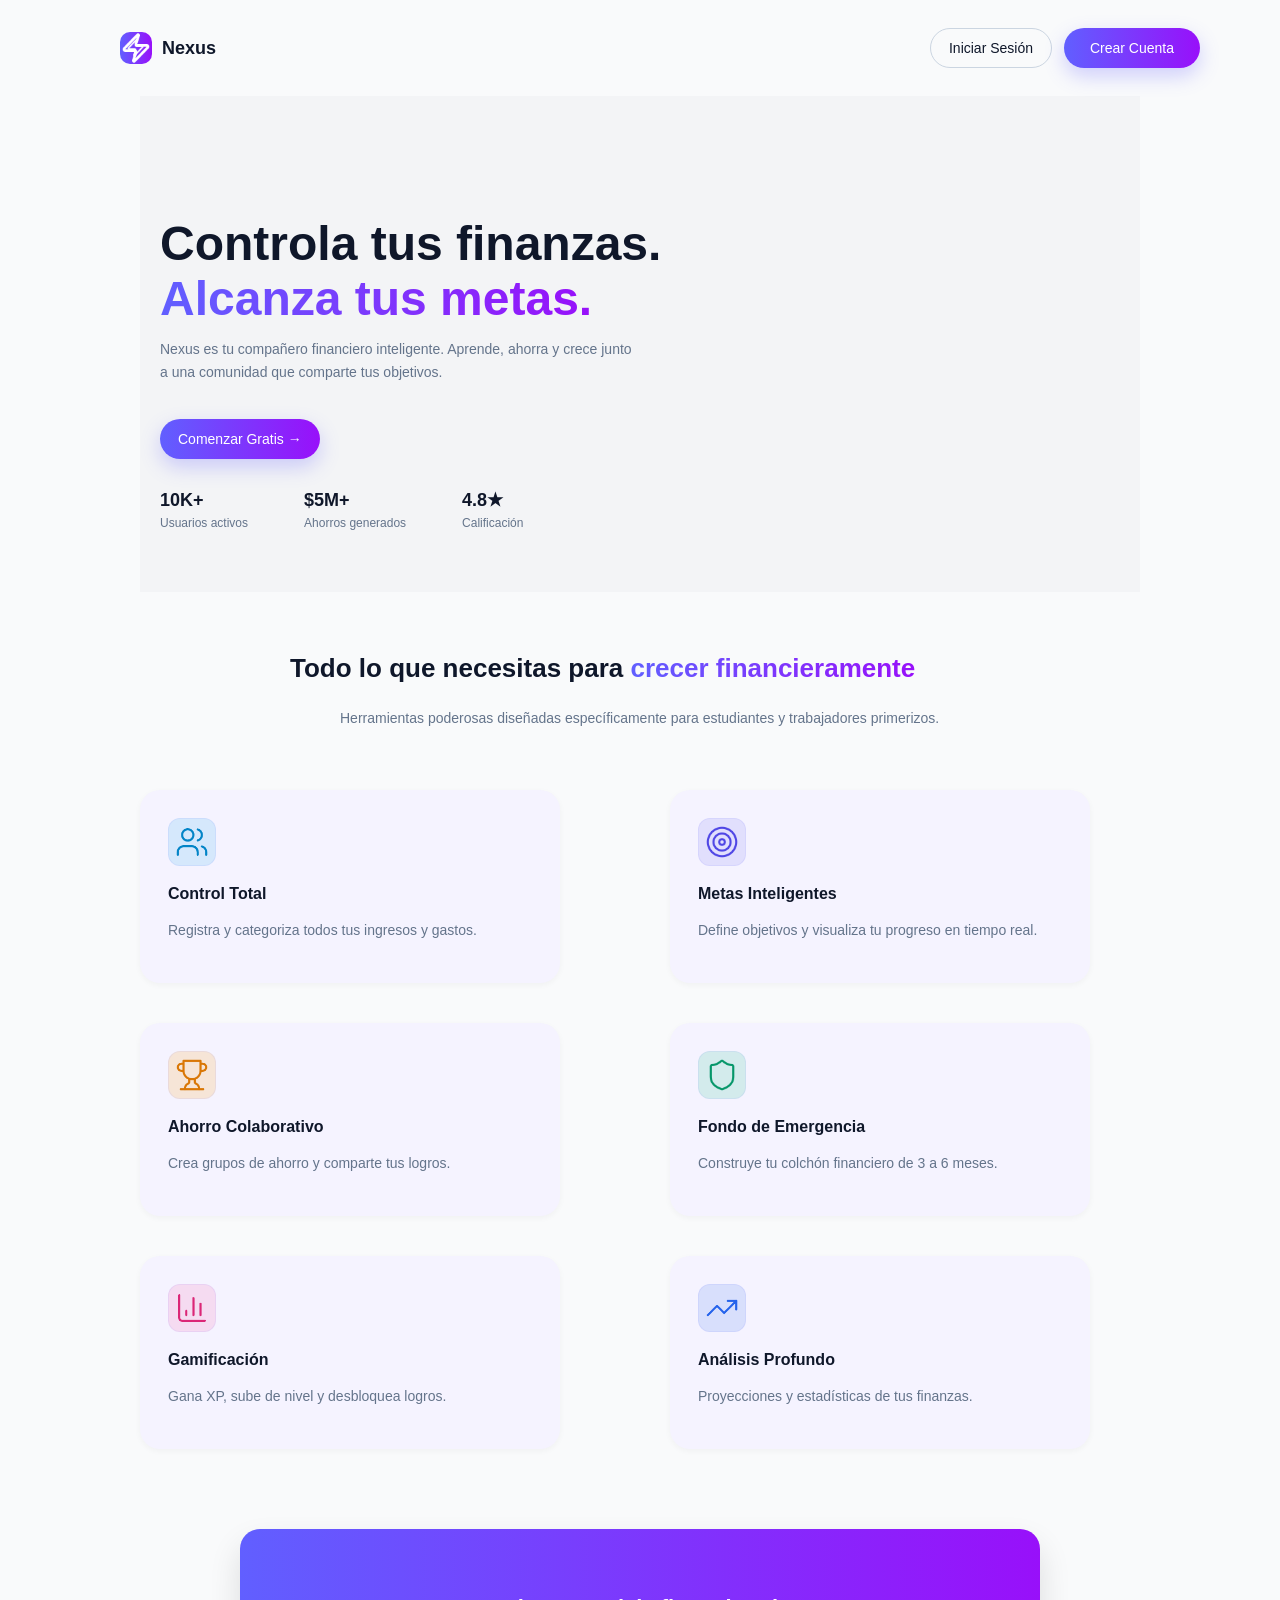
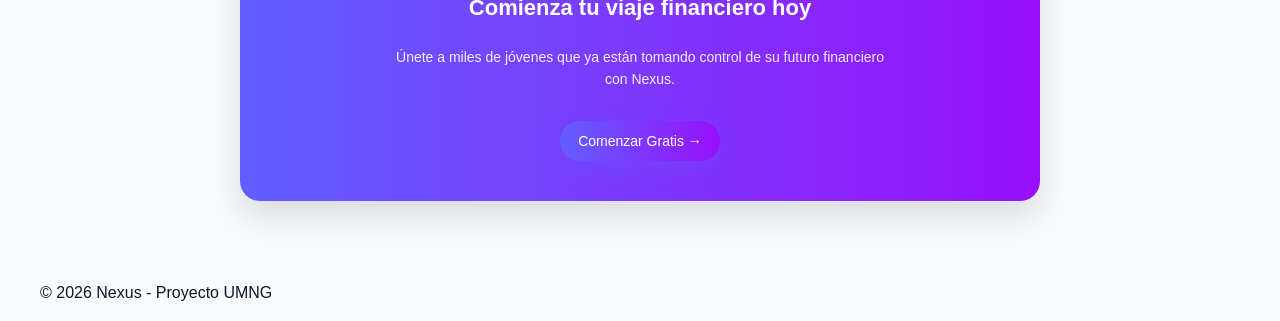
<file: index.html>
<!-- Declaración del tipo de documento: Indica que este es un archivo HTML5 -->
<!DOCTYPE html>

<!-- Etiqueta html con idioma español: Identifica que el contenido está en español -->
<html lang="es">

<head>
    <!-- Especifica el conjunto de caracteres (UTF-8) para soportar mayuscula, minúsculas, acentos, etc. -->
    <meta charset="UTF-8">
    
    <!-- Viewport: Hace que el sitio se adapte correctamente a celulares, tablets y escritorio -->
    <meta name="viewport" content="width=device-width, initial-scale=1.0">
    
    <!-- Descripción: Texto que aparece en los buscadores (Google, Bing, etc.) -->
    <meta name="description" content="Nexus - Controla tus finanzas y alcanza tus metas con herramientas inteligentes para estudiantes y trabajadores primerizos.">
    
    <!-- Palabras clave: Términos importantes para los buscadores (SEO) -->
    <meta name="keywords" content="finanzas, ahorro, metas financieras, control financiero, estudiantes, trabajadores">
    
    <!-- Autor: Crédito de quién hizo el sitio -->
    <meta name="author" content="Proyecto UMNG">
    
    <!-- Título de la página: Aparece en la pestaña del navegador -->
    <title>NEXUS - Controla tus finanzas y alcanza tus metas</title>
    
    <!-- Favicon: El icono pequeño que aparece en la pestaña del navegador -->
    <link rel="icon" href="assets/icons/favicon.ico" type="image/x-icon">

    <!-- SECCIÓN DE ESTILOS CSS -->
    
    <!-- Estilos para el layout general (estructura, grid, flexbox) -->
    <link rel="stylesheet" href="css/layout.css">
    
    <!-- Estilos para componentes reutilizables (botones, tarjetas, formularios) -->
    <link rel="stylesheet" href="css/components.css">

    <!-- Estilos específicos para login y registro de usuarios -->
    <link rel="stylesheet" href="css/auth.css">

    <!-- Ajustes responsive generales -->
    <link rel="stylesheet" href="css/responsive.css">
</head>

<body class="home-page">
    <!-- Link de accesibilidad: Permite a usuarios con discapacidades saltar al contenido principal (invisible) -->
    <a href="#main-content" class="skip-link">Saltar al contenido principal</a>

    <!-- Contenedor principal de la aplicación -->
    <div class="app">
        <!-- ENCABEZADO (HEADER) -->
        <header>
            <!-- Logo y nombre de la aplicación -->
            <figure class="logo">
                <!-- Imagen del logo con dimensiones definidas para evitar problemas de carga -->
                <img src="assets/icons/Logo.png" alt="Logo de Nexus - Plataforma financiera inteligente" width="32" height="32" class="logo-img">
                <!-- Descripción del logo (accesibilidad) -->
                <figcaption class="logo-name">Nexus</figcaption>
            </figure>

            <!-- BARRA DE NAVEGACIÓN -->
            <nav class="nav" role="navigation" aria-label="Navegación principal">
                <!-- Lista de enlaces de navegación -->
                <ul class="nav-list">
                    <!-- Botón para iniciar sesión (usuarios registrados) -->
                    <li><button type="button" id="btn-login" class="btn btn-outline">Iniciar Sesión</button></li>
                    
                    <!-- Botón para crear una nueva cuenta (usuarios nuevos) -->
                    <li><button type="button" id="btn-register" class="btn btn-primary">Crear Cuenta</button></li>
                </ul>
            </nav>
        </header>

        <!-- CONTENIDO PRINCIPAL -->
        <main class="main-content" id="main-content">
            <!-- SECCIÓN HÉROE: Primera sección con mensaje principal y llamada a acción -->
            <section class="hero-section text-center">
                <!-- Título principal: El mensaje más importante de la página -->
                <h1 class="hero-main-title">
                    Controla tus finanzas.<br>
                    <!-- Parte destacada del título con estilo especial (gradiente de color) -->
                    <span class="text-gradient">Alcanza tus metas.</span>
                </h1>

                <!-- Subtítulo: Descripción breve de qué es Nexus y para quién es -->
                <p class="hero-subtitle">
                    Nexus es tu compañero financiero inteligente. Aprende, ahorra y crece junto a una comunidad
                    que comparte tus objetivos.
                </p>

                <!-- BOTONES DE ACCIÓN: Incentivan al usuario a registrarse
                     CAMBIO: Se agregaron IDs únicos para manejar eventos con JavaScript.
                     - btn-start-free: Abre modal de registro -->
                <div class="hero-buttons">
                    <!-- Botón lleno (primario): Llama a acción principal -->
                    <button id="btn-start-free" class="btn btn-primary btn-cta">Comenzar Gratis &rarr;</button>
                </div>

                <!-- BARRA DE ESTADÍSTICAS: Muestra números impresionantes para generar confianza -->
                <div class="hero-stats-bar" role="region" aria-label="Estadísticas de Nexus">
                    <!-- Estadística 1: Cantidad de usuarios -->
                    <div class="hero-stat">
                        <span class="stat-number" aria-label="Más de 10 mil usuarios activos">10K+</span>
                        <span class="stat-label">Usuarios activos</span>
                    </div>
                    
                    <!-- Estadística 2: Total de ahorros -->
                    <div class="hero-stat">
                        <span class="stat-number" aria-label="Más de 5 millones de dólares en ahorros generados">$5M+</span>
                        <span class="stat-label">Ahorros generados</span>
                    </div>
                    
                    <!-- Estadística 3: Calificación del sitio -->
                    <div class="hero-stat">
                        <span class="stat-number" aria-label="Calificación de 4.8 estrellas">4.8★</span>
                        <span class="stat-label">Calificación</span>
                    </div>
                </div>
            </section>

            <!-- SECCIÓN DE INTRODUCCIÓN: Transición de héroe a características -->
            <section class="intro-text-section text-center">
                <!-- Título secundario que resume qué ofrece Nexus -->
                <h2 class="intro-title">
                    Todo lo que necesitas para <span class="text-gradient">crecer financieramente</span>
                </h2>
                <!-- Descripción breve del valor que proporciona Nexus -->
                <p class="intro-desc">
                    Herramientas poderosas diseñadas específicamente para estudiantes y trabajadores primerizos.
                </p>
            </section>

            <!-- SECCIÓN DE CARACTERÍSTICAS: Grid de tarjetas mostrando funciones principales -->
            <section class="features-section" aria-labelledby="features-title">
                <!-- Título invisible para accesibilidad (se usa mediante aria-labelledby) -->
                <h2 id="features-title" class="sr-only">Características de Nexus</h2>

                <!-- Grid de características (contenedor que se adapta con Grid/Flexbox) -->
                <div class="features-grid" role="list">
                    <!-- TARJETA 1: Control Total -->
                    <article class="feature-card card-style" role="listitem">
                        <!-- Icono de la característica (placeholder visual) -->
                        <div class="card-icon" aria-hidden="true"></div>
                        <!-- Título de la característica -->
                        <h3 class="card-title">Control Total</h3>
                        <!-- Descripción breve de qué hace esta característica -->
                        <p class="card-desc">Registra y categoriza todos tus ingresos y gastos.</p>
                    </article>

                    <!-- TARJETA 2: Metas Inteligentes -->
                    <article class="feature-card card-style" role="listitem">
                       <div class="card-icon" aria-hidden="true"></div>
                        <h3 class="card-title">Metas Inteligentes</h3>
                        <p class="card-desc">Define objetivos y visualiza tu progreso en tiempo real.</p>
                    </article>

                    <!-- TARJETA 3: Ahorro Colaborativo -->
                    <article class="feature-card card-style" role="listitem">
                        <div class="card-icon" aria-hidden="true"></div>
                        <h3 class="card-title">Ahorro Colaborativo</h3>
                        <p class="card-desc">Crea grupos de ahorro y comparte tus logros.</p>
                    </article>

                    <!-- TARJETA 4: Fondo de Emergencia -->
                    <article class="feature-card card-style" role="listitem">
                        <div class="card-icon" aria-hidden="true"></div>                       <h3 class="card-title">Fondo de Emergencia</h3>
                        <p class="card-desc">Construye tu colchón financiero de 3 a 6 meses.</p>
                    </article>

                    <!-- TARJETA 5: Gamificación -->
                    <article class="feature-card card-style" role="listitem">
                        <div class="card-icon" aria-hidden="true"></div>
                        <h3 class="card-title">Gamificación</h3>
                        <p class="card-desc">Gana XP, sube de nivel y desbloquea logros.</p>
                    </article>

                    <!-- TARJETA 6: Análisis Profundo -->
                    <article class="feature-card card-style" role="listitem">
                        <div class="card-icon" aria-hidden="true"></div>
                        <h3 class="card-title">Análisis Profundo</h3>
                        <p class="card-desc">Proyecciones y estadísticas de tus finanzas.</p>
                    </article>
                </div>
            </section>

            <!-- SECCIÓN DE LLAMADA A ACCIÓN FINAL: Último incentivo para que se registren -->
            <section class="final-cta-section text-center">
                <!-- Banner con gradiente visual que destaca -->
                <div class="gradient-banner">
                    <!-- Título: Refuerza el mensaje de acción -->
                    <h3 class="banner-title">Comienza tu viaje financiero hoy</h3>
                    <!-- Descripción: Crea urgencia y apoyo comunitario -->
                    <p class="banner-desc">
                        Únete a miles de jóvenes que ya están tomando control de su futuro financiero con Nexus.
                    </p>
                    <!-- Botón de registro final
                         CAMBIO: Se agregó ID btn-start-free-bottom para manejar el mismo evento
                         que el botón principal (abrir modal de registro) -->
                    <button id="btn-start-free-bottom" class="btn btn-primary btn-cta">Comenzar Gratis &rarr;</button>
                </div>
            </section>
        </main>

        <!-- PIE DE PÁGINA (FOOTER) -->
        <footer class="footer">
            <!-- Información de derechos de autor -->
            <p>&copy; 2026 Nexus - Proyecto UMNG</p>
        </footer>
    </div>

    <!-- MODAL DE AUTENTICACIÓN: Ventana emergente para login y registro -->
    <div id="auth-modal" class="modal" role="dialog" aria-labelledby="modal-title" aria-modal="true" aria-hidden="true">
        <!-- Fondo oscuro detrás del modal (permite cerrar al hacer click) -->
        <div class="modal-backdrop" id="modal-backdrop"></div>

        <!-- CONTENEDOR PRINCIPAL DEL MODAL -->
        <div class="modal-content">
            <!-- Botón para cerrar el modal -->
            <button type="button" class="modal-close" id="modal-close" aria-label="Cerrar modal">
                <!-- Símbolo 'X' para cerrar -->
                <span aria-hidden="true">&times;</span>
            </button>

            <!-- ============================================ -->
            <!-- FORMULARIO 1: LOGIN (INICIAR SESIÓN) -->
            <!-- ============================================ -->
            <div id="login-form" class="auth-form active">
                <!-- Icono principal del login -->
                <div class="auth-top-icon" aria-hidden="true">
                    <span class="auth-top-icon__symbol">→</span>
                </div>

                <!-- Encabezado del formulario -->
                <div class="modal-header">
                    <h2 id="modal-title" class="modal-title">Bienvenido a Nexus</h2>
                    <p class="modal-subtitle">Inicia sesión para continuar</p>
                </div>

                <!-- Formulario de login -->
                <form class="auth-form-content" id="login-form-element" novalidate>
                    <!-- Campo 1: Email -->
                    <div class="form-group">
                        <label for="login-email" class="form-label">Correo electrónico</label>
                        <input type="email" id="login-email" name="email" class="form-input" placeholder="tu@email.com" required autocomplete="email">
                    </div>

                    <!-- Campo 2: Contraseña -->
                    <div class="form-group">
                        <label for="login-password" class="form-label">Contraseña</label>
                        <input type="password" id="login-password" name="password" class="form-input" placeholder="••••••••" required autocomplete="current-password">
                    </div>

                    <!-- Botón de envío del formulario -->
                    <button type="submit" class="btn btn-primary">Iniciar sesión →</button>

                    <!-- Separador con texto y líneas horizontales -->
                    <div class="form-divider" aria-hidden="true">
                        <span class="divider-line"></span>
                        <span class="divider-text">¿No tienes cuenta?</span>
                        <span class="divider-line"></span>
                    </div>

                    <!-- Botón para cambiar a registro -->
                    <button type="button" class="btn btn-outline" data-switch-form="register">Crear cuenta nueva</button>
                </form>
            </div>

            <!-- ============================================ -->
            <!-- FORMULARIO 2: REGISTRO (CREAR CUENTA) -->
            <!-- ============================================ -->
            <div id="register-form" class="auth-form">
                <!-- Encabezado del formulario -->
                <div class="modal-header">
                    <h2 class="modal-title">Crear cuenta en Nexus</h2>
                    <p class="modal-subtitle">Configura tu perfil en 3 pasos</p>
                </div>

                <!-- INDICADOR DE PASOS: Muestra el progreso del registro (1/2/3) -->
                <div class="progress-steps">
                    <!-- Paso 1: Información de cuenta (inicio - activo por defecto) -->
                    <div class="progress-step active" data-step="1">
                        <div class="step-circle">1</div>
                        <span class="step-label">Cuenta</span>
                    </div>

                    <!-- Paso 2: Ingresos -->
                    <div class="progress-step" data-step="2">
                        <div class="step-circle">2</div>
                        <span class="step-label">Ingresos</span>
                    </div>

                    <!-- Paso 3: Perfil -->
                    <div class="progress-step" data-step="3">
                        <div class="step-circle">3</div>
                        <span class="step-label">Perfil</span>
                    </div>
                </div>
                <!-- ============ PASO 1: INFORMACIÓN BÁSICA ============ -->
                <div class="register-step register-step-1 active">
                    <div class="step-header">
                        <h3 class="step-section-title">Información básica</h3>
                    </div>

                    <!-- Formulario del paso 1 -->
                    <form class="auth-form-content" id="register-form-element" novalidate>
                        <!-- Campo: Nombre completo -->
                        <div class="form-group">
                            <label for="register-name" class="form-label">Nombre completo</label>
                            <input type="text" id="register-name" name="name" class="form-input" placeholder="Juan Pérez" required autocomplete="name">
                        </div>

                        <!-- Campo: Email para registro -->
                        <div class="form-group">
                            <label for="register-email" class="form-label">Correo electrónico</label>
                            <input type="email" id="register-email" name="email" class="form-input" placeholder="tujemail@com" required autocomplete="email">
                        </div>

                        <!-- Campo: Contraseña (mín. 8 caracteres) -->
                        <div class="form-group">
                            <label for="register-password" class="form-label">Contraseña</label>
                            <input type="password" id="register-password" name="password" class="form-input" required autocomplete="new-password" minlength="8">
                        </div>

                        <!-- Campo: Confirmación de contraseña -->
                        <div class="form-group">
                            <label for="register-password-confirm" class="form-label">Confirmar Contraseña</label>
                            <input type="password" id="register-password-confirm" name="password-confirm" class="form-input" required autocomplete="new-password" minlength="8">
                        </div>

                        <!-- Botones de acción: Siguiente o volver -->
                        <div class="form-actions">
                            <button type="button" class="btn btn-primary" id="register-next">Iniciar sesión →</button>
                        </div>

                        <!-- Enlace para cambiar a login -->
                        <p class="form-footer">
                            ¿Ya tienes cuenta?
                            <button type="button" class="link-btn" data-switch-form="login">Inicia sesión</button>
                        </p>

                        <!-- Enlace para volver al inicio -->
                        <p class="form-footer-secondary">
                            <button type="button" class="link-btn">+ Volver al inicio</button>
                        </p>
                    </form>
                </div>

                <!-- ============ PASO 2: INGRESOS ============ -->
                <div class="register-step register-step-2">
                    <div class="step-header">
                        <h3 class="step-section-title">Ingresos</h3>
                    </div>

                    <!-- Formulario del paso 2 -->
                    <form class="auth-form-content" id="register-income-form" novalidate>
                        <!-- Campo: Frecuencia de ingresos (radio buttons) -->
                        <div class="form-group">
                            <label class="form-label">Frecuencia de ingresos</label>

                            <!-- Grupo de opciones de ingreso -->
                            <div class="income-frequency-group">
                                <!-- Opción 1: Ingresos mensuales -->
                                <label class="frequency-option">
                                    <input type="radio" name="frequency" value="monthly" required>
                                    <span class="frequency-icon">📅</span>
                                    <span class="frequency-label">Mensual</span>
                                </label>

                                <!-- Opción 2: Ingresos quincenales (cada 15 días) -->
                                <label class="frequency-option">
                                    <input type="radio" name="frequency" value="biweekly" required>
                                    <span class="frequency-icon">📅</span>
                                    <span class="frequency-label">Quincenal</span>
                                </label>

                                <!-- Opción 3: Ingresos semanales -->
                                <label class="frequency-option">
                                    <input type="radio" name="frequency" value="weekly" required>
                                    <span class="frequency-icon">📅</span>
                                    <span class="frequency-label">Semanal</span>
                                </label>
                            </div>
                        </div>

                        <!-- Campo: Monto de ingreso estimado -->
                        <div class="form-group">
                            <label for="register-income" class="form-label">Monto estimado de ingreso base</label>

                            <!-- Grupo de entrada con símbolo y selector de moneda -->
                            <div class="currency-input-group">
                                <span class="currency-symbol">$</span>
                                <input type="text" id="register-income" name="income" class="form-input currency-input" placeholder="0" inputmode="numeric" autocomplete="off" required>
                                <label for="register-currency" class="sr-only">Moneda del ingreso</label>
                                <select id="register-currency" name="currency" class="currency-select" aria-label="Moneda del ingreso">
                                    <option value="COP" selected>COP</option>
                                    <option value="USD">USD</option>
                                    <option value="EUR">EUR</option>
                                </select>
                            </div>
                        </div>

                        <!-- Botones de acción: Atrás o Siguiente -->
                        <div class="form-actions">
                            <button type="button" class="btn btn-outline" id="register-prev">Atrás</button>
                            <button type="button" class="btn btn-primary" id="register-next-step2">Siguiente</button>
                        </div>
                    </form>
                </div>
            </div>
        </div>
    </div>

    <!-- SCRIPTS JAVASCRIPT -->
    
    <!-- ★ CAPA DE CONFIGURACIÓN - DEBE CARGARSE PRIMERO ★ -->
    <!-- config.js: constantes globales y helpers -->
    <script src="js/config.js"></script>

    <!-- ★ CAPA DE DATOS LOCAL (JSON en /data) ★ -->
    <!-- datos.js: carga JSONs locales + sesión persistida en localStorage -->
    <script src="js/datos.js"></script>

    <!-- MÓDULO DE AUTENTICACIÓN -->
    <!-- auth.js: login y registro contra los JSON locales vía datos.js -->
    <script src="js/auth.js"></script>
    
    <!-- MÓDULO DE NAVEGACIÓN -->
    <!-- navigation.js: Maneja navegación entre formularios y cambio de moneda -->
    <script src="js/navigation.js"></script>
</body>

</html>
</file>
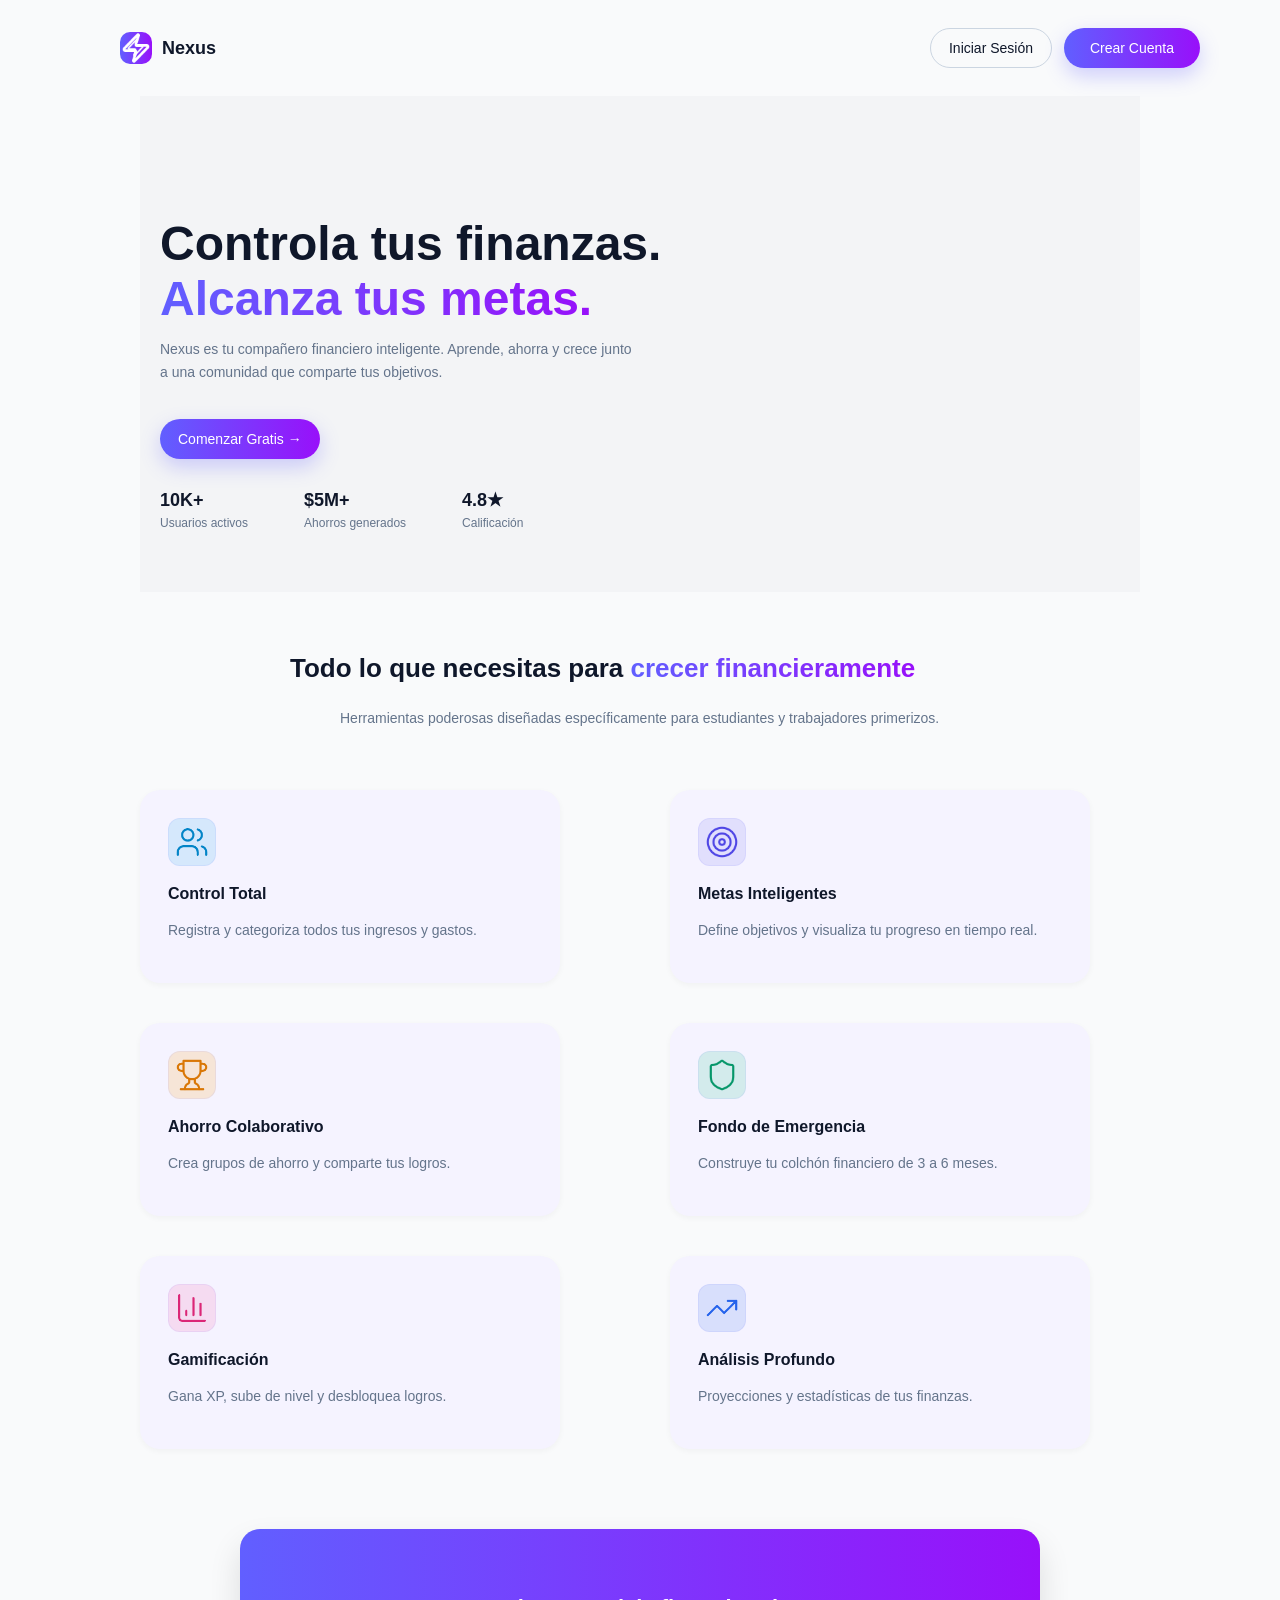
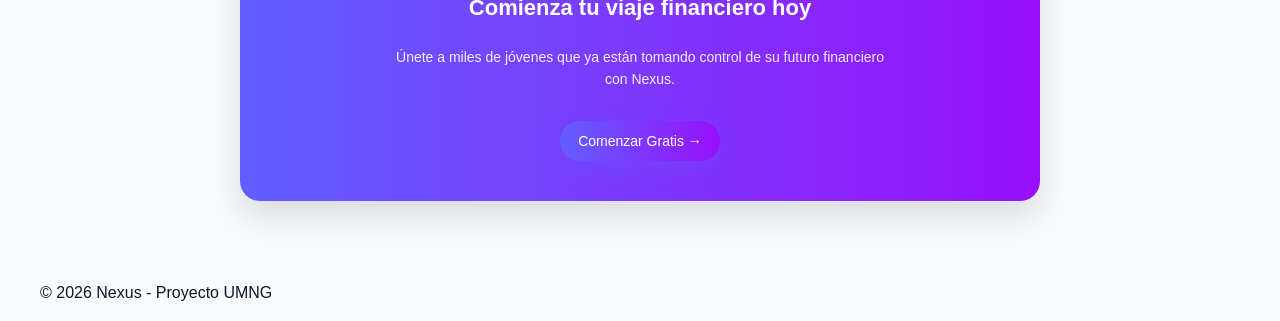
<file: Amigos.html>
<!DOCTYPE html>

<html lang="es">

<head>
  <!-- ─── META ESENCIALES ─── -->
  <!-- charset debe ser el primer elemento del head (Best Practices) -->
  <meta charset="UTF-8">

  <!-- Viewport responsivo: requerido para mobile SEO y usabilidad (RNF-03) -->
  <meta name="viewport" content="width=device-width, initial-scale=1.0">

  <!-- ─── SEO ON-PAGE ─── -->
  <meta name="description"
    content="Círculo Social de Nexus — Comparte metas de ahorro, compite sanamente con amigos y alcanza tus objetivos financieros en comunidad.">
  <meta name="keywords"
    content="finanzas colaborativas, ahorro grupal, metas de ahorro, ranking financiero, Nexus">
  <meta name="author" content="Proyecto UMNG">

  <!-- robots: indexable pero sin seguir links internos del dashboard -->
  <meta name="robots" content="noindex, nofollow">

  <!-- ─── FAVICON ─── -->
  <link rel="icon" href="assets/icons/favicon.ico" type="image/x-icon">

  <!-- ─── TÍTULO DE PÁGINA ─── -->
  <!-- Formato: Sección · Marca (SEO best practice: keyword + brand) -->
  <title>Círculo Social · NEXUS</title>

  <!-- ─── HOJAS DE ESTILO ─── -->
  <!--
    Carga paralela mediante <link> independientes.
    Se evita @import para no bloquear el render (Performance skill).
    Orden: base global → componentes → módulo específico.
  -->
  <link rel="stylesheet" href="css/layout.css">
  <link rel="stylesheet" href="css/components.css">
  <link rel="stylesheet" href="css/social.css">
  <link rel="stylesheet" href="css/responsive.css">
</head>

<body class="dashboard-page">


  <a href="#main-content" class="skip-link">Saltar al contenido principal</a>

  <div class="app-shell">


    <aside class="sidebar" aria-label="Navegación del panel de control">

      <!-- ── IDENTIDAD DE MARCA EN SIDEBAR ── -->
      <a href="index.html" class="sidebar-brand" aria-label="Nexus — ir al inicio">
        <!-- Avatar de marca con gradiente de producto -->
        <div class="sidebar-brand-avatar" aria-hidden="true">N</div>
        <span class="sidebar-brand-name">Nexus</span>
      </a>

  
      <nav class="sidebar-nav" aria-label="Secciones del panel">
        <ul class="sidebar-nav-list" role="list">

          <li>
            <a href="dashboard.html" class="sidebar-nav-item">
              <!-- Ícono decorativo: aria-hidden porque el texto del enlace es suficiente -->
              <svg class="nav-icon" aria-hidden="true" focusable="false"
                   width="18" height="18" viewBox="0 0 24 24" fill="none"
                   stroke="currentColor" stroke-width="2" stroke-linecap="round" stroke-linejoin="round">
                <path d="M3 9l9-7 9 7v11a2 2 0 0 1-2 2H5a2 2 0 0 1-2-2z"/>
                <polyline points="9 22 9 12 15 12 15 22"/>
              </svg>
              Inicio
            </a>
          </li>

          <li>
            <a href="transacciones.html" class="sidebar-nav-item">
              <svg class="nav-icon" aria-hidden="true" focusable="false"
                   width="18" height="18" viewBox="0 0 24 24" fill="none"
                   stroke="currentColor" stroke-width="2" stroke-linecap="round" stroke-linejoin="round">
                <rect x="2" y="5" width="20" height="14" rx="2"/>
                <line x1="2" y1="10" x2="22" y2="10"/>
              </svg>
              Transacciones
            </a>
          </li>

          <li>
            <a href="Metas.html" class="sidebar-nav-item">
              <svg class="nav-icon" aria-hidden="true" focusable="false"
                   width="18" height="18" viewBox="0 0 24 24" fill="none"
                   stroke="currentColor" stroke-width="2" stroke-linecap="round" stroke-linejoin="round">
                <circle cx="12" cy="12" r="10"/>
                <circle cx="12" cy="12" r="6"/>
                <circle cx="12" cy="12" r="2"/>
              </svg>
              Metas
            </a>
          </li>

          <!-- aria-current="page": indica la sección actualmente visible -->
          <li>
            <a href="Amigos.html" class="sidebar-nav-item sidebar-nav-item--active"
               aria-current="page">
              <svg class="nav-icon" aria-hidden="true" focusable="false"
                   width="18" height="18" viewBox="0 0 24 24" fill="none"
                   stroke="currentColor" stroke-width="2" stroke-linecap="round" stroke-linejoin="round">
                <path d="M17 21v-2a4 4 0 0 0-4-4H5a4 4 0 0 0-4 4v2"/>
                <circle cx="9" cy="7" r="4"/>
                <path d="M23 21v-2a4 4 0 0 0-3-3.87"/>
                <path d="M16 3.13a4 4 0 0 1 0 7.75"/>
              </svg>
              Social
            </a>
          </li>

          <li>
            <a href="analisis.html" class="sidebar-nav-item">
              <svg class="nav-icon" aria-hidden="true" focusable="false"
                   width="18" height="18" viewBox="0 0 24 24" fill="none"
                   stroke="currentColor" stroke-width="2" stroke-linecap="round" stroke-linejoin="round">
                <line x1="18" y1="20" x2="18" y2="10"/>
                <line x1="12" y1="20" x2="12" y2="4"/>
                <line x1="6"  y1="20" x2="6"  y2="14"/>
              </svg>
              Análisis
            </a>
          </li>

        </ul>
      </nav>

      <!-- ── PIE DEL SIDEBAR: MONEDA Y SESIÓN ── -->
      <div class="sidebar-footer">
        <!-- Selector de moneda: accesible como botón con estado descriptivo -->
        <button type="button" class="sidebar-currency-btn"
                aria-label="Moneda activa: Peso colombiano COP. Haz clic para cambiar">
          <svg class="nav-icon" aria-hidden="true" focusable="false"
               width="16" height="16" viewBox="0 0 24 24" fill="none"
               stroke="currentColor" stroke-width="2" stroke-linecap="round" stroke-linejoin="round">
            <circle cx="12" cy="12" r="10"/>
            <line x1="2" y1="12" x2="22" y2="12"/>
            <path d="M12 2a15.3 15.3 0 0 1 4 10 15.3 15.3 0 0 1-4 10 15.3 15.3 0 0 1-4-10 15.3 15.3 0 0 1 4-10z"/>
          </svg>
          <span class="sidebar-currency-label">
            <small>Moneda</small>
            <strong>COP</strong>
          </span>
        </button>

        <!-- Cerrar sesión: botón con rol explícito y confirmación implícita -->
        <button type="button" class="sidebar-logout-btn"
                aria-label="Cerrar sesión de Nexus">
          <svg class="nav-icon" aria-hidden="true" focusable="false"
               width="16" height="16" viewBox="0 0 24 24" fill="none"
               stroke="currentColor" stroke-width="2" stroke-linecap="round" stroke-linejoin="round">
            <path d="M9 21H5a2 2 0 0 1-2-2V5a2 2 0 0 1 2-2h4"/>
            <polyline points="16 17 21 12 16 7"/>
            <line x1="21" y1="12" x2="9" y2="12"/>
          </svg>
          Cerrar sesión
        </button>
      </div>

    </aside>
    <!-- /aside.sidebar -->


    <!-- ═══════════════════════════════════════════════════════════
         ÁREA PRINCIPAL DE CONTENIDO
         id="main-content": destino del skip link (WCAG 2.4.1)
         tabindex="-1": permite recibir foco programático sin
         incluirlo en el orden de tabulación natural.
    ═══════════════════════════════════════════════════════════ -->
    <main class="main-area" id="main-content" tabindex="-1">

      <header class="page-header">
        <div class="page-header-text">
          <h1 class="page-title">Círculo Social</h1>
          <p class="page-subtitle">Comparte metas y compite sanamente</p>
        </div>
      </header>


      <!-- ── ACCIÓN PRINCIPAL: AGREGAR AMIGO ── -->
      <!--
        El botón de agregar amigo es la acción primaria de esta vista.
        Se posiciona antes del ranking para una jerarquía visual lógica.
        type="button" evita envío accidental de formulario.
      -->
      <section class="add-friend-section" aria-label="Agregar nuevo amigo">
        <button type="button" class="btn-add-friend" aria-haspopup="dialog"
                aria-controls="add-friend-modal">
          <!-- Ícono + semántico: decorativo, el texto es suficiente -->
          <svg aria-hidden="true" focusable="false"
               width="16" height="16" viewBox="0 0 24 24" fill="none"
               stroke="currentColor" stroke-width="2.5"
               stroke-linecap="round" stroke-linejoin="round">
            <line x1="12" y1="5" x2="12" y2="19"/>
            <line x1="5"  y1="12" x2="19" y2="12"/>
          </svg>
          Agregar amigo
        </button>
      </section>


   
      <section class="ranking-section" aria-labelledby="ranking-title">

        <h2 id="ranking-title" class="section-title">
          <!-- Ícono de trofeo: decorativo respecto al título ya presente -->
          <svg aria-hidden="true" focusable="false"
               width="20" height="20" viewBox="0 0 24 24" fill="none"
               stroke="currentColor" stroke-width="2"
               stroke-linecap="round" stroke-linejoin="round">
            <polyline points="8 22 12 17 16 22"/>
            <path d="M12 17V3"/>
            <path d="M7 3H5a2 2 0 0 0-2 2v3a6 6 0 0 0 12 0V5a2 2 0 0 0-2-2h-2"/>
            <path d="M17 3h2a2 2 0 0 1 2 2v3a6 6 0 0 1-12 0V5a2 2 0 0 1 2-2h2"/>
          </svg>
          Ranking Semanal
        </h2>


        <!-- Lista de amigos: se llena dinámicamente desde amigos.json vía lista_amigos.js -->
        <ol class="ranking-list" role="list" aria-label="Clasificación semanal de tu círculo">
          <!-- Estado de carga inicial (reemplazado por JS al renderizar) -->
          <li class="ranking-loading-state">
            <p style="text-align: center; color: #999; padding: 1.5rem;">Cargando ranking...</p>
          </li>
        </ol>
        <!-- /ol.ranking-list -->

      </section>
      
      <section class="collab-goals-section" aria-labelledby="collab-goals-title">

        <!-- Encabezado de sección con ícono de personas -->
        <h2 id="collab-goals-title" class="section-title">
          <svg aria-hidden="true" focusable="false"
               width="20" height="20" viewBox="0 0 24 24" fill="none"
               stroke="currentColor" stroke-width="2"
               stroke-linecap="round" stroke-linejoin="round">
            <path d="M17 21v-2a4 4 0 0 0-4-4H5a4 4 0 0 0-4 4v2"/>
            <circle cx="9" cy="7" r="4"/>
            <path d="M23 21v-2a4 4 0 0 0-3-3.87"/>
            <path d="M16 3.13a4 4 0 0 1 0 7.75"/>
          </svg>
          Metas Colaborativas
        </h2>

        <!-- Lista de metas colaborativas — se llena dinámicamente desde
             metas.json filtrado por usuario vía metas_social.js -->
        <div class="collab-goals-list" role="list"
             aria-label="Tus metas de ahorro colaborativas activas">
          <p class="collab-goals-loading" style="text-align: center; color: #94a3b8; padding: 2rem;">
            Cargando metas...
          </p>
        </div>
        <!-- /div.collab-goals-list -->

      </section>
      <!-- /section.collab-goals-section -->

   
      <aside class="privacy-notice" aria-label="Nota sobre privacidad en metas colaborativas">
        <svg aria-hidden="true" focusable="false"
             width="14" height="14" viewBox="0 0 24 24" fill="none"
             stroke="currentColor" stroke-width="2"
             stroke-linecap="round" stroke-linejoin="round">
          <circle cx="12" cy="12" r="10"/>
          <line x1="12" y1="8" x2="12" y2="12"/>
          <line x1="12" y1="16" x2="12.01" y2="16"/>
        </svg>
        <p>
          <strong>Nota:</strong> En las metas colaborativas solo se muestran porcentajes de
          contribución. Los montos reales permanecen privados para proteger la información
          financiera de cada participante.
        </p>
      </aside>

    </main>
    <!-- /main#main-content -->

  </div>
  <!-- /div.app-shell -->


<div id="add-friend-modal" class="modal" role="dialog"
     aria-labelledby="add-friend-modal-title"
     aria-modal="true"
     aria-hidden="true">

    <div class="modal-backdrop" id="add-friend-backdrop"></div>

    <div class="modal-content">

        <!-- Botón cerrar — idéntico al de auth -->
        <button type="button" class="modal-close" id="add-friend-close"
                aria-label="Cerrar modal de agregar amigo">
            <span aria-hidden="true">&times;</span>
        </button>

        <!-- Ícono superior -->
        <div class="modal-icon-hero" aria-hidden="true">
            <svg width="32" height="32" viewBox="0 0 24 24" fill="none"
                 stroke="currentColor" stroke-width="2"
                 stroke-linecap="round" stroke-linejoin="round">
                <path d="M16 21v-2a4 4 0 0 0-4-4H5a4 4 0 0 0-4 4v2"/>
                <circle cx="8.5" cy="7" r="4"/>
                <line x1="20" y1="8" x2="20" y2="14"/>
                <line x1="23" y1="11" x2="17" y2="11"/>
            </svg>
        </div>

        <!-- Cabecera -->
        <div class="modal-header">
            <h2 id="add-friend-modal-title" class="modal-title">
                Agregar nuevos amigos
            </h2>
            <p class="modal-subtitle">
                Invita a tus contactos en esta aventura de ahorro
            </p>
        </div>

        <!-- ── LISTA DE CONTACTOS SUGERIDOS ── -->
        <section aria-labelledby="contacts-list-title">
            <div class="contacts-card">
                <h3 id="contacts-list-title" class="contacts-card-title">
                    De tus contactos
                </h3>

                <ul class="contacts-list" role="list"
                    aria-label="Contactos sugeridos para agregar">

                    <!-- Cada <li> sigue el patrón: avatar · nombre · botón agregar -->

                    <li class="contact-item">
                        <svg class="contact-avatar" aria-hidden="true" focusable="false"
                             width="32" height="32" viewBox="0 0 24 24"
                             fill="none" stroke="currentColor" stroke-width="2"
                             stroke-linecap="round" stroke-linejoin="round">
                          <path d="M20 21v-2a4 4 0 0 0-4-4H8a4 4 0 0 0-4 4v2"/>
                          <circle cx="12" cy="7" r="4"/>
                        </svg>
                        <span class="contact-name">Carlos R.</span>
                        <button type="button" class="btn-add-contact"
                                aria-label="Agregar a Carlos R. como amigo">
                            <svg aria-hidden="true" focusable="false"
                                 width="18" height="18" viewBox="0 0 24 24"
                                 fill="none" stroke="currentColor" stroke-width="2"
                                 stroke-linecap="round" stroke-linejoin="round">
                                <path d="M16 21v-2a4 4 0 0 0-4-4H5a4 4 0 0 0-4 4v2"/>
                                <circle cx="8.5" cy="7" r="4"/>
                                <line x1="20" y1="8" x2="20" y2="14"/>
                                <line x1="23" y1="11" x2="17" y2="11"/>
                            </svg>
                        </button>
                    </li>

                    <li class="contact-item">
                        <svg class="contact-avatar" aria-hidden="true" focusable="false"
                             width="32" height="32" viewBox="0 0 24 24"
                             fill="none" stroke="currentColor" stroke-width="2"
                             stroke-linecap="round" stroke-linejoin="round">
                          <path d="M20 21v-2a4 4 0 0 0-4-4H8a4 4 0 0 0-4 4v2"/>
                          <circle cx="12" cy="7" r="4"/>
                        </svg>
                        <span class="contact-name">Sofía M.</span>
                        <button type="button" class="btn-add-contact"
                                aria-label="Agregar a Sofía M. como amigo">
                            <svg aria-hidden="true" focusable="false"
                                 width="18" height="18" viewBox="0 0 24 24"
                                 fill="none" stroke="currentColor" stroke-width="2"
                                 stroke-linecap="round" stroke-linejoin="round">
                                <path d="M16 21v-2a4 4 0 0 0-4-4H5a4 4 0 0 0-4 4v2"/>
                                <circle cx="8.5" cy="7" r="4"/>
                                <line x1="20" y1="8" x2="20" y2="14"/>
                                <line x1="23" y1="11" x2="17" y2="11"/>
                            </svg>
                        </button>
                    </li>

                    <li class="contact-item">
                        <svg class="contact-avatar" aria-hidden="true" focusable="false"
                             width="32" height="32" viewBox="0 0 24 24"
                             fill="none" stroke="currentColor" stroke-width="2"
                             stroke-linecap="round" stroke-linejoin="round">
                          <path d="M20 21v-2a4 4 0 0 0-4-4H8a4 4 0 0 0-4 4v2"/>
                          <circle cx="12" cy="7" r="4"/>
                        </svg>
                        <span class="contact-name">Laura P.</span>
                        <button type="button" class="btn-add-contact"
                                aria-label="Agregar a Laura P. como amigo">
                            <svg aria-hidden="true" focusable="false"
                                 width="18" height="18" viewBox="0 0 24 24"
                                 fill="none" stroke="currentColor" stroke-width="2"
                                 stroke-linecap="round" stroke-linejoin="round">
                                <path d="M16 21v-2a4 4 0 0 0-4-4H5a4 4 0 0 0-4 4v2"/>
                                <circle cx="8.5" cy="7" r="4"/>
                                <line x1="20" y1="8" x2="20" y2="14"/>
                                <line x1="23" y1="11" x2="17" y2="11"/>
                            </svg>
                        </button>
                    </li>

                    <li class="contact-item">
                        <svg class="contact-avatar" aria-hidden="true" focusable="false"
                             width="32" height="32" viewBox="0 0 24 24"
                             fill="none" stroke="currentColor" stroke-width="2"
                             stroke-linecap="round" stroke-linejoin="round">
                          <path d="M20 21v-2a4 4 0 0 0-4-4H8a4 4 0 0 0-4 4v2"/>
                          <circle cx="12" cy="7" r="4"/>
                        </svg>
                        <span class="contact-name">Andrés T.</span>
                        <button type="button" class="btn-add-contact"
                                aria-label="Agregar a Andrés T. como amigo">
                            <svg aria-hidden="true" focusable="false"
                                 width="18" height="18" viewBox="0 0 24 24"
                                 fill="none" stroke="currentColor" stroke-width="2"
                                 stroke-linecap="round" stroke-linejoin="round">
                                <path d="M16 21v-2a4 4 0 0 0-4-4H5a4 4 0 0 0-4 4v2"/>
                                <circle cx="8.5" cy="7" r="4"/>
                                <line x1="20" y1="8" x2="20" y2="14"/>
                                <line x1="23" y1="11" x2="17" y2="11"/>
                            </svg>
                        </button>
                    </li>

                    <li class="contact-item">
                        <svg class="contact-avatar" aria-hidden="true" focusable="false"
                             width="32" height="32" viewBox="0 0 24 24"
                             fill="none" stroke="currentColor" stroke-width="2"
                             stroke-linecap="round" stroke-linejoin="round">
                          <path d="M20 21v-2a4 4 0 0 0-4-4H8a4 4 0 0 0-4 4v2"/>
                          <circle cx="12" cy="7" r="4"/>
                        </svg>
                        <span class="contact-name">Valentina C.</span>
                        <button type="button" class="btn-add-contact"
                                aria-label="Agregar a Valentina C. como amigo">
                            <svg aria-hidden="true" focusable="false"
                                 width="18" height="18" viewBox="0 0 24 24"
                                 fill="none" stroke="currentColor" stroke-width="2"
                                 stroke-linecap="round" stroke-linejoin="round">
                                <path d="M16 21v-2a4 4 0 0 0-4-4H5a4 4 0 0 0-4 4v2"/>
                                <circle cx="8.5" cy="7" r="4"/>
                                <line x1="20" y1="8" x2="20" y2="14"/>
                                <line x1="23" y1="11" x2="17" y2="11"/>
                            </svg>
                        </button>
                    </li>

                    <li class="contact-item">
                        <svg class="contact-avatar" aria-hidden="true" focusable="false"
                             width="32" height="32" viewBox="0 0 24 24"
                             fill="none" stroke="currentColor" stroke-width="2"
                             stroke-linecap="round" stroke-linejoin="round">
                          <path d="M20 21v-2a4 4 0 0 0-4-4H8a4 4 0 0 0-4 4v2"/>
                          <circle cx="12" cy="7" r="4"/>
                        </svg>
                        <span class="contact-name">Miguel F.</span>
                        <button type="button" class="btn-add-contact"
                                aria-label="Agregar a Miguel F. como amigo">
                            <svg aria-hidden="true" focusable="false"
                                 width="18" height="18" viewBox="0 0 24 24"
                                 fill="none" stroke="currentColor" stroke-width="2"
                                 stroke-linecap="round" stroke-linejoin="round">
                                <path d="M16 21v-2a4 4 0 0 0-4-4H5a4 4 0 0 0-4 4v2"/>
                                <circle cx="8.5" cy="7" r="4"/>
                                <line x1="20" y1="8" x2="20" y2="14"/>
                                <line x1="23" y1="11" x2="17" y2="11"/>
                            </svg>
                        </button>
                    </li>

                    <li class="contact-item">
                        <svg class="contact-avatar" aria-hidden="true" focusable="false"
                             width="32" height="32" viewBox="0 0 24 24"
                             fill="none" stroke="currentColor" stroke-width="2"
                             stroke-linecap="round" stroke-linejoin="round">
                          <path d="M20 21v-2a4 4 0 0 0-4-4H8a4 4 0 0 0-4 4v2"/>
                          <circle cx="12" cy="7" r="4"/>
                        </svg>
                        <span class="contact-name">Diana L.</span>
                        <button type="button" class="btn-add-contact"
                                aria-label="Agregar a Diana L. como amigo">
                            <svg aria-hidden="true" focusable="false"
                                 width="18" height="18" viewBox="0 0 24 24"
                                 fill="none" stroke="currentColor" stroke-width="2"
                                 stroke-linecap="round" stroke-linejoin="round">
                                <path d="M16 21v-2a4 4 0 0 0-4-4H5a4 4 0 0 0-4 4v2"/>
                                <circle cx="8.5" cy="7" r="4"/>
                                <line x1="20" y1="8" x2="20" y2="14"/>
                                <line x1="23" y1="11" x2="17" y2="11"/>
                            </svg>
                        </button>
                    </li>

                </ul>
            </div>
        </section>

        <!-- ── BOTÓN PRINCIPAL: AGREGAR AMIGO POR BÚSQUEDA ── -->
        <button type="button" class="btn btn-primary btn-add-friend-primary"
                aria-label="Buscar y agregar amigo manualmente">
            <svg aria-hidden="true" focusable="false"
                 width="16" height="16" viewBox="0 0 24 24" fill="none"
                 stroke="currentColor" stroke-width="2.5"
                 stroke-linecap="round" stroke-linejoin="round">
                <line x1="12" y1="5" x2="12" y2="19"/>
                <line x1="5"  y1="12" x2="19" y2="12"/>
            </svg>
            Agregar amigo
        </button>

        <!-- ── LINK DE INVITACIÓN ── -->
        <!--
            El botón copia el link al portapapeles.
            aria-live="polite" en el span interno anuncia la
            confirmación "Link copiado con éxito" sin mover el foco.
            WCAG 4.1.3 (Status Messages)
        -->
        <button type="button" class="btn-invite-link"
                id="copy-invite-link"
                aria-describedby="invite-link-status">
            <span class="invite-link-title">Link de invitación</span>
            <span class="invite-link-url" aria-hidden="true">
                nexus.app/invite/xxxxxxxxxxxxxxx
            </span>
            <span id="invite-link-status"
                  class="sr-only"
                  aria-live="polite"
                  aria-atomic="true">
                <!-- JS escribe aquí: "Link copiado con éxito" -->
            </span>
        </button>

        <!-- ── BOTÓN REGRESAR ── -->
        <button type="button" class="btn-modal-back" id="add-friend-back"
                aria-label="Regresar a la vista del Círculo Social">
            <svg aria-hidden="true" focusable="false"
                 width="16" height="16" viewBox="0 0 24 24" fill="none"
                 stroke="currentColor" stroke-width="2"
                 stroke-linecap="round" stroke-linejoin="round">
                <polyline points="15 18 9 12 15 6"/>
            </svg>
            Regresar
        </button>

    </div>
    <!-- /div.modal-content -->

</div>
<!-- /div#add-friend-modal -->


<!-- ════════════════════════════════════════════════════════════
     SUB-MODAL: AGREGAR AMIGO MANUAL
     ════════════════════════════════════════════════════════════
     Reemplaza al prompt() nativo del navegador. Se abre desde
     el botón "Agregar amigo" del modal padre y permite escribir
     el nombre con la misma estética del resto de la página.
-->
<div id="add-friend-manual-modal" class="modal" role="dialog"
     aria-labelledby="add-friend-manual-title"
     aria-modal="true"
     aria-hidden="true">

    <div class="modal-backdrop" id="add-friend-manual-backdrop"></div>

    <div class="modal-content modal-content--small">

        <!-- Botón cerrar (×) -->
        <button type="button" class="modal-close" id="add-friend-manual-close"
                aria-label="Cerrar formulario de agregar amigo">
            <span aria-hidden="true">&times;</span>
        </button>

        <!-- Icono superior (mismo estilo que el modal padre) -->
        <div class="modal-icon-hero" aria-hidden="true">
            <svg width="32" height="32" viewBox="0 0 24 24" fill="none"
                 stroke="currentColor" stroke-width="2"
                 stroke-linecap="round" stroke-linejoin="round">
                <path d="M16 21v-2a4 4 0 0 0-4-4H5a4 4 0 0 0-4 4v2"/>
                <circle cx="8.5" cy="7" r="4"/>
                <line x1="20" y1="8" x2="20" y2="14"/>
                <line x1="23" y1="11" x2="17" y2="11"/>
            </svg>
        </div>

        <!-- Cabecera -->
        <div class="modal-header">
            <h2 id="add-friend-manual-title" class="modal-title">
                Agregar amigo manualmente
            </h2>
            <p class="modal-subtitle">
                Escribe el nombre del amigo que quieres invitar
            </p>
        </div>

        <!-- Formulario -->
        <form id="add-friend-manual-form" class="add-friend-manual-form" novalidate>

            <div class="form-field">
                <label for="add-friend-manual-input" class="form-field-label">
                    Nombre del amigo
                </label>
                <input
                    type="text"
                    id="add-friend-manual-input"
                    class="form-field-input"
                    placeholder="Ej: Camila Rojas"
                    autocomplete="off"
                    required
                    maxlength="40">
                <p class="form-field-hint">Máximo 40 caracteres</p>
            </div>

            <div class="modal-actions">
                <button type="button" class="btn-modal-cancel" id="add-friend-manual-cancel">
                    Cancelar
                </button>
                <button type="submit" class="btn-modal-confirm">
                    Agregar
                </button>
            </div>

        </form>

    </div>
    <!-- /div.modal-content -->

</div>
<!-- /div#add-friend-manual-modal -->


  <!-- ============================================
       MÓDULOS JAVASCRIPT - ORDEN IMPORTANTE
       ============================================
       1. datos.js         - Punto central de carga de JSONs + sesión
       2. amigo.js         - Genera HTML de cada amigo del ranking
       3. lista_amigos.js  - Carga, ordena y renderiza el ranking
       4. metas_social.js  - Renderiza metas colaborativas del usuario
       5. social.js        - Coordinador: modal de agregar amigo y eventos
       6. navigation.js    - Cambio de moneda y logout
  -->
  <!-- ★ CAPA DE CONFIGURACIÓN Y DATOS LOCALES ★ -->
  <script src="js/config.js"></script>
  <script src="js/datos.js"></script>
  
  <!-- SCRIPTS DE NEGOCIO -->
  <script defer src="js/amigo.js"></script>
  <script defer src="js/lista_amigos.js"></script>
  <script defer src="js/metas_social.js"></script>
  <script defer src="js/social.js"></script>
  <script defer src="js/navigation.js"></script>

</body>

</html>
</file>
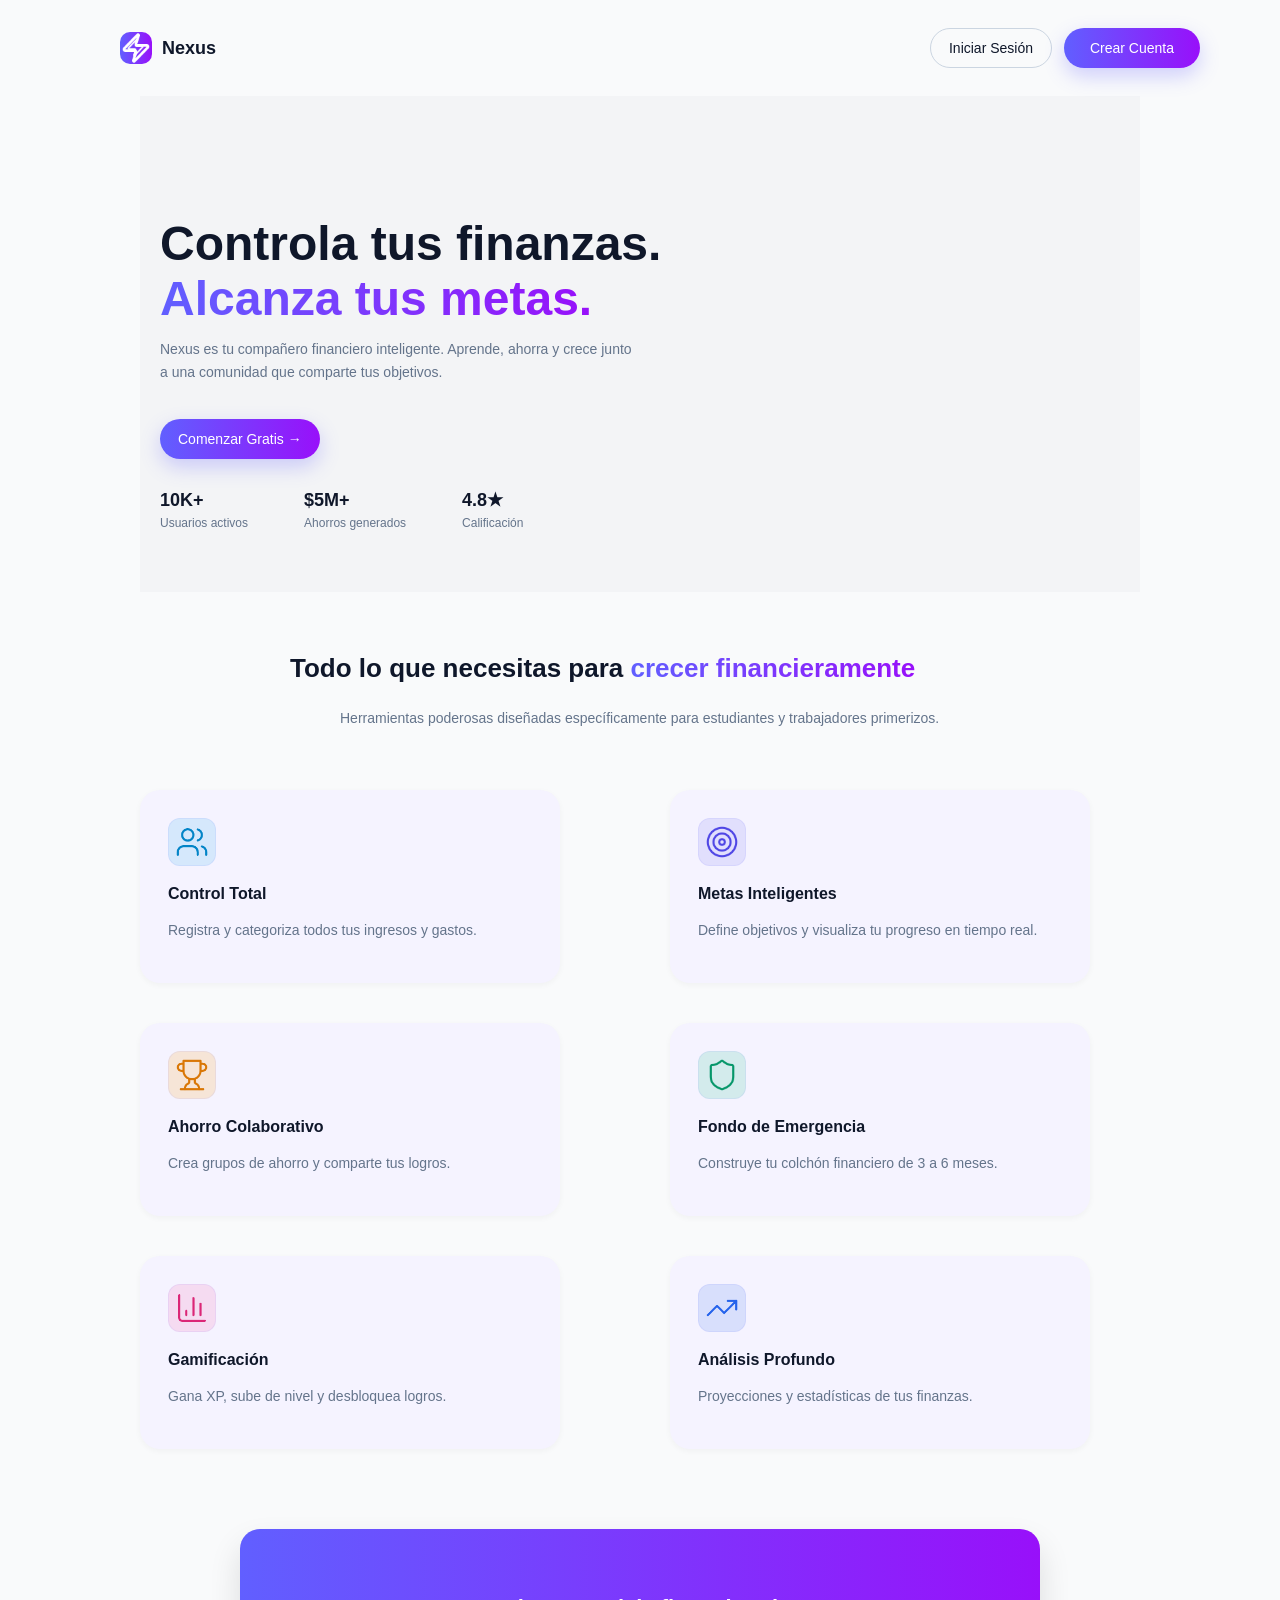
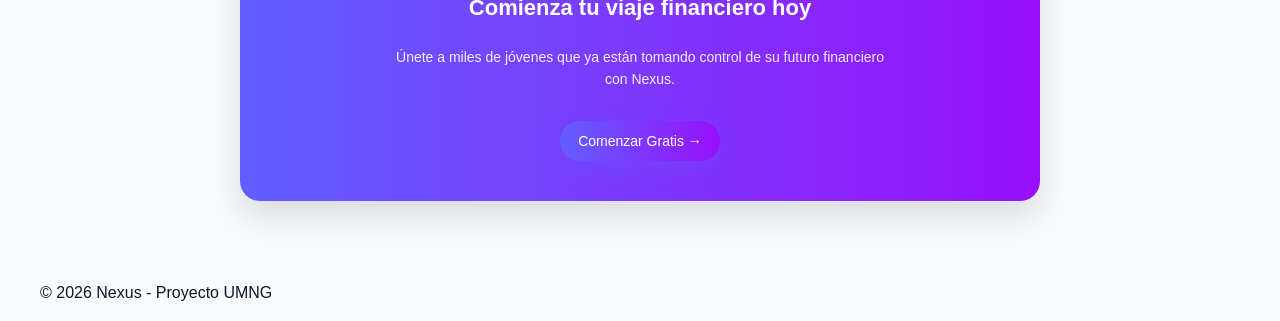
<file: analisis.html>
<!-- Declaración HTML5: Indica que esto es un archivo HTML moderno -->
<!DOCTYPE html>

<!-- Etiqueta raíz en español: Especifica que el contenido está en idioma español -->
<html lang="es">

<head>
  <!-- Especifica la codificación de caracteres (UTF-8): Soporta acentos, mayúsculas, etc. -->
  <meta charset="UTF-8">
  
  <!-- Viewport: Hace que la página se adapte a cualquier pantalla (móvil, tablet, desktop) -->
  <meta name="viewport" content="width=device-width, initial-scale=1.0">

  <!-- Página autenticada por usuario: No debe aparecer en buscadores Google/Bing -->
  <meta name="robots" content="noindex, nofollow">
  
  <!-- Descripción: Texto que aparece en los resultados de búsqueda -->
  <meta name="description" content="Analiza tus patrones de gasto, proyecciones y salud financiera con gráficos y estadísticas detalladas en NEXUS.">

  <!-- Restricción de permisos: Esta página NO necesita acceso a geolocalización, cámara ni micrófono -->
  <meta http-equiv="Permissions-Policy" content="geolocation=(), camera=(), microphone=()">

  <!-- Título: Aparece en la pestaña del navegador -->
  <title>Análisis | NEXUS - Tu resumen financiero</title>

  <!-- Preconexión a Google Fonts: Acelera la carga de fuentes personalizadas -->
  <link rel="preconnect" href="https://fonts.googleapis.com">
  <link rel="preconnect" href="https://fonts.gstatic.com" crossorigin>

  <!-- Favicon: Icono pequeño que aparece en la pestaña del navegador -->
  <link rel="icon" href="assets/icons/favicon.ico" type="image/x-icon">

  <!-- ESTILOS CSS (en orden de especificidad) -->
  
  <!-- Estilos base: Layout general (estructura Grid/Flexbox del dashboard) -->
  <link rel="stylesheet" href="css/layout.css">
  
  <!-- Estilos de componentes: Botones, tarjetas, inputs reutilizables -->
  <link rel="stylesheet" href="css/components.css">
  
  <!-- Estilos específicos del dashboard: Sidebar, header, main content -->
  <link rel="stylesheet" href="css/dashboard.css">
  <link rel="stylesheet" href="css/analisis.css">
  <link rel="stylesheet" href="css/responsive.css">
</head>

<!-- Body con clase especial que indica que esta es una página del dashboard (pagina autenticada) -->
<body class="dashboard-page">


  <!-- Skip link: Link invisible que aparece al hacer Tab (para accesibilidad)
       Permite a usuarios de teclado/lector de pantalla saltar el sidebar y acceder rápido al contenido -->
  <a href="#main-content" class="skip-link">Saltar al contenido principal</a>

  <!-- Región dinámica para lectores de pantalla: Invisible visualmente
       Se usa para anunciar cambios (mensajes de éxito, errores, etc.) que ocurren sin recargar la página -->
  <div id="status-announcer" aria-live="polite" aria-atomic="true" class="sr-only"></div>

  <!-- Contenedor principal del layout: Grid de dos columnas (sidebar + main) -->
  <div class="dashboard-layout">

    <!-- ================================================
         SIDEBAR — Navegación principal y controles
         ================================================
         Menú lateral fijo que permite navegar entre:
         - Inicio (Dashboard)
         - Transacciones
         - Metas
         - Social
         - Análisis (PÁGINA ACTUAL - marcada con active)
         
         También contiene:
         - Selector de moneda
         - Botón cerrar sesión
    -->
    <nav class="sidebar" aria-label="Navegación principal de NEXUS" id="sidebar">

      <!-- ============================================
           MARCA Y LOGO DE NEXUS
           ============================================ -->
      <div class="sidebar-logo">
        <div class="sidebar-logo-icon" aria-hidden="true">N</div>
        <span class="sidebar-logo-name">Nexus</span>
      </div>

      <!-- ============================================
           MENÚ DE NAVEGACIÓN
           ============================================
           Lista de enlaces a las diferentes secciones.
           aria-current="page" marca la página actual (Análisis)
       -->
      <ul class="sidebar-nav-list" role="list">
        <!-- Link 1: Inicio (Dashboard) -->
        <li>
          <a href="dashboard.html" class="sidebar-nav-link">
            <!-- Icono SVG: Casa (para Inicio) -->
            <svg class="sidebar-nav-icon" aria-hidden="true" width="20" height="20" viewBox="0 0 24 24" fill="none" stroke="currentColor" stroke-width="2" stroke-linecap="round" stroke-linejoin="round">
              <path d="M3 9l9-7 9 7v11a2 2 0 0 1-2 2H5a2 2 0 0 1-2-2z"/>
              <polyline points="9 22 9 12 15 12 15 22"/>
            </svg>
            <!-- Texto del enlace -->
            <span>Inicio</span>
          </a>
        </li>

        <!-- Link 2: Transacciones -->
        <li>
          <a href="transacciones.html" class="sidebar-nav-link">
            <!-- Icono SVG: Tarjeta/Transacción -->
            <svg class="sidebar-nav-icon" aria-hidden="true" width="20" height="20" viewBox="0 0 24 24" fill="none" stroke="currentColor" stroke-width="2" stroke-linecap="round" stroke-linejoin="round">
              <rect x="2" y="5" width="20" height="14" rx="2"/>
              <line x1="2" y1="10" x2="22" y2="10"/>
            </svg>
            <span>Transacciones</span>
          </a>
        </li>

        <!-- Link 3: Metas -->
        <li>
          <a href="Metas.html" class="sidebar-nav-link">
            <!-- Icono SVG: Círculos concéntricos (objetivo/meta) -->
            <svg class="sidebar-nav-icon" aria-hidden="true" width="20" height="20" viewBox="0 0 24 24" fill="none" stroke="currentColor" stroke-width="2" stroke-linecap="round" stroke-linejoin="round">
              <circle cx="12" cy="12" r="10"/>
              <circle cx="12" cy="12" r="6"/>
              <circle cx="12" cy="12" r="2"/>
            </svg>
            <span>Metas</span>
          </a>
        </li>

        <!-- Link 4: Social -->
        <li>
          <a href="Amigos.html" class="sidebar-nav-link">
            <!-- Icono SVG: Personas/Comunidad -->
            <svg class="sidebar-nav-icon" aria-hidden="true" width="20" height="20" viewBox="0 0 24 24" fill="none" stroke="currentColor" stroke-width="2" stroke-linecap="round" stroke-linejoin="round">
              <path d="M17 21v-2a4 4 0 0 0-4-4H5a4 4 0 0 0-4 4v2"/>
              <circle cx="9" cy="7" r="4"/>
              <path d="M23 21v-2a4 4 0 0 0-3-3.87"/>
              <path d="M16 3.13a4 4 0 0 1 0 7.75"/>
            </svg>
            <span>Social</span>
          </a>
        </li>

        <!-- Link 5: Análisis (PÁGINA ACTUAL) -->
        <li>
          <!-- Clase active + aria-current="page" indican que esta es la página actual -->
          <a href="analisis.html" class="sidebar-nav-link sidebar-nav-link--active" aria-current="page">
            <!-- Icono SVG: Gráfico de barras (análisis) -->
            <svg class="sidebar-nav-icon" aria-hidden="true" width="20" height="20" viewBox="0 0 24 24" fill="none" stroke="currentColor" stroke-width="2" stroke-linecap="round" stroke-linejoin="round">
              <line x1="18" y1="20" x2="18" y2="10"/>
              <line x1="12" y1="20" x2="12" y2="4"/>
              <line x1="6" y1="20" x2="6" y2="14"/>
            </svg>
            <span>Análisis</span>
          </a>
        </li>
      </ul>

      <!-- ============================================
           PIE DEL SIDEBAR
           ============================================
           Selector de moneda y botón para cerrar sesión
       -->
      <div class="sidebar-footer">

        <!-- SELECTOR DE MONEDA -->
        <div class="sidebar-currency">
          <!-- Icono SVG: Globo terraqueo (moneda internacional) -->
          <svg class="sidebar-nav-icon" aria-hidden="true" width="18" height="18" viewBox="0 0 24 24" fill="none" stroke="currentColor" stroke-width="2" stroke-linecap="round" stroke-linejoin="round">
            <circle cx="12" cy="12" r="10"/>
            <line x1="2" y1="12" x2="22" y2="12"/>
            <path d="M12 2a15.3 15.3 0 0 1 4 10 15.3 15.3 0 0 1-4 10 15.3 15.3 0 0 1-4-10 15.3 15.3 0 0 1 4-10z"/>
          </svg>
          <!-- Contenedor con etiqueta y selector -->
          <div class="sidebar-currency-info">
            <!-- Etiqueta: "Moneda" -->
            <span class="sidebar-currency-label">Moneda</span>
            <!-- Label invisible pero disponible para screenreaders (accesibilidad) -->
            <label for="currency-select" class="sr-only">Seleccionar moneda</label>
            <!-- Dropdown para elegir moneda (COP, USD, EUR) -->
            <select id="currency-select" class="sidebar-currency-select">
              <option value="COP" selected>COP</option>
              <option value="USD">USD</option>
              <option value="EUR">EUR</option>
            </select>
          </div>
        </div>

        <!-- BOTÓN CERRAR SESIÓN -->
        <button type="button" class="sidebar-logout-btn" id="btn-logout">
          <!-- Icono SVG: Puerta (logout) -->
          <svg class="sidebar-nav-icon" aria-hidden="true" width="18" height="18" viewBox="0 0 24 24" fill="none" stroke="currentColor" stroke-width="2" stroke-linecap="round" stroke-linejoin="round">
            <path d="M9 21H5a2 2 0 0 1-2-2V5a2 2 0 0 1 2-2h4"/>
            <polyline points="16 17 21 12 16 7"/>
            <line x1="21" y1="12" x2="9" y2="12"/>
          </svg>
          <span>Cerrar sesión</span>
        </button>

      </div>
    </nav>
    <!-- /SIDEBAR -->




    <!-- ================================================
         ÁREA PRINCIPAL — Header + Contenido del análisis
         ================================================
         Contiene:
         1. Header: Título y descripción de la página
         2. Main: Las 3 secciones de análisis:
            - Tarjetas de métricas clave
            - Salud financiera (lista)
            - Proyecciones (gráficos)
    -->
    <div class="dashboard-main">

      <!-- ============================================
           HEADER DE LA PÁGINA
           ============================================
           Muestra el título "Análisis Financiero" 
           y descripción "Visualiza tus patrones y proyecciones"
       -->
      <header class="dashboard-header">
        <div class="page-header-content">
          <!-- Título principal de la página -->
          <h1 class="page-title">Análisis Financiero</h1>
          <!-- Subtítulo descriptivo -->
          <p class="page-subtitle">Visualiza tus patrones y proyecciones</p>
        </div>
      </header>

      <!-- ============================================
           CONTENIDO PRINCIPAL
           ============================================
           Aquí van las 3 secciones de análisis
       -->
      <main class="main-content" id="main-content" tabindex="-1">


        <!-- ============================================
             SECCIÓN 1: TARJETAS DE MÉTRICAS CLAVE
             ============================================
             Muestra 4 tarjetas coloridas con información importante:
             1. Ahorro (%): Cambio porcentual en ahorros
             2. Ahorros ($): Total de dinero ahorrado
             3. Gastos ($): Gasto total del mes
             4. Meta ($): Meta de ahorro establecida
             
             Cada tarjeta tiene icono + label + valor
             Layout: Grid (2x2 o responsive)
        -->
        <section class="metrics-section" aria-labelledby="metrics-title">
          <!-- Título invisible para accesibilidad (solo screenreaders) -->
          <h2 id="metrics-title" class="sr-only">Métricas clave de tu análisis financiero</h2>

          <!-- Contenedor Grid: Tus compañeros usarán CSS Grid aquí -->
          <div class="metrics-grid">

            <!-- TARJETA 1: Ahorro (cambio porcentual vs mes anterior) - PÚRPURA
                 Valor calculado por analisis.js a partir de transacciones -->
            <article class="metric-card metric-card--savings">
              <div class="metric-header">
                <h3 class="metric-label">Ahorro</h3>
                <span class="metric-icon" aria-hidden="true">📈</span>
              </div>
              <p class="metric-value" id="metric-savings-change">—</p>
            </article>

            <!-- TARJETA 2: Balance del mes (ingresos - gastos) - VERDE -->
            <article class="metric-card metric-card--total-savings">
              <div class="metric-header">
                <h3 class="metric-label">Ahorros</h3>
                <span class="metric-icon" aria-hidden="true">💰</span>
              </div>
              <p class="metric-value" id="metric-total-savings">$0 COP</p>
            </article>

            <!-- TARJETA 3: Gastos totales del mes - NARANJA -->
            <article class="metric-card metric-card--expenses">
              <div class="metric-header">
                <h3 class="metric-label">Gastos</h3>
                <span class="metric-icon" aria-hidden="true">💸</span>
              </div>
              <p class="metric-value" id="metric-total-expenses">$0 COP</p>
            </article>

            <!-- TARJETA 4: Suma de objetivos de metas activas - ROSA -->
            <article class="metric-card metric-card--goal">
              <div class="metric-header">
                <h3 class="metric-label">Meta</h3>
                <span class="metric-icon" aria-hidden="true">🎯</span>
              </div>
              <p class="metric-value" id="metric-goal-total">$0 COP</p>
            </article>

          </div>
        </section>


        <!-- ============================================
             SECCIÓN 2: SALUD FINANCIERA
             ============================================
             Muestra 4 items en una lista con detalles financieros:
             1. Ingresos totales: $300 COP
             2. Gastos totales: $525 COP
             3. Gastos fijos: $80 COP
             4. Ratio gastos/ingresos: 27%
             
             Cada item tiene:
             - Etiqueta (nombre)
             - Categoría (tipo)
             - Valor (cantidad o porcentaje)
        -->
        <section class="financial-health-section" aria-labelledby="health-title">
          <!-- Título de la sección -->
          <h2 id="health-title" class="section-title">Salud Financiera</h2>

          <!-- Contenedor con la lista -->
          <div class="health-content">
            <!-- Lista de items de salud financiera -->
            <ul class="health-list" role="list">

              <!-- ITEM 1: Ingresos totales del mes -->
              <li class="health-item">
                <div class="health-item-content">
                  <span class="health-label">Ingresos totales</span>
                  <span class="health-category">Este mes</span>
                </div>
                <strong class="health-value health-value--income" id="health-income">$0 COP</strong>
              </li>

              <!-- ITEM 2: Gastos totales del mes -->
              <li class="health-item">
                <div class="health-item-content">
                  <span class="health-label">Gastos totales</span>
                  <span class="health-category">Este mes</span>
                </div>
                <strong class="health-value health-value--expense" id="health-expenses">$0 COP</strong>
              </li>

              <!-- ITEM 3: Gastos fijos (transacciones marcadas como fijas) -->
              <li class="health-item">
                <div class="health-item-content">
                  <span class="health-label">Gastos fijos</span>
                  <span class="health-category">Recurrentes esenciales</span>
                </div>
                <strong class="health-value health-value--fixed" id="health-fixed">$0 COP</strong>
              </li>

              <!-- ITEM 4: Ratio gastos fijos / ingresos -->
              <li class="health-item">
                <div class="health-item-content">
                  <span class="health-label">Gastos fijos / ingreso</span>
                  <span class="health-category">Indicador de salud</span>
                </div>
                <strong class="health-value health-value--ratio" id="health-ratio">0%</strong>
              </li>

            </ul>
          </div>
        </section>


        <!-- ============================================
             SECCIÓN 3: PROYECCIONES
             ============================================
             Muestra predicciones de ahorro para 3 meses basadas en 
             el consumo promedio del usuario.
             
             Cada proyección tiene:
             - Label con el mes (Mes 1, Mes 2, Mes 3)
             - Valor predicho en COP
             - Barra visual de progreso coloreada
        -->
        <section class="projections-section" aria-labelledby="projections-title">
          <!-- Título de la sección -->
          <h2 id="projections-title" class="section-title">Proyecciones</h2>

          <!-- Cabecera con explicación -->
          <div class="projections-header">
            <!-- Subtítulo explicativo -->
            <p class="projections-subtitle">Basado en el consumo promedio ponderado</p>
            <!-- Período analizado (3 meses) -->
            <span class="projections-time" aria-label="Período de análisis">3 meses</span>
          </div>

          <!-- Contenedor con las proyecciones -->
          <div class="projections-content">
            <!-- Lista de proyecciones por mes -->
            <ul class="projections-list" role="list">

              <!-- PROYECCIÓN MES 1 -->
              <li class="projection-item">
                <div class="projection-item-header">
                  <span class="projection-label">Mes 1</span>
                  <span class="projection-value" id="projection-value-1">$0 COP</span>
                </div>
                <div class="projection-bar-container" role="progressbar" aria-valuenow="0" aria-valuemin="0" aria-valuemax="100" id="projection-bar-container-1">
                  <div class="projection-bar projection-bar--cyan" id="projection-bar-1" style="width: 0%"></div>
                </div>
              </li>

              <!-- PROYECCIÓN MES 2 -->
              <li class="projection-item">
                <div class="projection-item-header">
                  <span class="projection-label">Mes 2</span>
                  <span class="projection-value" id="projection-value-2">$0 COP</span>
                </div>
                <div class="projection-bar-container" role="progressbar" aria-valuenow="0" aria-valuemin="0" aria-valuemax="100" id="projection-bar-container-2">
                  <div class="projection-bar projection-bar--purple" id="projection-bar-2" style="width: 0%"></div>
                </div>
              </li>

              <!-- PROYECCIÓN MES 3 -->
              <li class="projection-item">
                <div class="projection-item-header">
                  <span class="projection-label">Mes 3</span>
                  <span class="projection-value" id="projection-value-3">$0 COP</span>
                </div>
                <div class="projection-bar-container" role="progressbar" aria-valuenow="0" aria-valuemin="0" aria-valuemax="100" id="projection-bar-container-3">
                  <div class="projection-bar projection-bar--orange" id="projection-bar-3" style="width: 0%"></div>
                </div>
              </li>

            </ul>

            <!-- NOTA INFORMATIVA -->
            <!-- Cuadro de consejo para mejorar proyecciones -->
            <div class="projections-note" role="note">
              <!-- Icono: i (información) -->
              <svg class="note-icon" aria-hidden="true" width="16" height="16" viewBox="0 0 24 24" fill="none" stroke="currentColor" stroke-width="2" stroke-linecap="round" stroke-linejoin="round">
                <circle cx="12" cy="12" r="10"/>
                <line x1="12" y1="16" x2="12" y2="12"/>
                <line x1="12" y1="8" x2="12.01" y2="8"/>
              </svg>
              <!-- Texto del consejo/nota -->
              <p class="note-text">Consejo: Mantén un consumo mensual consistente para mejores proyecciones.</p>
            </div>

          </div>
        </section>

      </main>

    </div>
    <!-- /DASHBOARD MAIN -->

  </div>

  <!-- ============================================
       SCRIPTS JAVASCRIPT
       ============================================
       Script que maneja la funcionalidad interactiva del dashboard:
       - Cambiar moneda
       - Logout
       - Actualizar datos dinámicamente
  -->
  <!-- ★ CAPA DE CONFIGURACIÓN Y DATOS LOCALES ★ -->
  <script src="js/config.js"></script>
  <script src="js/datos.js"></script>
  
  <!-- SCRIPTS DE NEGOCIO -->
  <!-- calculos.js: funciones puras de cálculo financiero -->
  <script src="js/calculos.js"></script>
  <!-- analisis.js: renderiza las 3 secciones con datos reales -->
  <script src="js/analisis.js"></script>

  <!-- Script de navegación: cambio de moneda y logout -->
  <script src="js/navigation.js"></script>

</body>
</html>
</file>
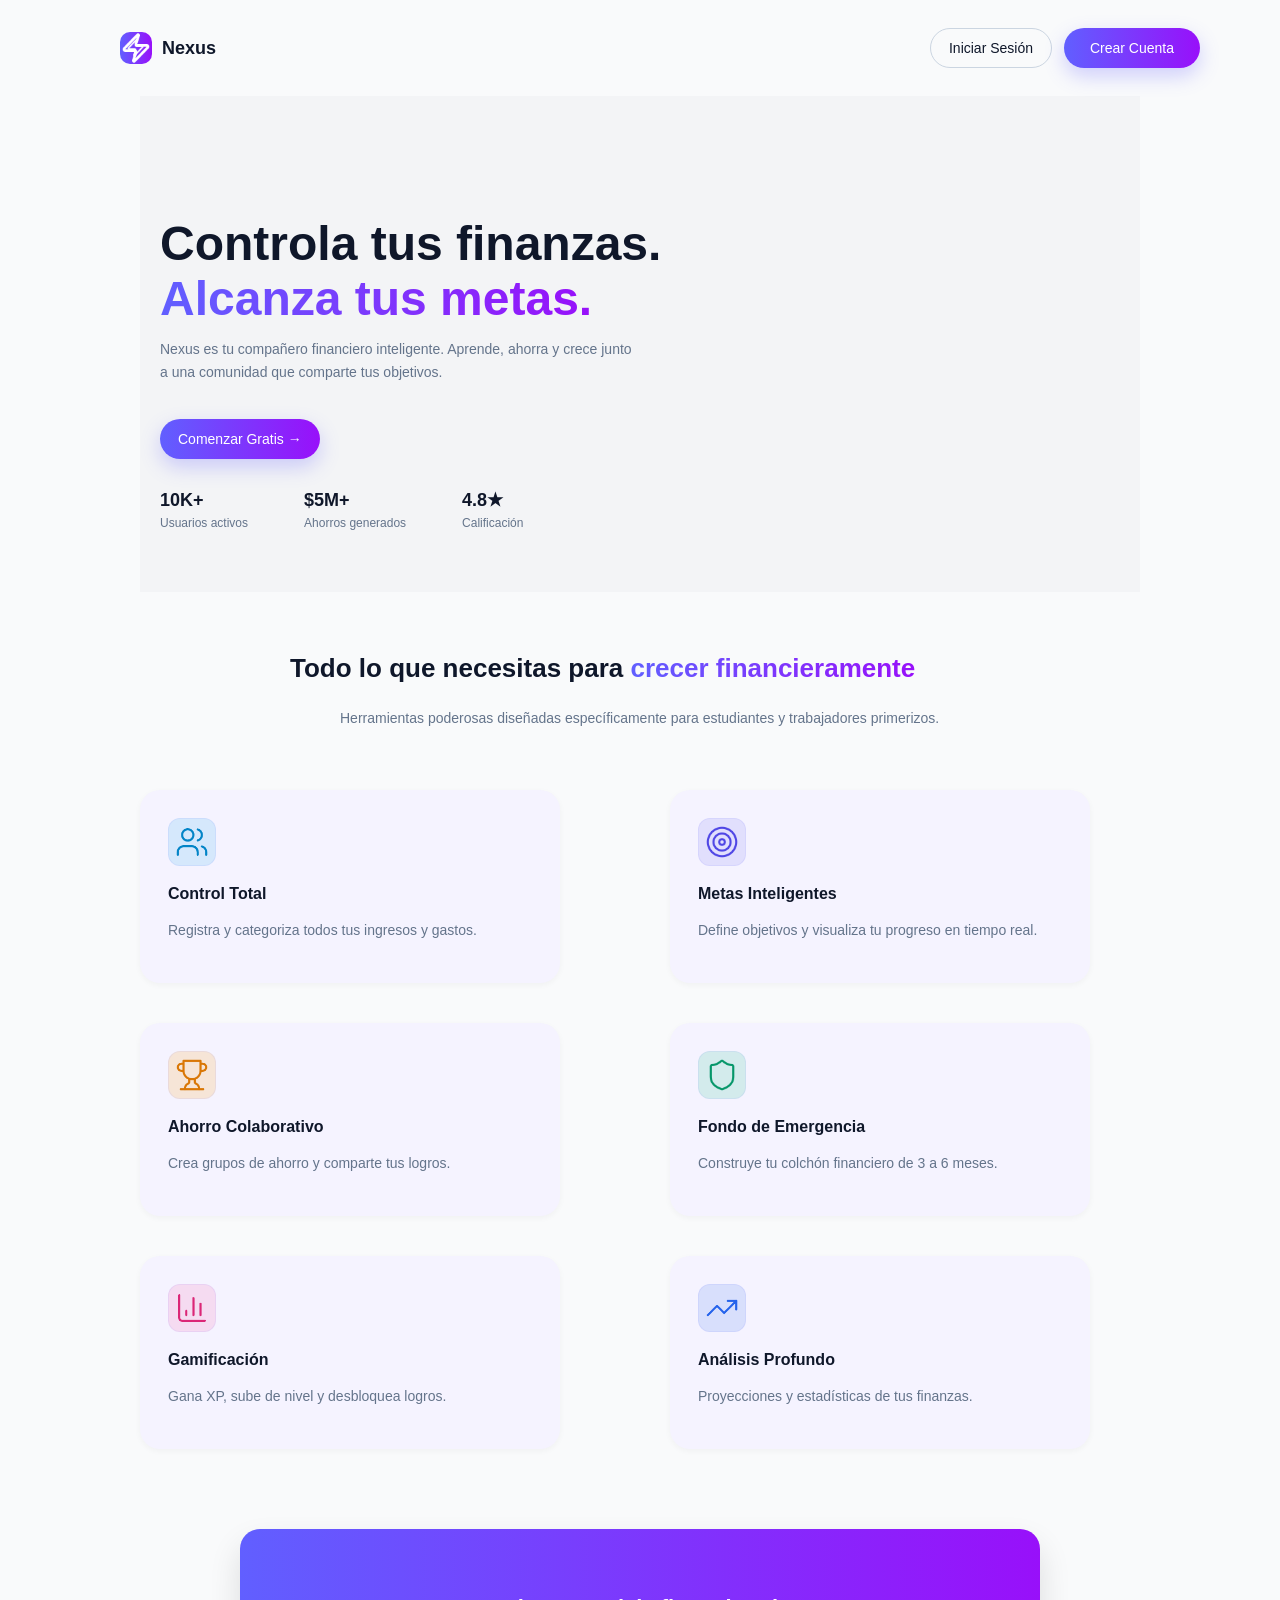
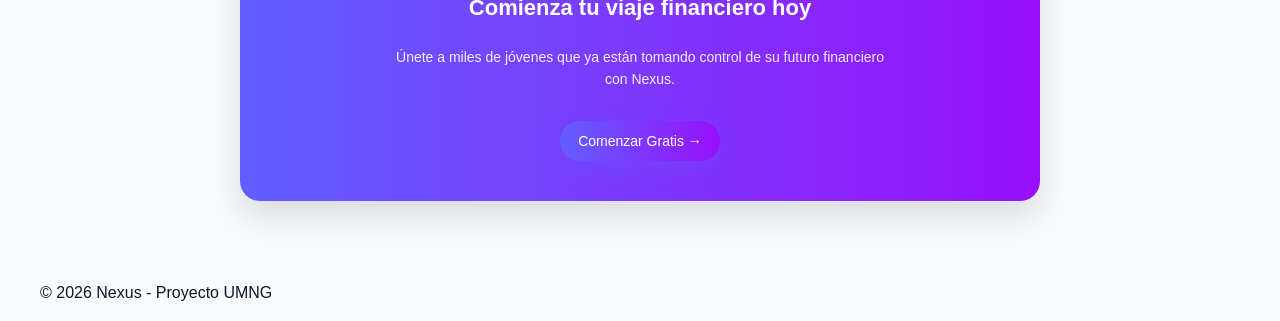
<file: dashboard.html>
<!DOCTYPE html>
<html lang="es">

<head>
  <meta charset="UTF-8">
  <meta name="viewport" content="width=device-width, initial-scale=1.0">

  <!-- Página autenticada: no indexar por motores de búsqueda -->
  <meta name="robots" content="noindex, nofollow">
  <meta name="description" content="Revisa tu balance mensual, fondo de emergencia y métricas clave en tu dashboard financiero personal de NEXUS.">

  <!-- Restricción de permisos del navegador: la app no requiere geolocalización, cámara ni, micrófono -->
  <meta http-equiv="Permissions-Policy" content="geolocation=(), camera=(), microphone=()">

  <title>Dashboard | NEXUS - Tu resumen financiero</title>

  <!-- Preconexión a Google Fonts para reducir latencia -->
  <link rel="preconnect" href="https://fonts.googleapis.com">
  <link rel="preconnect" href="https://fonts.gstatic.com" crossorigin>

  <link rel="icon" href="assets/icons/favicon.ico" type="image/x-icon">

  <link rel="stylesheet" href="css/layout.css">
  <link rel="stylesheet" href="css/components.css">
  <link rel="stylesheet" href="css/dashboard.css">
  <link rel="stylesheet" href="css/metas.css">
  <link rel="stylesheet" href="css/transacciones.css">
  <link rel="stylesheet" href="css/responsive.css">
</head>

<body class="dashboard-page">

  <!-- Enlace de salto para usuarios de teclado y lectores de pantalla -->
  <a href="#main-content" class="skip-link">Saltar al contenido principal</a>

  <!-- Región de anuncios dinámicos para lectores de pantalla (invisible visualmente) -->
  <div id="status-announcer" aria-live="polite" aria-atomic="true" class="sr-only"></div>

  <div class="dashboard-layout">

    <!-- ================================================
         SIDEBAR — Navegación principal y configuración
         ================================================ -->
    <nav class="sidebar" aria-label="Navegación principal de NEXUS" id="sidebar">

      <!-- Identidad de marca -->
      <div class="sidebar-logo">
        <div class="sidebar-logo-icon" aria-hidden="true">N</div>
        <span class="sidebar-logo-name">Nexus</span>
      </div>

      <!-- Menú de navegación — aria-current indica la página activa -->
      <ul class="sidebar-nav-list" role="list">
        <li>
          <a href="dashboard.html" class="sidebar-nav-link sidebar-nav-link--active" aria-current="page">
            <svg class="sidebar-nav-icon" aria-hidden="true" width="20" height="20" viewBox="0 0 24 24" fill="none" stroke="currentColor" stroke-width="2" stroke-linecap="round" stroke-linejoin="round">
              <path d="M3 9l9-7 9 7v11a2 2 0 0 1-2 2H5a2 2 0 0 1-2-2z"/>
              <polyline points="9 22 9 12 15 12 15 22"/>
            </svg>
            <span>Inicio</span>
          </a>
        </li>
        <li>
          <a href="transacciones.html" class="sidebar-nav-link">
            <svg class="sidebar-nav-icon" aria-hidden="true" width="20" height="20" viewBox="0 0 24 24" fill="none" stroke="currentColor" stroke-width="2" stroke-linecap="round" stroke-linejoin="round">
              <rect x="2" y="5" width="20" height="14" rx="2"/>
              <line x1="2" y1="10" x2="22" y2="10"/>
            </svg>
            <span>Transacciones</span>
          </a>
        </li>
        <li>
          <a href="Metas.html" class="sidebar-nav-link">
            <svg class="sidebar-nav-icon" aria-hidden="true" width="20" height="20" viewBox="0 0 24 24" fill="none" stroke="currentColor" stroke-width="2" stroke-linecap="round" stroke-linejoin="round">
              <circle cx="12" cy="12" r="10"/>
              <circle cx="12" cy="12" r="6"/>
              <circle cx="12" cy="12" r="2"/>
            </svg>
            <span>Metas</span>
          </a>
        </li>
        <li>
          <a href="Amigos.html" class="sidebar-nav-link">
            <svg class="sidebar-nav-icon" aria-hidden="true" width="20" height="20" viewBox="0 0 24 24" fill="none" stroke="currentColor" stroke-width="2" stroke-linecap="round" stroke-linejoin="round">
              <path d="M17 21v-2a4 4 0 0 0-4-4H5a4 4 0 0 0-4 4v2"/>
              <circle cx="9" cy="7" r="4"/>
              <path d="M23 21v-2a4 4 0 0 0-3-3.87"/>
              <path d="M16 3.13a4 4 0 0 1 0 7.75"/>
            </svg>
            <span>Social</span>
          </a>
        </li>
        <li>
          <a href="analisis.html" class="sidebar-nav-link">
            <svg class="sidebar-nav-icon" aria-hidden="true" width="20" height="20" viewBox="0 0 24 24" fill="none" stroke="currentColor" stroke-width="2" stroke-linecap="round" stroke-linejoin="round">
              <line x1="18" y1="20" x2="18" y2="10"/>
              <line x1="12" y1="20" x2="12" y2="4"/>
              <line x1="6" y1="20" x2="6" y2="14"/>
            </svg>
            <span>Análisis</span>
          </a>
        </li>
      </ul>

      <!-- Pie del sidebar: selector de moneda y cierre de sesión -->
      <div class="sidebar-footer">

        <div class="sidebar-currency">
          <svg class="sidebar-nav-icon" aria-hidden="true" width="18" height="18" viewBox="0 0 24 24" fill="none" stroke="currentColor" stroke-width="2" stroke-linecap="round" stroke-linejoin="round">
            <circle cx="12" cy="12" r="10"/>
            <line x1="2" y1="12" x2="22" y2="12"/>
            <path d="M12 2a15.3 15.3 0 0 1 4 10 15.3 15.3 0 0 1-4 10 15.3 15.3 0 0 1-4-10 15.3 15.3 0 0 1 4-10z"/>
          </svg>
          <div class="sidebar-currency-info">
            <span class="sidebar-currency-label">Moneda</span>
            <!-- Label oculto visualmente pero disponible para tecnologías asistivas -->
            <label for="currency-select" class="sr-only">Seleccionar moneda</label>
            <select id="currency-select" class="sidebar-currency-select">
              <option value="COP" selected>COP</option>
              <option value="USD">USD</option>
              <option value="EUR">EUR</option>
            </select>
          </div>
        </div>

        <button type="button" class="sidebar-logout-btn" id="btn-logout">
          <svg class="sidebar-nav-icon" aria-hidden="true" width="18" height="18" viewBox="0 0 24 24" fill="none" stroke="currentColor" stroke-width="2" stroke-linecap="round" stroke-linejoin="round">
            <path d="M9 21H5a2 2 0 0 1-2-2V5a2 2 0 0 1 2-2h4"/>
            <polyline points="16 17 21 12 16 7"/>
            <line x1="21" y1="12" x2="9" y2="12"/>
          </svg>
          <span>Cerrar sesión</span>
        </button>

      </div>
    </nav>
    <!-- /SIDEBAR -->


    <!-- ================================================
         ÁREA PRINCIPAL — Header + contenido del dashboard
         ================================================ -->
    <div class="dashboard-main">

      <!-- Cabecera de la vista: título y acceso al perfil del usuario -->
      <header class="dashboard-header">
        <div class="dashboard-header-title">
          <h1 class="dashboard-title">Dashboard</h1>
          <p class="dashboard-subtitle">Resumen de tu situación financiera</p>
        </div>

        <div class="dashboard-header-user">
          <!-- Avatar e identidad — los llena dashboard.js desde la sesión activa -->
          <div class="user-avatar" role="img" aria-label="Avatar del usuario">
            <span class="user-avatar-initials" id="user-avatar-initials" aria-hidden="true">NN</span>
          </div>
          <span class="user-name" id="user-name">Nombre Usuario</span>
        </div>
      </header>

      <!-- Contenido principal — id referenciado por el skip link -->
      <main id="main-content" class="dashboard-content">

        <!-- -----------------------------------------------
             FILA SUPERIOR: Balance mensual + Gamificación
             ----------------------------------------------- -->
        <div class="dashboard-row dashboard-row--top">

          <!-- Balance mensual: muestra ingresos, gastos y resultado neto del período -->
          <section class="balance-card" aria-labelledby="balance-heading">

            <div class="balance-card-main">
              <p class="balance-card-label">Balance mensual</p>
              <p class="balance-card-amount" id="balance-heading" aria-label="Balance mensual: cero pesos colombianos">
                $0 <span class="balance-currency">COP</span>
              </p>
            </div>

            <!-- Desglose de ingresos y gastos del mes actual -->
            <dl class="balance-stats">
              <div class="balance-stat balance-stat--income">
                <svg aria-hidden="true" width="16" height="16" viewBox="0 0 24 24" fill="none" stroke="currentColor" stroke-width="2.5" stroke-linecap="round" stroke-linejoin="round">
                  <polyline points="23 6 13.5 15.5 8.5 10.5 1 18"/>
                  <polyline points="17 6 23 6 23 12"/>
                </svg>
                <dt class="balance-stat-label">Ingresos</dt>
                <dd class="balance-stat-value" id="balance-income">$0 COP</dd>
              </div>
              <div class="balance-stat balance-stat--expense">
                <svg aria-hidden="true" width="16" height="16" viewBox="0 0 24 24" fill="none" stroke="currentColor" stroke-width="2.5" stroke-linecap="round" stroke-linejoin="round">
                  <polyline points="23 18 13.5 8.5 8.5 13.5 1 6"/>
                  <polyline points="17 18 23 18 23 12"/>
                </svg>
                <dt class="balance-stat-label">Gastos</dt>
                <dd class="balance-stat-value" id="balance-expenses">$0 COP</dd>
              </div>
            </dl>

          </section>

          <!-- Widget de gamificación: nivel, barra de XP y racha de días activos -->
          <aside class="gamification-card" aria-labelledby="gamification-heading">

            <div class="gamification-level-header">
              <div class="gamification-level-icon" aria-hidden="true">
                <svg width="24" height="24" viewBox="0 0 24 24" fill="white">
                  <path d="M13 2L3 14h9l-1 8 10-12h-9l1-8z"/>
                </svg>
              </div>
              <div>
                <p class="gamification-level-label">Nivel actual</p>
                <p class="gamification-level-name" id="gamification-heading">Nivel 1</p>
              </div>
            </div>

            <!-- Barra de experiencia — valores actualizados por dashboard.js desde usuarios.gamificacion -->
            <div class="gamification-xp">
              <div class="gamification-xp-header">
                <span class="gamification-xp-label">Experiencia</span>
                <span class="gamification-xp-value" id="gamification-xp-value">0 / 1000 XP</span>
              </div>
              <div
                class="gamification-xp-bar"
                role="progressbar"
                aria-valuenow="0"
                aria-valuemin="0"
                aria-valuemax="1000"
                id="gamification-xp-bar">
                <div class="gamification-xp-fill" id="gamification-xp-fill" style="width: 0%"></div>
              </div>
            </div>

            <!-- Racha: días consecutivos con actividad registrada -->
            <div class="gamification-streak">
              <span role="img" aria-label="fuego">🔥</span>
              <span class="gamification-streak-label">Racha</span>
              <strong class="gamification-streak-value" id="gamification-streak-value">0</strong>
              <span class="gamification-streak-unit">días</span>
            </div>

          </aside>

        </div>
        <!-- /FILA SUPERIOR -->


        <!-- -----------------------------------------------
             FILA INFERIOR: Fondo de emergencia + Métricas
             ----------------------------------------------- -->
        <div class="dashboard-row dashboard-row--bottom">

          <!-- Fondo de emergencia: progreso hacia la meta de 3-6 meses de cobertura -->
          <section class="emergency-card" aria-labelledby="emergency-heading">

            <div class="emergency-card-header">
              <div class="emergency-icon" aria-hidden="true">
                <svg width="22" height="22" viewBox="0 0 24 24" fill="none" stroke="white" stroke-width="2" stroke-linecap="round" stroke-linejoin="round">
                  <path d="M12 22s8-4 8-10V5l-8-3-8 3v7c0 6 8 10 8 10z"/>
                </svg>
              </div>
              <div>
                <h2 class="emergency-title" id="emergency-heading">Fondo de Emergencia</h2>
                <p class="emergency-coverage">
                  Cobertura: <span id="emergency-coverage-value">-- meses</span>
                </p>
              </div>
            </div>

            <!-- Barra de progreso hacia la meta del fondo -->
            <div class="emergency-progress-section">
              <p class="emergency-progress-label">
                Progreso hacia 3–6 meses
                <span class="emergency-progress-pct" aria-hidden="true" id="emergency-pct-label">0%</span>
              </p>
              <div
                class="emergency-progress-bar"
                role="progressbar"
                aria-valuenow="0"
                aria-valuemin="0"
                aria-valuemax="100"
                aria-label="Progreso del fondo de emergencia: 0%">
                <div class="emergency-progress-fill" id="emergency-bar-fill" style="width: 0%"></div>
              </div>
            </div>

            <!-- Totales: ahorro acumulado vs. meta definida por el usuario -->
            <dl class="emergency-totals">
              <div class="emergency-total-item">
                <dt class="emergency-total-label">Ahorro acumulado</dt>
                <dd class="emergency-total-value" id="emergency-saved">$0 COP</dd>
              </div>
              <div class="emergency-total-item">
                <dt class="emergency-total-label">Meta</dt>
                <dd class="emergency-total-value emergency-total-value--meta" id="emergency-target">$0 COP</dd>
              </div>
            </dl>

          </section>

          <!-- Métricas clave: indicadores derivados del comportamiento financiero del usuario -->
          <section class="metrics-card" aria-labelledby="metrics-heading">

            <h2 class="metrics-title" id="metrics-heading">Métricas Clave</h2>

            <dl class="metrics-list">

              <!-- Tasa de ahorro: porcentaje del ingreso destinado al ahorro -->
              <div class="metrics-item metrics-item--highlight">
                <div class="metrics-item-info">
                  <dt class="metrics-item-label">Tasa de ahorro</dt>
                  <dd class="metrics-item-value metrics-item-value--highlight" id="metrics-savings-rate">0%</dd>
                </div>
                <div class="metrics-item-icon" aria-hidden="true">
                  <svg width="18" height="18" viewBox="0 0 24 24" fill="none" stroke="currentColor" stroke-width="2" stroke-linecap="round" stroke-linejoin="round">
                    <polyline points="22 7 13.5 15.5 8.5 10.5 2 17"/>
                    <polyline points="16 7 22 7 22 13"/>
                  </svg>
                </div>
              </div>

              <!-- Relación gastos fijos sobre ingreso total del período -->
              <div class="metrics-item">
                <div class="metrics-item-info">
                  <dt class="metrics-item-label">Gastos fijos / Ingreso</dt>
                  <dd class="metrics-item-value" id="metrics-fixed-ratio">0%</dd>
                </div>
              </div>

              <!-- Proyección anual basada en el flujo de caja promedio mensual -->
              <div class="metrics-item">
                <div class="metrics-item-info">
                  <dt class="metrics-item-label">
                    Proyección anual
                    <span class="metrics-item-sublabel">Flujo de caja estimado</span>
                  </dt>
                  <dd class="metrics-item-value metrics-item-value--accent" id="metrics-annual-projection">$0 COP</dd>
                </div>
              </div>

            </dl>

          </section>

        </div>
        <!-- /FILA INFERIOR -->

      </main>

    </div>
    <!-- /ÁREA PRINCIPAL -->

  </div>
  <!-- /DASHBOARD LAYOUT -->

  <!-- ★ CAPA DE CONFIGURACIÓN Y DATOS LOCALES ★ -->
  <!-- Estos scripts deben cargarse primero, EN ORDEN -->
  <script src="js/config.js"></script>
  <script src="js/datos.js"></script>
  
  <!-- SCRIPTS DE NEGOCIO -->
  <!-- calculos.js: funciones puras compartidas con análisis -->
  <script src="js/calculos.js"></script>
  <!-- dashboard.js: render del header, balance, gamificación, fondo emergencia, métricas -->
  <script defer src="js/dashboard.js"></script>
  <!-- navigation.js: navegación y cambio de moneda -->
  <script src="js/navigation.js"></script>

</body>
</html>
</file>
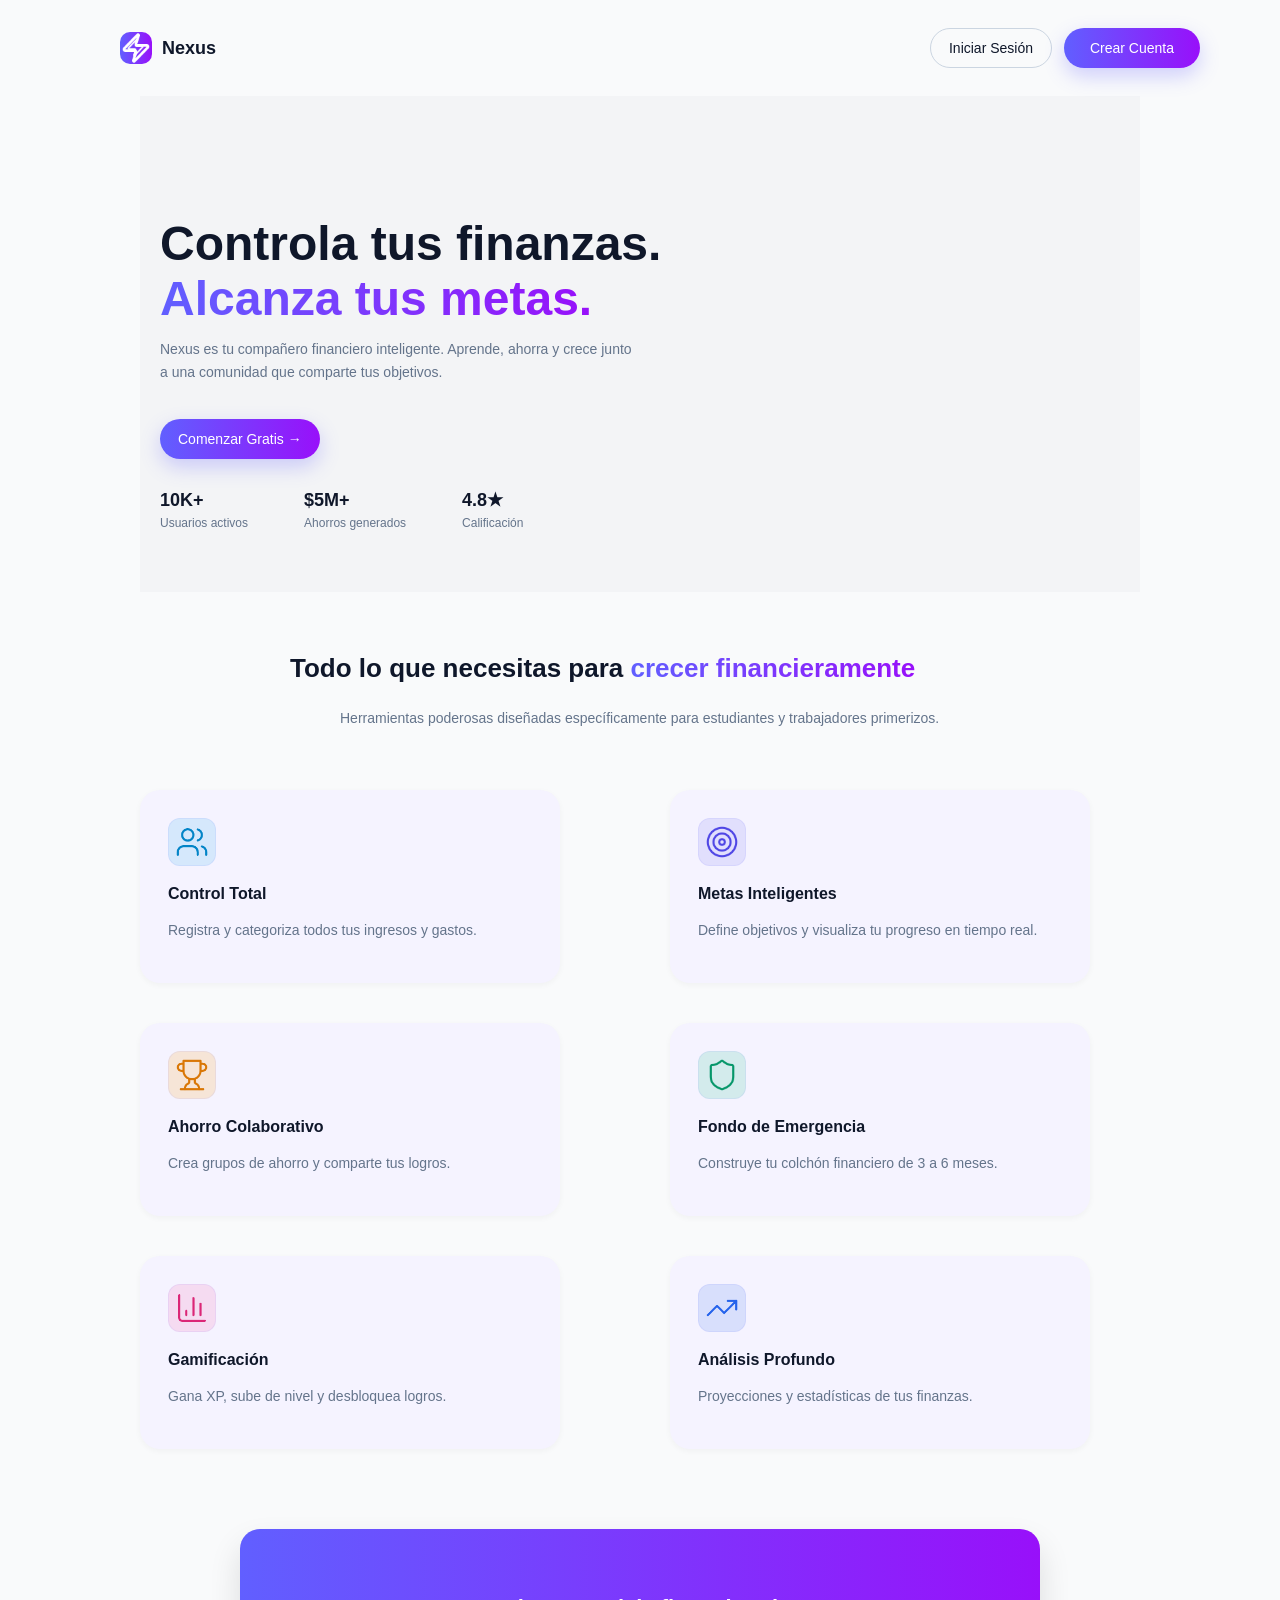
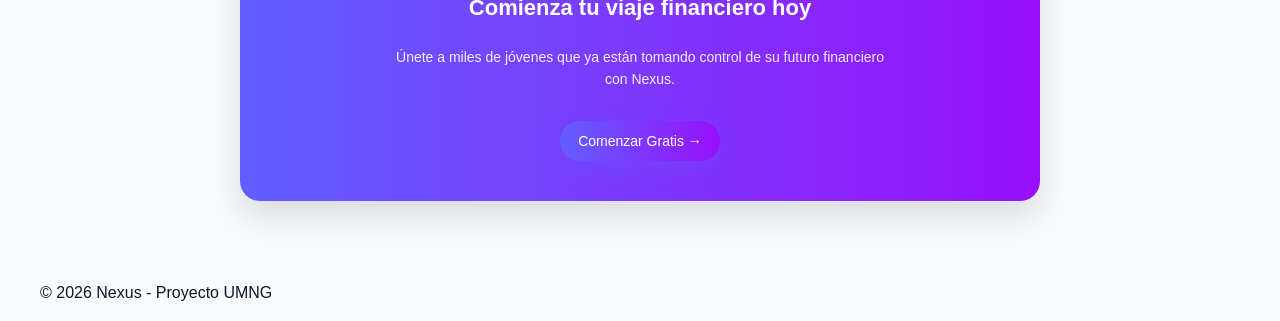
<file: Metas.html>
<!DOCTYPE html>
<html lang="es">

<head>
  <meta charset="UTF-8">
  <meta name="viewport" content="width=device-width, initial-scale=1.0">

  <!-- Página autenticada: sin indexación -->
  <meta http-equiv="Content-Security-Policy"
    content="default-src 'self';
             script-src 'self' 'unsafe-inline';
             style-src 'self' 'unsafe-inline';
             img-src 'self' data:;
             connect-src 'self' http://localhost http://127.0.0.1;
             form-action 'self';">
  <meta http-equiv="Permissions-Policy"
    content="geolocation=(), camera=(), microphone=(), payment=()">
  <meta name="robots" content="noindex, nofollow">
  <meta name="author" content="Proyecto NEXUS — UMNG">
  <meta name="description" content="Gestiona tus metas de ahorro personales y colaborativas en NEXUS.">

  <title>Metas Financieras — NEXUS</title>
  <link rel="icon" href="assets/icons/favicon.ico" type="image/x-icon">

  <link rel="stylesheet" href="css/layout.css">
  <link rel="stylesheet" href="css/components.css">
  <link rel="stylesheet" href="css/dashboard.css">
  <link rel="stylesheet" href="css/metas.css">
  <link rel="stylesheet" href="css/responsive.css">

  <!-- Estilos del sistema de pasos y paso 2 del modal -->
  <style>
    /* Visibilidad de pasos */
    .modal-step          { display: none; }
    .modal-step.is-active{ display: block; }

    /* Indicadores de paso */
    .modal-step-dots {
      display: flex;
      justify-content: center;
      gap: 8px;
      margin-bottom: 18px;
    }
    .step-dot {
      width: 8px; height: 8px;
      border-radius: 50%;
      background: #e5e7eb;
      transition: background 0.2s;
    }
    .step-dot.is-active { background: #5b3df5; }

    /* Estado abierto del modal (además de aria-hidden) */
    .modal.is-open { display: block; }

    /* Mensajes de error del formulario */
    .form-error          { display: none; color: #dc2626; font-size: 12px; margin: 4px 0 0; }
    .form-error.is-visible { display: block; }

    /* Lista de amigos */
    .friends-list {
      list-style: none;
      margin: 0 0 10px;
      padding: 0;
      max-height: 190px;
      overflow-y: auto;
      border: 1px solid #d1d5db;
      border-radius: 12px;
      background: #fafafa;
    }
    .friend-item {
      display: flex;
      align-items: center;
      gap: 10px;
      padding: 10px 14px;
      cursor: pointer;
      transition: background 0.15s;
    }
    .friend-item:hover               { background: #f3f4f6; }
    .friend-item.is-selected         { background: #eef2ff; }
    .friend-item:focus               { outline: 2px solid #5b3df5; outline-offset: -2px; }
    .friend-item__avatar {
      width: 28px; height: 28px;
      border-radius: 50%;
      display: flex; align-items: center; justify-content: center;
      font-size: 12px; font-weight: 700; color: #fff;
      flex-shrink: 0;
    }
    .friend-item__name  { flex: 1; font-size: 14px; color: #1f2937; }
    .friend-item__check { font-size: 14px; color: #5b3df5; font-weight: 700; min-width: 14px; }

    /* Chips de amigos seleccionados */
    .selected-friends { display: flex; flex-wrap: wrap; gap: 8px; margin-top: 8px; }
    .friend-chip {
      display: flex; align-items: center; gap: 6px;
      padding: 4px 10px 4px 6px;
      background: #eef2ff;
      border: 1px solid #c7d2fe;
      border-radius: 999px;
      font-size: 13px; color: #4338ca;
    }
    .friend-chip__avatar {
      width: 20px; height: 20px;
      border-radius: 50%;
      display: flex; align-items: center; justify-content: center;
      font-size: 10px; font-weight: 700; color: #fff;
    }
    .friend-chip__remove {
      border: none; background: none;
      color: #6b7280; font-size: 16px; line-height: 1;
      cursor: pointer; padding: 0;
    }
    .friend-chip__remove:hover { color: #dc2626; }

    /* Mensaje vacío de selección */
    .friends-empty-msg {
      padding: 12px 14px;
      font-size: 13px; color: #6b7280;
      text-align: center;
      border: 1px dashed #d1d5db;
      border-radius: 12px;
      margin-bottom: 8px;
    }

    /* Fila de toggle de privacidad */
    .privacy-toggle-row {
      display: flex; align-items: center;
      justify-content: space-between; gap: 12px;
      padding: 12px 14px;
      background: #f8fafc;
      border: 1px solid #e5e7eb;
      border-radius: 12px;
      margin-bottom: 16px;
    }
    .privacy-toggle-row label { font-size: 13px; color: #374151; font-weight: 600; margin: 0; }
  </style>
</head>

<body class="dashboard-page">

  <!-- Skip link (WCAG 2.4.1) -->
  <a href="#main-content" class="skip-link">Saltar al contenido principal</a>

  <!-- Región aria-live requerida por Metas.js -->
  <div id="sr-announcer" aria-live="polite" aria-atomic="true" class="sr-only"></div>

  <div class="dashboard-layout">

    <!-- ================================================
         SIDEBAR
         ================================================ -->
    <aside class="sidebar" role="complementary" aria-label="Menú de navegación del dashboard">

      <div class="sidebar-brand">
        <div class="sidebar-logo-icon" aria-hidden="true">N</div>
        <span class="sidebar-brand-name">Nexus</span>
      </div>

      <nav class="sidebar-nav" aria-label="Navegación principal del dashboard">
        <ul class="sidebar-nav-list" role="list">

          <li class="sidebar-nav-item">
            <a href="dashboard.html" class="sidebar-nav-link">
              <svg class="sidebar-nav-icon" aria-hidden="true" width="20" height="20"
                viewBox="0 0 24 24" fill="none" stroke="currentColor" stroke-width="2"
                stroke-linecap="round" stroke-linejoin="round">
                <path d="M3 9l9-7 9 7v11a2 2 0 0 1-2 2H5a2 2 0 0 1-2-2z" />
                <polyline points="9 22 9 12 15 12 15 22" />
              </svg>
              <span>Inicio</span>
            </a>
          </li>

          <li class="sidebar-nav-item">
            <a href="transacciones.html" class="sidebar-nav-link">
              <svg class="sidebar-nav-icon" aria-hidden="true" width="20" height="20"
                viewBox="0 0 24 24" fill="none" stroke="currentColor" stroke-width="2"
                stroke-linecap="round" stroke-linejoin="round">
                <rect x="2" y="5" width="20" height="14" rx="2" />
                <line x1="2" y1="10" x2="22" y2="10" />
              </svg>
              <span>Transacciones</span>
            </a>
          </li>

          <li class="sidebar-nav-item">
            <!-- aria-current marca la página activa -->
            <a href="Metas.html" class="sidebar-nav-link active" aria-current="page">
              <svg class="sidebar-nav-icon" aria-hidden="true" width="20" height="20"
                viewBox="0 0 24 24" fill="none" stroke="currentColor" stroke-width="2"
                stroke-linecap="round" stroke-linejoin="round">
                <circle cx="12" cy="12" r="10" />
                <circle cx="12" cy="12" r="6" />
                <circle cx="12" cy="12" r="2" />
              </svg>
              <span>Metas</span>
            </a>
          </li>

          <li class="sidebar-nav-item">
            <a href="Amigos.html" class="sidebar-nav-link">
              <svg class="sidebar-nav-icon" aria-hidden="true" width="20" height="20"
                viewBox="0 0 24 24" fill="none" stroke="currentColor" stroke-width="2"
                stroke-linecap="round" stroke-linejoin="round">
                <path d="M17 21v-2a4 4 0 0 0-4-4H5a4 4 0 0 0-4 4v2" />
                <circle cx="9" cy="7" r="4" />
                <path d="M23 21v-2a4 4 0 0 0-3-3.87" />
                <path d="M16 3.13a4 4 0 0 1 0 7.75" />
              </svg>
              <span>Social</span>
            </a>
          </li>

          <li class="sidebar-nav-item">
            <a href="analisis.html" class="sidebar-nav-link">
              <svg class="sidebar-nav-icon" aria-hidden="true" width="20" height="20"
                viewBox="0 0 24 24" fill="none" stroke="currentColor" stroke-width="2"
                stroke-linecap="round" stroke-linejoin="round">
                <line x1="18" y1="20" x2="18" y2="10" />
                <line x1="12" y1="20" x2="12" y2="4" />
                <line x1="6"  y1="20" x2="6"  y2="14" />
              </svg>
              <span>Análisis</span>
            </a>
          </li>

        </ul>
      </nav>

      <div class="sidebar-footer">
        <div class="sidebar-currency">
          <svg class="sidebar-nav-icon" aria-hidden="true" width="16" height="16"
            viewBox="0 0 24 24" fill="none" stroke="currentColor" stroke-width="2"
            stroke-linecap="round" stroke-linejoin="round">
            <circle cx="12" cy="12" r="10" />
            <line x1="2" y1="12" x2="22" y2="12" />
            <path d="M12 2a15.3 15.3 0 0 1 4 10 15.3 15.3 0 0 1-4 10 15.3 15.3 0 0 1-4-10 15.3 15.3 0 0 1 4-10z" />
          </svg>
          <div class="sidebar-currency-info">
            <span class="sidebar-currency-label">Moneda</span>
            <button type="button" class="sidebar-currency-value"
              aria-label="Cambiar moneda. Moneda actual: COP">COP</button>
          </div>
        </div>

        <hr class="sidebar-divider" aria-hidden="true">

        <button type="button" class="sidebar-logout-btn" aria-label="Cerrar sesión de Nexus">
          <svg class="sidebar-nav-icon" aria-hidden="true" width="20" height="20"
            viewBox="0 0 24 24" fill="none" stroke="currentColor" stroke-width="2"
            stroke-linecap="round" stroke-linejoin="round">
            <path d="M9 21H5a2 2 0 0 1-2-2V5a2 2 0 0 1 2-2h4" />
            <polyline points="16 17 21 12 16 7" />
            <line x1="21" y1="12" x2="9" y2="12" />
          </svg>
          <span>Cerrar sesión</span>
        </button>
      </div>

    </aside>
    <!-- /sidebar -->


    <!-- ================================================
         CONTENIDO PRINCIPAL
         ================================================ -->
    <main class="dashboard-main" id="main-content" tabindex="-1">

      <header class="page-header">
        <h1 class="page-title">Metas Financieras</h1>
        <p class="page-subtitle">Comparte metas y compite sanamente</p>
      </header>

      <!-- Región de estado para anuncios de la página (distinta de sr-announcer del modal) -->
      <div id="metas-status-region" role="status" aria-live="polite"
        aria-atomic="true" class="sr-only"></div>

      <!-- Botón que abre el modal — id requerido por Metas.js -->
      <div class="metas-actions-bar">
        <button type="button" class="btn-agregar-meta" id="btn-open-modal"
          aria-haspopup="dialog" aria-controls="modal-add-meta">
          <svg aria-hidden="true" width="16" height="16" viewBox="0 0 24 24"
            fill="none" stroke="currentColor" stroke-width="2.5"
            stroke-linecap="round" stroke-linejoin="round">
            <line x1="12" y1="5" x2="12" y2="19" />
            <line x1="5"  y1="12" x2="19" y2="12" />
          </svg>
          Agregar nueva meta
        </button>
      </div>


      <!-- ================================================
           METAS PERSONALES
           ================================================ -->
      <section class="metas-seccion" aria-labelledby="titulo-metas-personales">

        <h2 class="metas-seccion-titulo" id="titulo-metas-personales">
          <svg class="metas-seccion-icono" aria-hidden="true" width="20" height="20"
            viewBox="0 0 24 24" fill="none" stroke="currentColor" stroke-width="2"
            stroke-linecap="round" stroke-linejoin="round">
            <circle cx="12" cy="12" r="10" />
            <circle cx="12" cy="12" r="6" />
            <circle cx="12" cy="12" r="2" />
          </svg>
          Metas Personales
        </h2>

        <ul class="metas-lista" role="list" aria-label="Lista de metas personales">

          <li class="meta-item">
            <article class="meta-card meta-card--personal"
              aria-labelledby="meta-personal-1-titulo">

              <header class="meta-card-header">
                <div class="meta-card-icono" aria-hidden="true">
                  <svg width="24" height="24" viewBox="0 0 24 24" fill="none"
                    stroke="currentColor" stroke-width="2" stroke-linecap="round"
                    stroke-linejoin="round">
                    <rect x="2" y="3" width="20" height="14" rx="2" ry="2" />
                    <line x1="8" y1="21" x2="16" y2="21" />
                    <line x1="12" y1="17" x2="12" y2="21" />
                  </svg>
                </div>

                <div class="meta-card-header-info">
                  <h3 class="meta-card-titulo" id="meta-personal-1-titulo">Meta X</h3>
                  <p class="meta-card-dias" aria-label="Días restantes: cargando">
                    <svg aria-hidden="true" width="12" height="12" viewBox="0 0 24 24"
                      fill="none" stroke="currentColor" stroke-width="2"
                      stroke-linecap="round" stroke-linejoin="round">
                      <rect x="3" y="4" width="18" height="18" rx="2" ry="2" />
                      <line x1="16" y1="2" x2="16" y2="6" />
                      <line x1="8"  y1="2" x2="8"  y2="6" />
                      <line x1="3"  y1="10" x2="21" y2="10" />
                    </svg>
                    <span data-meta-dias>X días restantes</span>
                  </p>
                </div>

                <div class="meta-card-acciones">
                  <button type="button" class="btn-meta-opciones"
                    aria-label="Opciones para Meta X"
                    aria-haspopup="menu" aria-expanded="false"
                    data-meta-id="1">
                    <svg aria-hidden="true" width="16" height="16" viewBox="0 0 24 24"
                      fill="none" stroke="currentColor" stroke-width="2"
                      stroke-linecap="round" stroke-linejoin="round">
                      <circle cx="12" cy="5"  r="1" />
                      <circle cx="12" cy="12" r="1" />
                      <circle cx="12" cy="19" r="1" />
                    </svg>
                  </button>
                </div>
              </header>

              <div class="meta-progreso-wrapper">
                <div class="meta-progreso-labels">
                  <span class="meta-progreso-label">Progreso</span>
                  <span class="meta-progreso-porcentaje" data-meta-porcentaje aria-hidden="true">#%</span>
                </div>
                <div class="meta-progreso-barra"
                  role="progressbar"
                  aria-label="Progreso de Meta X"
                  aria-valuenow="0" aria-valuemin="0" aria-valuemax="100"
                  aria-valuetext="0% completado"
                  data-meta-progreso>
                  <div class="meta-progreso-relleno" style="width: 0%"></div>
                </div>
              </div>

              <div class="meta-montos">
                <div class="meta-monto-grupo">
                  <span class="meta-monto-etiqueta">Ahorrado</span>
                  <p class="meta-monto-valor meta-monto-ahorrado"
                    data-meta-ahorrado aria-label="Monto ahorrado: cargando">$### COP</p>
                </div>
                <div class="meta-monto-grupo meta-monto-grupo--derecha">
                  <span class="meta-monto-etiqueta">Meta</span>
                  <p class="meta-monto-valor meta-monto-objetivo"
                    data-meta-objetivo aria-label="Monto objetivo: cargando">$### COP</p>
                </div>
              </div>

            </article>
          </li>
          <!-- /meta-personal-1 -->

          <li class="meta-item">
            <article class="meta-card meta-card--personal"
              aria-labelledby="meta-personal-2-titulo">

              <header class="meta-card-header">
                <div class="meta-card-icono meta-card-icono--emergencia" aria-hidden="true">
                  <svg width="24" height="24" viewBox="0 0 24 24" fill="none"
                    stroke="currentColor" stroke-width="2" stroke-linecap="round"
                    stroke-linejoin="round">
                    <path d="M12 22s8-4 8-10V5l-8-3-8 3v7c0 6 8 10 8 10z" />
                  </svg>
                </div>

                <div class="meta-card-header-info">
                  <h3 class="meta-card-titulo" id="meta-personal-2-titulo">Fondo emergencia</h3>
                  <p class="meta-card-dias" aria-label="Días restantes: cargando">
                    <svg aria-hidden="true" width="12" height="12" viewBox="0 0 24 24"
                      fill="none" stroke="currentColor" stroke-width="2"
                      stroke-linecap="round" stroke-linejoin="round">
                      <rect x="3" y="4" width="18" height="18" rx="2" ry="2" />
                      <line x1="16" y1="2" x2="16" y2="6" />
                      <line x1="8"  y1="2" x2="8"  y2="6" />
                      <line x1="3"  y1="10" x2="21" y2="10" />
                    </svg>
                    <span data-meta-dias>X días restantes</span>
                  </p>
                </div>

                <div class="meta-card-acciones">
                  <button type="button" class="btn-meta-opciones"
                    aria-label="Opciones para Fondo emergencia"
                    aria-haspopup="menu" aria-expanded="false"
                    data-meta-id="2">
                    <svg aria-hidden="true" width="16" height="16" viewBox="0 0 24 24"
                      fill="none" stroke="currentColor" stroke-width="2"
                      stroke-linecap="round" stroke-linejoin="round">
                      <circle cx="12" cy="5"  r="1" />
                      <circle cx="12" cy="12" r="1" />
                      <circle cx="12" cy="19" r="1" />
                    </svg>
                  </button>
                </div>
              </header>

              <div class="meta-progreso-wrapper">
                <div class="meta-progreso-labels">
                  <span class="meta-progreso-label">Progreso</span>
                  <span class="meta-progreso-porcentaje" data-meta-porcentaje aria-hidden="true">#%</span>
                </div>
                <div class="meta-progreso-barra"
                  role="progressbar"
                  aria-label="Progreso de Fondo emergencia"
                  aria-valuenow="0" aria-valuemin="0" aria-valuemax="100"
                  aria-valuetext="0% completado"
                  data-meta-progreso>
                  <div class="meta-progreso-relleno" style="width: 0%"></div>
                </div>
              </div>

              <div class="meta-montos">
                <div class="meta-monto-grupo">
                  <span class="meta-monto-etiqueta">Ahorrado</span>
                  <p class="meta-monto-valor meta-monto-ahorrado"
                    data-meta-ahorrado aria-label="Monto ahorrado: cargando">$### COP</p>
                </div>
                <div class="meta-monto-grupo meta-monto-grupo--derecha">
                  <span class="meta-monto-etiqueta">Meta</span>
                  <p class="meta-monto-valor meta-monto-objetivo"
                    data-meta-objetivo aria-label="Monto objetivo: cargando">$### COP</p>
                </div>
              </div>

            </article>
          </li>
          <!-- /meta-personal-2 -->

        </ul>
      </section>
      <!-- /metas-personales -->


      <!-- ================================================
           METAS COLABORATIVAS
           ================================================ -->
      <section class="metas-seccion metas-seccion--colaborativas"
        aria-labelledby="titulo-metas-colaborativas">

        <h2 class="metas-seccion-titulo" id="titulo-metas-colaborativas">
          <svg class="metas-seccion-icono" aria-hidden="true" width="20" height="20"
            viewBox="0 0 24 24" fill="none" stroke="currentColor" stroke-width="2"
            stroke-linecap="round" stroke-linejoin="round">
            <path d="M17 21v-2a4 4 0 0 0-4-4H5a4 4 0 0 0-4 4v2" />
            <circle cx="9" cy="7" r="4" />
            <path d="M23 21v-2a4 4 0 0 0-3-3.87" />
            <path d="M16 3.13a4 4 0 0 1 0 7.75" />
          </svg>
          Metas Colaborativas
        </h2>

        <ul class="metas-lista" role="list" aria-label="Lista de metas colaborativas">

          <!-- /meta-colab-1 -->
          <li class="meta-item">
            <article class="meta-card meta-card--colaborativa"
              aria-labelledby="meta-colab-1-titulo">

              <header class="meta-card-header">
                <div class="meta-card-avatar-grupo" aria-hidden="true">
                  <span class="meta-card-avatar-inicial">M</span>
                </div>

                <div class="meta-card-header-info">
                  <h3 class="meta-card-titulo" id="meta-colab-1-titulo">Meta Colab</h3>
                  <div class="meta-card-meta-grupo">
                    <span class="meta-card-meta-item" aria-label="Número de participantes: cargando">
                      <svg aria-hidden="true" width="12" height="12" viewBox="0 0 24 24"
                        fill="none" stroke="currentColor" stroke-width="2"
                        stroke-linecap="round" stroke-linejoin="round">
                        <path d="M17 21v-2a4 4 0 0 0-4-4H5a4 4 0 0 0-4 4v2" />
                        <circle cx="9" cy="7" r="4" />
                      </svg>
                      <span data-colab-personas># personas</span>
                    </span>
                    <span class="meta-card-meta-item" aria-label="Días restantes: cargando">
                      <svg aria-hidden="true" width="12" height="12" viewBox="0 0 24 24"
                        fill="none" stroke="currentColor" stroke-width="2"
                        stroke-linecap="round" stroke-linejoin="round">
                        <rect x="3" y="4" width="18" height="18" rx="2" ry="2" />
                        <line x1="16" y1="2" x2="16" y2="6" />
                        <line x1="8"  y1="2" x2="8"  y2="6" />
                        <line x1="3"  y1="10" x2="21" y2="10" />
                      </svg>
                      <span data-colab-dias>#d</span>
                    </span>
                  </div>
                </div>

                <div class="meta-card-acciones">
                  <button type="button" class="btn-meta-opciones"
                    aria-label="Opciones para Meta Colab 1"
                    aria-haspopup="menu" aria-expanded="false"
                    data-meta-id="colab-1">
                    <svg aria-hidden="true" width="16" height="16" viewBox="0 0 24 24"
                      fill="none" stroke="currentColor" stroke-width="2"
                      stroke-linecap="round" stroke-linejoin="round">
                      <circle cx="12" cy="5"  r="1" />
                      <circle cx="12" cy="12" r="1" />
                      <circle cx="12" cy="19" r="1" />
                    </svg>
                  </button>
                </div>
              </header>

              <div class="meta-progreso-wrapper">
                <div class="meta-progreso-labels">
                  <span class="meta-progreso-label">Progreso</span>
                  <span class="meta-progreso-porcentaje" data-meta-porcentaje aria-hidden="true">#%</span>
                </div>
                <div class="meta-progreso-barra"
                  role="progressbar"
                  aria-label="Progreso grupal de Meta Colab 1"
                  aria-valuenow="0" aria-valuemin="0" aria-valuemax="100"
                  aria-valuetext="0% completado"
                  data-meta-progreso>
                  <div class="meta-progreso-relleno" style="width: 0%"></div>
                </div>
              </div>

              <div class="meta-contribuciones">
                <h4 class="meta-contribuciones-titulo">Contribución Individual</h4>
                <ul class="meta-contribuciones-lista" role="list"
                  aria-label="Contribuciones individuales de Meta Colab 1">

                  <li class="meta-contribucion-item">
                    <div class="meta-contribucion-avatar meta-contribucion-avatar--tu" aria-hidden="true">
                      <svg width="14" height="14" viewBox="0 0 24 24" fill="none"
                        stroke="currentColor" stroke-width="2" stroke-linecap="round"
                        stroke-linejoin="round">
                        <path d="M20 21v-2a4 4 0 0 0-4-4H8a4 4 0 0 0-4 4v2" />
                        <circle cx="12" cy="7" r="4" />
                      </svg>
                    </div>
                    <span class="meta-contribucion-nombre">Tú</span>
                    <div class="meta-contribucion-barra-wrapper">
                      <div class="meta-contribucion-barra"
                        role="progressbar" aria-label="Tu contribución"
                        aria-valuenow="0" aria-valuemin="0" aria-valuemax="100"
                        aria-valuetext="0%" data-contribucion-progreso>
                        <div class="meta-contribucion-relleno" style="width: 0%"></div>
                      </div>
                    </div>
                    <span class="meta-contribucion-porcentaje" data-contribucion-valor aria-hidden="true">x#%</span>
                  </li>

                  <li class="meta-contribucion-item">
                    <div class="meta-contribucion-avatar" aria-hidden="true" data-avatar-color="amber">N</div>
                    <span class="meta-contribucion-nombre">Name</span>
                    <div class="meta-contribucion-barra-wrapper">
                      <div class="meta-contribucion-barra"
                        role="progressbar" aria-label="Contribución de participante 2"
                        aria-valuenow="0" aria-valuemin="0" aria-valuemax="100"
                        aria-valuetext="0%" data-contribucion-progreso>
                        <div class="meta-contribucion-relleno" style="width: 0%"></div>
                      </div>
                    </div>
                    <span class="meta-contribucion-porcentaje" data-contribucion-valor aria-hidden="true">x#%</span>
                  </li>

                  <li class="meta-contribucion-item">
                    <div class="meta-contribucion-avatar" aria-hidden="true" data-avatar-color="emerald">N</div>
                    <span class="meta-contribucion-nombre">Name</span>
                    <div class="meta-contribucion-barra-wrapper">
                      <div class="meta-contribucion-barra"
                        role="progressbar" aria-label="Contribución de participante 3"
                        aria-valuenow="0" aria-valuemin="0" aria-valuemax="100"
                        aria-valuetext="0%" data-contribucion-progreso>
                        <div class="meta-contribucion-relleno" style="width: 0%"></div>
                      </div>
                    </div>
                    <span class="meta-contribucion-porcentaje" data-contribucion-valor aria-hidden="true">x#%</span>
                  </li>

                  <li class="meta-contribucion-item">
                    <div class="meta-contribucion-avatar" aria-hidden="true" data-avatar-color="rose">N</div>
                    <span class="meta-contribucion-nombre">Name</span>
                    <div class="meta-contribucion-barra-wrapper">
                      <div class="meta-contribucion-barra"
                        role="progressbar" aria-label="Contribución de participante 4"
                        aria-valuenow="0" aria-valuemin="0" aria-valuemax="100"
                        aria-valuetext="0%" data-contribucion-progreso>
                        <div class="meta-contribucion-relleno" style="width: 0%"></div>
                      </div>
                    </div>
                    <span class="meta-contribucion-porcentaje" data-contribucion-valor aria-hidden="true">x#%</span>
                  </li>

                </ul>

                <p class="meta-privacidad-nota" role="note">
                  <svg aria-hidden="true" width="14" height="14" viewBox="0 0 24 24"
                    fill="none" stroke="currentColor" stroke-width="2"
                    stroke-linecap="round" stroke-linejoin="round">
                    <path d="M12 22s8-4 8-10V5l-8-3-8 3v7c0 6 8 10 8 10z" />
                  </svg>
                  Los montos individuales están ocultos
                </p>
              </div>

            </article>
          </li>
          <!-- /meta-colab-1 -->


          <!-- /meta-colab-2 -->
          <li class="meta-item">
            <article class="meta-card meta-card--colaborativa"
              aria-labelledby="meta-colab-2-titulo">

              <header class="meta-card-header">
                <div class="meta-card-avatar-grupo" aria-hidden="true">
                  <span class="meta-card-avatar-inicial">M</span>
                </div>

                <div class="meta-card-header-info">
                  <h3 class="meta-card-titulo" id="meta-colab-2-titulo">Meta Colab</h3>
                  <div class="meta-card-meta-grupo">
                    <span class="meta-card-meta-item" aria-label="Número de participantes: cargando">
                      <svg aria-hidden="true" width="12" height="12" viewBox="0 0 24 24"
                        fill="none" stroke="currentColor" stroke-width="2"
                        stroke-linecap="round" stroke-linejoin="round">
                        <path d="M17 21v-2a4 4 0 0 0-4-4H5a4 4 0 0 0-4 4v2" />
                        <circle cx="9" cy="7" r="4" />
                      </svg>
                      <span data-colab-personas># personas</span>
                    </span>
                    <span class="meta-card-meta-item" aria-label="Días restantes: cargando">
                      <svg aria-hidden="true" width="12" height="12" viewBox="0 0 24 24"
                        fill="none" stroke="currentColor" stroke-width="2"
                        stroke-linecap="round" stroke-linejoin="round">
                        <rect x="3" y="4" width="18" height="18" rx="2" ry="2" />
                        <line x1="16" y1="2" x2="16" y2="6" />
                        <line x1="8"  y1="2" x2="8"  y2="6" />
                        <line x1="3"  y1="10" x2="21" y2="10" />
                      </svg>
                      <span data-colab-dias>#d</span>
                    </span>
                  </div>
                </div>

                <div class="meta-card-acciones">
                  <button type="button" class="btn-meta-opciones"
                    aria-label="Opciones para Meta Colab 2"
                    aria-haspopup="menu" aria-expanded="false"
                    data-meta-id="colab-2">
                    <svg aria-hidden="true" width="16" height="16" viewBox="0 0 24 24"
                      fill="none" stroke="currentColor" stroke-width="2"
                      stroke-linecap="round" stroke-linejoin="round">
                      <circle cx="12" cy="5"  r="1" />
                      <circle cx="12" cy="12" r="1" />
                      <circle cx="12" cy="19" r="1" />
                    </svg>
                  </button>
                </div>
              </header>

              <div class="meta-progreso-wrapper">
                <div class="meta-progreso-labels">
                  <span class="meta-progreso-label">Progreso</span>
                  <span class="meta-progreso-porcentaje" data-meta-porcentaje aria-hidden="true">#%</span>
                </div>
                <div class="meta-progreso-barra"
                  role="progressbar"
                  aria-label="Progreso grupal de Meta Colab 2"
                  aria-valuenow="0" aria-valuemin="0" aria-valuemax="100"
                  aria-valuetext="0% completado"
                  data-meta-progreso>
                  <div class="meta-progreso-relleno" style="width: 0%"></div>
                </div>
              </div>

              <div class="meta-contribuciones">
                <h4 class="meta-contribuciones-titulo">Contribución Individual</h4>
                <ul class="meta-contribuciones-lista" role="list"
                  aria-label="Contribuciones individuales de Meta Colab 2">

                  <li class="meta-contribucion-item">
                    <div class="meta-contribucion-avatar meta-contribucion-avatar--tu" aria-hidden="true">
                      <svg width="14" height="14" viewBox="0 0 24 24" fill="none"
                        stroke="currentColor" stroke-width="2" stroke-linecap="round"
                        stroke-linejoin="round">
                        <path d="M20 21v-2a4 4 0 0 0-4-4H8a4 4 0 0 0-4 4v2" />
                        <circle cx="12" cy="7" r="4" />
                      </svg>
                    </div>
                    <span class="meta-contribucion-nombre">Tú</span>
                    <div class="meta-contribucion-barra-wrapper">
                      <div class="meta-contribucion-barra"
                        role="progressbar" aria-label="Tu contribución"
                        aria-valuenow="0" aria-valuemin="0" aria-valuemax="100"
                        aria-valuetext="0%" data-contribucion-progreso>
                        <div class="meta-contribucion-relleno" style="width: 0%"></div>
                      </div>
                    </div>
                    <span class="meta-contribucion-porcentaje" data-contribucion-valor aria-hidden="true">x#%</span>
                  </li>

                  <li class="meta-contribucion-item">
                    <div class="meta-contribucion-avatar" aria-hidden="true" data-avatar-color="amber">N</div>
                    <span class="meta-contribucion-nombre">Name</span>
                    <div class="meta-contribucion-barra-wrapper">
                      <div class="meta-contribucion-barra"
                        role="progressbar" aria-label="Contribución de participante 2"
                        aria-valuenow="0" aria-valuemin="0" aria-valuemax="100"
                        aria-valuetext="0%" data-contribucion-progreso>
                        <div class="meta-contribucion-relleno" style="width: 0%"></div>
                      </div>
                    </div>
                    <span class="meta-contribucion-porcentaje" data-contribucion-valor aria-hidden="true">x#%</span>
                  </li>

                  <li class="meta-contribucion-item">
                    <div class="meta-contribucion-avatar" aria-hidden="true" data-avatar-color="emerald">N</div>
                    <span class="meta-contribucion-nombre">Name</span>
                    <div class="meta-contribucion-barra-wrapper">
                      <div class="meta-contribucion-barra"
                        role="progressbar" aria-label="Contribución de participante 3"
                        aria-valuenow="0" aria-valuemin="0" aria-valuemax="100"
                        aria-valuetext="0%" data-contribucion-progreso>
                        <div class="meta-contribucion-relleno" style="width: 0%"></div>
                      </div>
                    </div>
                    <span class="meta-contribucion-porcentaje" data-contribucion-valor aria-hidden="true">x#%</span>
                  </li>

                  <li class="meta-contribucion-item">
                    <div class="meta-contribucion-avatar" aria-hidden="true" data-avatar-color="rose">N</div>
                    <span class="meta-contribucion-nombre">Name</span>
                    <div class="meta-contribucion-barra-wrapper">
                      <div class="meta-contribucion-barra"
                        role="progressbar" aria-label="Contribución de participante 4"
                        aria-valuenow="0" aria-valuemin="0" aria-valuemax="100"
                        aria-valuetext="0%" data-contribucion-progreso>
                        <div class="meta-contribucion-relleno" style="width: 0%"></div>
                      </div>
                    </div>
                    <span class="meta-contribucion-porcentaje" data-contribucion-valor aria-hidden="true">x#%</span>
                  </li>

                </ul>

                <p class="meta-privacidad-nota" role="note">
                  <svg aria-hidden="true" width="14" height="14" viewBox="0 0 24 24"
                    fill="none" stroke="currentColor" stroke-width="2"
                    stroke-linecap="round" stroke-linejoin="round">
                    <path d="M12 22s8-4 8-10V5l-8-3-8 3v7c0 6 8 10 8 10z" />
                  </svg>
                  Los montos individuales están ocultos
                </p>
              </div>

            </article>
          </li>
          <!-- /meta-colab-2 -->

        </ul>

        <aside class="metas-privacidad-global" role="note"
          aria-label="Política de privacidad en metas colaborativas">
          <svg aria-hidden="true" width="16" height="16" viewBox="0 0 24 24"
            fill="none" stroke="currentColor" stroke-width="2"
            stroke-linecap="round" stroke-linejoin="round">
            <circle cx="12" cy="12" r="10" />
            <line x1="12" y1="8"  x2="12"   y2="12" />
            <line x1="12" y1="16" x2="12.01" y2="16" />
          </svg>
          <p>
            <strong>Privacidad:</strong> En las metas colaborativas, solo tú puedes
            ver tus montos reales. Los demás participantes solo ven porcentajes de contribución.
          </p>
        </aside>

      </section>
      <!-- /metas-colaborativas -->

    </main>
    <!-- /dashboard-main -->

  </div>
  <!-- /dashboard-layout -->


  <!-- ================================================
       MODAL: AGREGAR NUEVA META
       Estado inicial: aria-hidden="true".
       Metas.js lo abre añadiendo clase "is-open" y aria-hidden="false".
       ================================================ -->
  <div id="modal-add-meta"
    class="modal"
    role="dialog"
    aria-labelledby="modal-meta-titulo"
    aria-modal="true"
    aria-hidden="true">

    <div class="modal-backdrop" id="modal-meta-backdrop" aria-hidden="true"></div>

    <div class="modal-content modal-content--meta" id="modal-dialog-content">

      <button type="button" class="modal-close" id="modal-meta-close"
        aria-label="Cerrar diálogo de nueva meta">
        <span aria-hidden="true">&times;</span>
      </button>

      <div class="modal-header">
        <h2 id="modal-meta-titulo" class="modal-title">Nueva Meta de Ahorro</h2>
        <p class="modal-subtitle">Define tu objetivo y empieza a ahorrar</p>
      </div>

      <!-- Indicadores de paso — controlados por goToStep() en Metas.js -->
      <div class="modal-step-dots" aria-hidden="true">
        <div id="step-dot-1" class="step-dot is-active"></div>
        <div id="step-dot-2" class="step-dot"></div>
      </div>

      <!-- ── PASO 1: Datos de la meta ── -->
      <div id="modal-step-1" class="modal-step is-active">

        <!-- Selector de tipo: personal o colaborativa -->
        <fieldset class="modal-tipo-meta">
          <legend class="modal-tipo-meta-legend">Tipo de meta</legend>
          <div class="modal-tipo-opciones">

            <label class="modal-tipo-opcion">
              <input type="radio" name="tipo-meta" value="personal" checked>
              <span class="modal-tipo-opcion-texto">
                <svg aria-hidden="true" width="16" height="16" viewBox="0 0 24 24"
                  fill="none" stroke="currentColor" stroke-width="2"
                  stroke-linecap="round" stroke-linejoin="round">
                  <circle cx="12" cy="12" r="10" />
                  <circle cx="12" cy="12" r="6" />
                  <circle cx="12" cy="12" r="2" />
                </svg>
                Personal
              </span>
            </label>

            <label class="modal-tipo-opcion">
              <input type="radio" name="tipo-meta" value="colaborativa">
              <span class="modal-tipo-opcion-texto">
                <svg aria-hidden="true" width="16" height="16" viewBox="0 0 24 24"
                  fill="none" stroke="currentColor" stroke-width="2"
                  stroke-linecap="round" stroke-linejoin="round">
                  <path d="M17 21v-2a4 4 0 0 0-4-4H5a4 4 0 0 0-4 4v2" />
                  <circle cx="9" cy="7" r="4" />
                  <path d="M23 21v-2a4 4 0 0 0-3-3.87" />
                  <path d="M16 3.13a4 4 0 0 1 0 7.75" />
                </svg>
                Colaborativa
              </span>
            </label>

          </div>
        </fieldset>

        <!-- Icono de meta (oculto, valor por defecto "laptop") -->
        <input type="radio" name="meta-icono" id="icon-laptop" value="laptop"
          checked hidden aria-hidden="true">

        <!-- Campo: nombre -->
        <div class="form-group">
          <label for="meta-nombre" class="form-label">Nombre de la meta</label>
          <input type="text"
            id="meta-nombre"
            name="nombre"
            class="form-input"
            placeholder="Ej. Laptop nueva, Viaje a México..."
            required
            maxlength="60"
            autocomplete="off"
            aria-describedby="meta-nombre-hint meta-nombre-error">
          <p id="meta-nombre-hint" class="form-hint">Máximo 60 caracteres.</p>
          <p id="meta-nombre-error" class="form-error" role="alert"></p>
        </div>

        <!-- Campo: monto objetivo -->
        <div class="form-group">
          <label for="meta-objetivo" class="form-label">Monto objetivo (COP)</label>
          <div class="currency-input-group">
            <span class="currency-symbol" aria-hidden="true">$</span>
            <input type="number"
              id="meta-objetivo"
              name="monto"
              class="form-input currency-input"
              placeholder="0"
              step="1000"
              min="1"
              required
              aria-describedby="meta-objetivo-hint meta-objetivo-error">
          </div>
          <p id="meta-objetivo-hint" class="form-hint">Valor en pesos colombianos. Mínimo $1.000.</p>
          <p id="meta-objetivo-error" class="form-error" role="alert"></p>
        </div>

        <!-- Campo: fecha límite -->
        <div class="form-group">
          <label for="meta-fecha" class="form-label">Fecha límite</label>
          <input type="date"
            id="meta-fecha"
            name="fecha"
            class="form-input"
            required
            aria-describedby="meta-fecha-hint meta-fecha-error">
          <p id="meta-fecha-hint" class="form-hint">¿Cuándo quieres alcanzar esta meta?</p>
          <p id="meta-fecha-error" class="form-error" role="alert"></p>
        </div>

        <div class="form-actions">
          <button type="button" class="btn btn-outline" id="btn-modal-cancel">
            Cancelar
          </button>
          <!-- type="button" para que el JS maneje la acción (no submit nativo) -->
          <button type="button" class="btn btn-primary" id="btn-step1-next">
            Crear meta
          </button>
        </div>

      </div>
      <!-- /modal-step-1 -->


      <!-- ── PASO 2: Selección de amigos (solo para meta colaborativa) ── -->
      <div id="modal-step-2" class="modal-step">

        <!-- Búsqueda de amigos -->
        <div class="form-group">
          <label for="friends-search" class="form-label">Buscar amigos</label>
          <input type="text"
            id="friends-search"
            class="form-input"
            placeholder="Escribe un nombre..."
            autocomplete="off"
            aria-label="Buscar amigos por nombre">
        </div>

        <!-- Lista de amigos disponibles — renderizada por Metas.js -->
        <ul id="friends-list"
          role="listbox"
          aria-label="Amigos disponibles para agregar"
          class="friends-list"></ul>

        <!-- Chips de amigos ya seleccionados -->
        <p id="friends-empty-msg" class="friends-empty-msg">
          Agrega al menos un amigo para crear la meta colaborativa.
        </p>
        <div id="selected-friends" class="selected-friends" aria-live="polite"></div>

        <!-- Toggle de privacidad -->
        <div class="privacy-toggle-row">
          <label for="toggle-privacidad">Ocultar montos individuales</label>
          <input type="checkbox"
            id="toggle-privacidad"
            role="switch"
            aria-checked="true"
            checked>
        </div>

        <div class="form-actions">
          <button type="button" class="btn btn-outline" id="btn-step2-back">← Atrás</button>
          <button type="button" class="btn btn-primary" id="btn-step2-create">Crear meta</button>
        </div>

      </div>
      <!-- /modal-step-2 -->

    </div>
    <!-- /modal-dialog-content -->

  </div>
  <!-- /modal-add-meta -->


  <!-- ════════════════════════════════════════════════════════════
       SUB-MODAL: APORTAR A META
       ════════════════════════════════════════════════════════════
       Se abre al hacer click en el botón "+" de cualquier card de
       meta. Permite ingresar un monto y aportar; el aporte crea
       una transacción tipo gasto en categoría "Ahorro a meta".
  -->
  <div id="modal-aportar-meta" class="modal modal-overlay" role="dialog"
       aria-labelledby="modal-aportar-titulo"
       aria-modal="true"
       aria-hidden="true">
    <div class="modal-backdrop" id="modal-aportar-backdrop"></div>

    <div class="modal-content modal-content--small">

      <button type="button" class="modal-close" id="modal-aportar-close"
              aria-label="Cerrar formulario de aporte">
        <span aria-hidden="true">&times;</span>
      </button>

      <div class="modal-icon-hero" aria-hidden="true">
        <svg width="28" height="28" viewBox="0 0 24 24" fill="none"
             stroke="currentColor" stroke-width="2"
             stroke-linecap="round" stroke-linejoin="round">
          <line x1="12" y1="5" x2="12" y2="19"/>
          <line x1="5" y1="12" x2="19" y2="12"/>
        </svg>
      </div>

      <!-- VISTA PRINCIPAL: aporte + sección de retiro -->
      <div id="vista-aportar" class="vista-modal vista-modal--activa">
        <div class="modal-header">
          <h2 id="modal-aportar-titulo" class="modal-title">Aportar a meta</h2>
          <p class="modal-subtitle">
            <span id="modal-aportar-nombre-meta">—</span>
          </p>
        </div>

        <form id="form-aportar-meta" class="add-friend-manual-form" novalidate>
          <div class="form-field">
            <label for="input-aportar-monto" class="form-field-label">
              Monto del aporte
            </label>
            <input
              type="number"
              id="input-aportar-monto"
              class="form-field-input"
              placeholder="Ej: 100000"
              min="1"
              step="1"
              required
              autocomplete="off">
            <p class="form-field-hint" id="aportar-hint-faltante">
              Este aporte se registrará como un gasto en tu balance.
            </p>
            <p class="form-field-error" id="aportar-error" role="alert" hidden></p>
          </div>

          <div class="modal-actions">
            <button type="button" class="btn-modal-cancel" id="modal-aportar-cancel">
              Cancelar
            </button>
            <button type="submit" class="btn-modal-confirm" id="btn-aportar-confirmar">
              Confirmar aporte
            </button>
          </div>
        </form>

        <!-- Separador entre aporte y retiro -->
        <div class="modal-separator" aria-hidden="true">
          <span>o</span>
        </div>

        <!-- Sección RETIRAR — siempre visible, estado depende de la meta -->
        <div class="modal-retiro-section">
          <button
            type="button"
            id="btn-retirar-en-modal"
            class="btn-retirar-modal btn-retirar-modal--bloqueado">
            <svg aria-hidden="true" width="16" height="16" viewBox="0 0 24 24"
              fill="none" stroke="currentColor" stroke-width="2"
              stroke-linecap="round" stroke-linejoin="round">
              <path d="M12 19V5"/>
              <polyline points="5 12 12 5 19 12"/>
            </svg>
            <span>Retirar ahorros</span>
          </button>
          <p
            id="retirar-mensaje-bloqueado"
            class="retirar-mensaje-bloqueado"
            role="status"
            aria-live="polite">
            Solo se puede retirar cuando se cumpla la fecha o el monto objetivo.
          </p>
        </div>
      </div>

      <!-- VISTA DE CONFIRMACIÓN DE RETIRO — oculta por defecto -->
      <div id="vista-confirmar-retiro" class="vista-modal" hidden>
        <div class="modal-icon-confirm" aria-hidden="true">
          <svg width="28" height="28" viewBox="0 0 24 24" fill="none"
            stroke="currentColor" stroke-width="2"
            stroke-linecap="round" stroke-linejoin="round">
            <path d="M12 19V5"/>
            <polyline points="5 12 12 5 19 12"/>
          </svg>
        </div>

        <div class="modal-header">
          <h2 class="modal-title">Confirmar retiro</h2>
          <p class="modal-subtitle">
            Vas a retirar
            <strong id="confirmar-retiro-monto">$0 COP</strong>
            de la meta
            <strong id="confirmar-retiro-nombre">—</strong>.
          </p>
        </div>

        <p class="retirar-confirmacion-detalle">
          El monto se sumará a tu balance como ingreso, y la meta será eliminada.
        </p>

        <div class="modal-actions">
          <button type="button" class="btn-modal-cancel" id="btn-confirmar-retiro-cancelar">
            Cancelar
          </button>
          <button type="button" class="btn-modal-confirm btn-modal-confirm--retiro" id="btn-confirmar-retiro-aceptar">
            Sí, retirar
          </button>
        </div>
      </div>

    </div>
  </div>
  <!-- /modal-aportar-meta -->


  <!-- datos.js: punto central de carga + sesión, debe ir antes que los módulos -->
  <!-- ★ CAPA DE CONFIGURACIÓN Y DATOS LOCALES ★ -->
  <script src="js/config.js"></script>
  <script src="js/datos.js"></script>
  
  <!-- SCRIPTS DE NEGOCIO -->
  <script src="js/Metas.js" defer></script>
  <script src="js/navigation.js"></script>

</body>
</html>
</file>
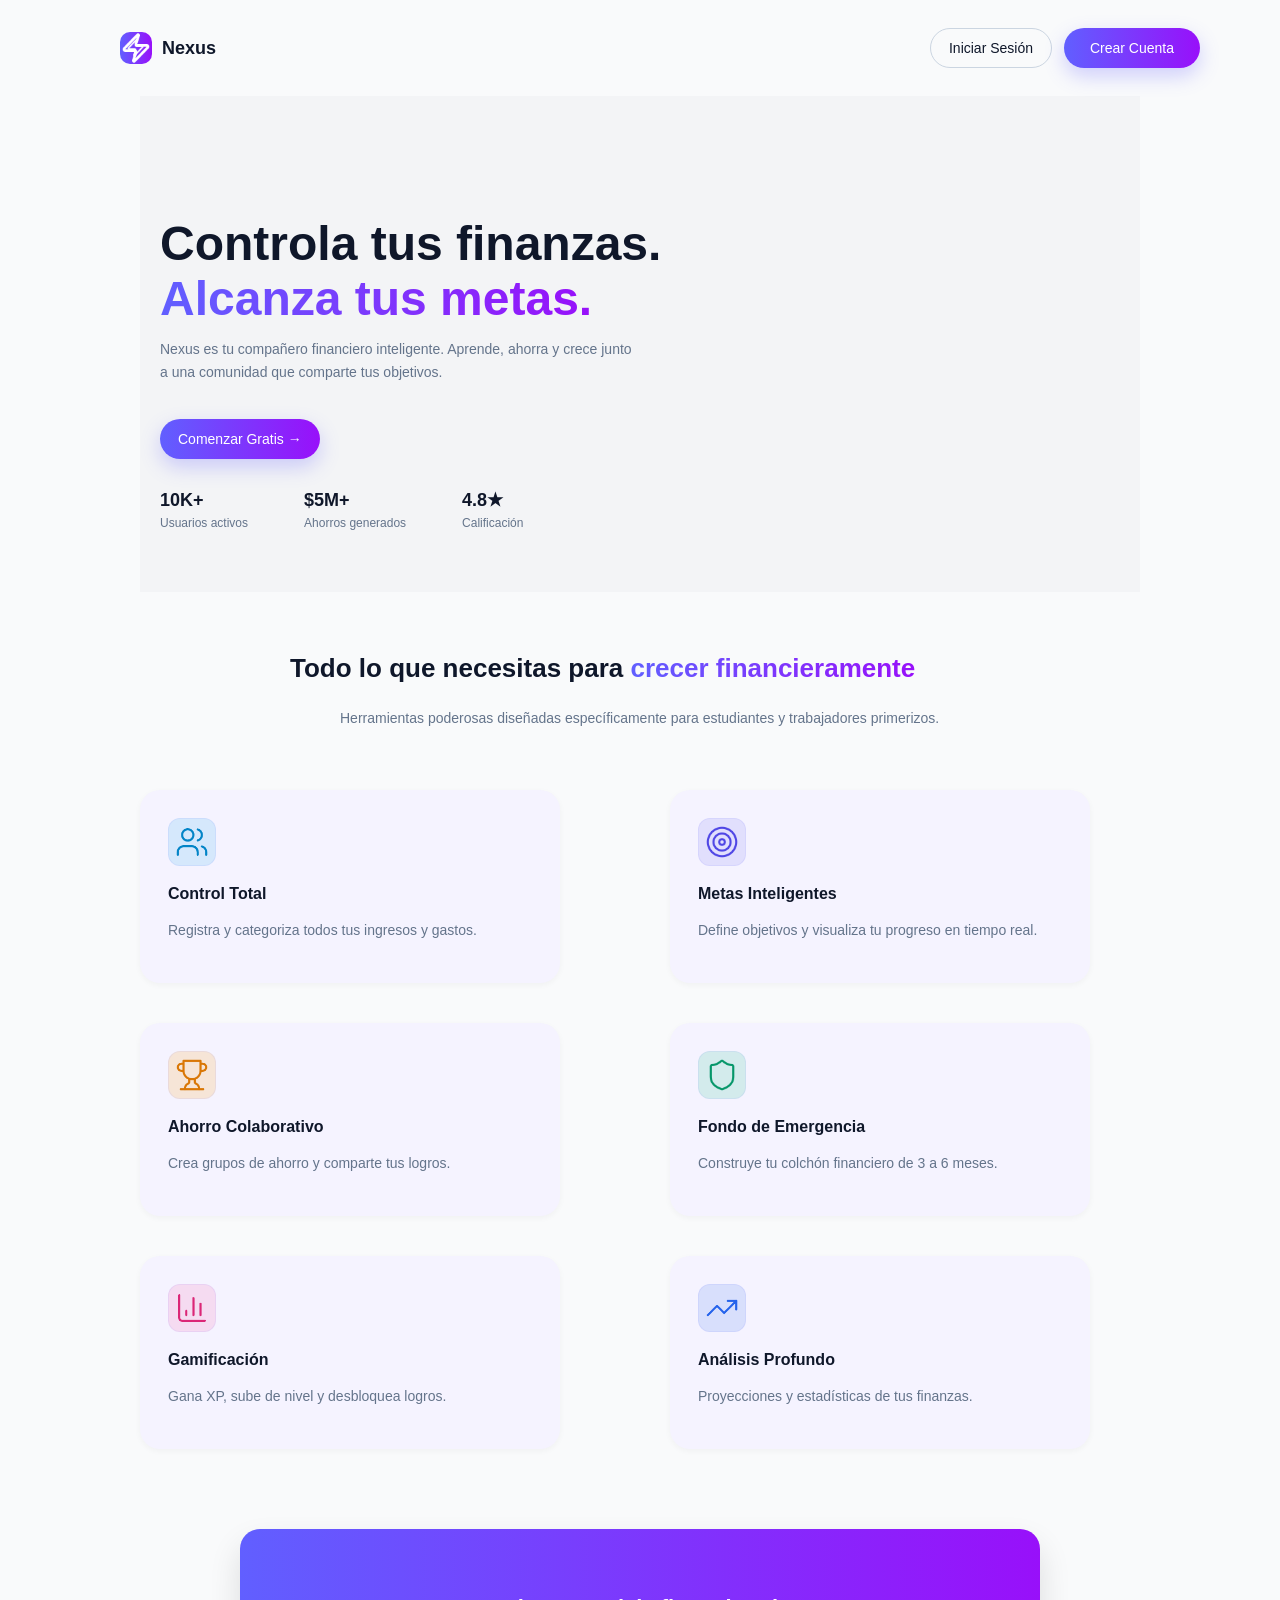
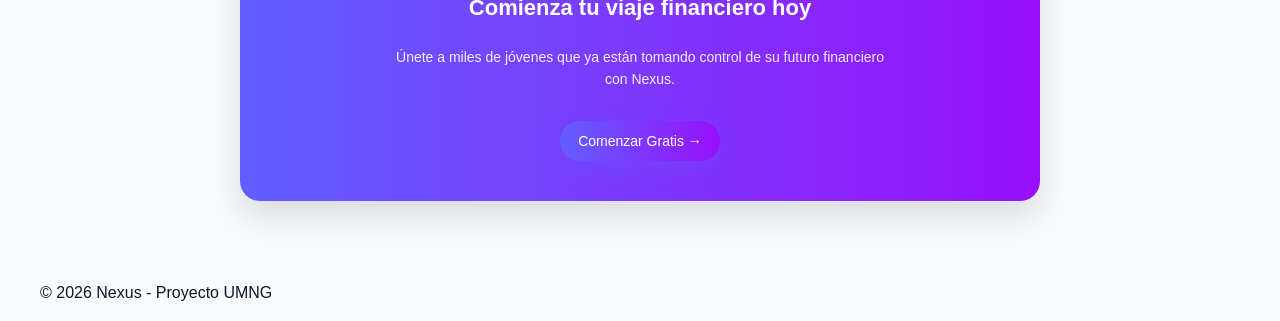
<file: transacciones.html>
<!-- Declaración HTML5: Indica que esto es un archivo HTML moderno -->
<!DOCTYPE html>

<!-- Etiqueta raíz en español: Especifica que el contenido está en idioma español -->
<html lang="es">

<head>
  <!-- Especifica la codificación de caracteres (UTF-8): Soporta acentos, mayúsculas, etc. -->
  <meta charset="UTF-8">
  
  <!-- Viewport: Hace que la página se adapte a cualquier pantalla (móvil, tablet, desktop) -->
  <meta name="viewport" content="width=device-width, initial-scale=1.0">

  <!-- Página autenticada por usuario: No debe aparecer en buscadores Google/Bing -->
  <meta name="robots" content="noindex, nofollow">
  
  <!-- Descripción: Texto que aparece en los resultados de búsqueda -->
  <meta name="description" content="Registra tus ingresos y gastos, visualiza límites mensuales por categoría y accede al historial de transacciones en NEXUS.">

  <!-- Restricción de permisos: Esta página NO necesita acceso a geolocalización, cámara ni micrófono -->
  <meta http-equiv="Permissions-Policy" content="geolocation=(), camera=(), microphone=()">

  <!-- Título: Aparece en la pestaña del navegador -->
  <title>Transacciones | NEXUS - Registra tus ingresos y gastos</title>

  <!-- Preconexión a Google Fonts: Acelera la carga de fuentes personalizadas -->
  <link rel="preconnect" href="https://fonts.googleapis.com">
  <link rel="preconnect" href="https://fonts.gstatic.com" crossorigin>

  <!-- Favicon: Icono pequeño que aparece en la pestaña del navegador -->
  <link rel="icon" href="assets/icons/favicon.ico" type="image/x-icon">

  <!-- ESTILOS CSS (en orden de especificidad) -->
  
  <!-- Estilos base: Layout general (estructura Grid/Flexbox del dashboard) -->
  <link rel="stylesheet" href="css/layout.css">
  
  <!-- Estilos de componentes: Botones, tarjetas, inputs reutilizables -->
  <link rel="stylesheet" href="css/components.css">
  
  <!-- Estilos específicos del dashboard: Sidebar, header, main content -->
  <link rel="stylesheet" href="css/dashboard.css">

  <link rel="stylesheet" href="css/transacciones.css">
  <link rel="stylesheet" href="css/responsive.css">
</head>

<!-- Body con clase especial que indica que esta es una página del dashboard (página autenticada) -->
<body class="dashboard-page">

  <!-- Skip link: Link invisible que aparece al hacer Tab (para accesibilidad)
       Permite a usuarios de teclado/lector de pantalla saltar el sidebar y acceder rápido al contenido -->
  <a href="#main-content" class="skip-link">Saltar al contenido principal</a>

  <!-- Región dinámica para lectores de pantalla: Invisible visualmente
       Se usa para anunciar cambios (mensajes de éxito, errores, etc.) que ocurren sin recargar la página -->
  <div id="status-announcer" aria-live="polite" aria-atomic="true" class="sr-only"></div>

  <!-- Contenedor principal del layout: Grid de dos columnas (sidebar + main) -->
  <div class="dashboard-layout">

    <!-- ================================================
         SIDEBAR — Navegación principal y controles
         ================================================
         Menú lateral fijo que permite navegar entre:
         - Inicio (Dashboard)
         - Transacciones (PÁGINA ACTUAL)
         - Metas
         - Social
         - Análisis
         
         También contiene:
         - Selector de moneda
         - Botón cerrar sesión
    -->
    <nav class="sidebar" aria-label="Navegación principal de NEXUS" id="sidebar">

      <!-- ============================================
           MARCA Y LOGO DE NEXUS
           ============================================ -->
      <div class="sidebar-logo">
        <div class="sidebar-logo-icon" aria-hidden="true">N</div>
        <span class="sidebar-logo-name">Nexus</span>
      </div>

      <!-- ============================================
           MENÚ DE NAVEGACIÓN
           ============================================
           Lista de enlaces a las diferentes secciones.
           aria-current="page" marca la página actual (Transacciones)
       -->
      <ul class="sidebar-nav-list" role="list">
        <!-- Link 1: Inicio (Dashboard) -->
        <li>
          <a href="dashboard.html" class="sidebar-nav-link">
            <!-- Icono SVG: Casa (para Inicio) -->
            <svg class="sidebar-nav-icon" aria-hidden="true" width="20" height="20" viewBox="0 0 24 24" fill="none" stroke="currentColor" stroke-width="2" stroke-linecap="round" stroke-linejoin="round">
              <path d="M3 9l9-7 9 7v11a2 2 0 0 1-2 2H5a2 2 0 0 1-2-2z"/>
              <polyline points="9 22 9 12 15 12 15 22"/>
            </svg>
            <!-- Texto del enlace -->
            <span>Inicio</span>
          </a>
        </li>

        <!-- Link 2: Transacciones (PÁGINA ACTUAL) -->
        <li>
          <!-- Clase active + aria-current="page" indican que esta es la página actual -->
          <a href="transacciones.html" class="sidebar-nav-link sidebar-nav-link--active" aria-current="page">
            <!-- Icono SVG: Tarjeta/Transacción -->
            <svg class="sidebar-nav-icon" aria-hidden="true" width="20" height="20" viewBox="0 0 24 24" fill="none" stroke="currentColor" stroke-width="2" stroke-linecap="round" stroke-linejoin="round">
              <rect x="2" y="5" width="20" height="14" rx="2"/>
              <line x1="2" y1="10" x2="22" y2="10"/>
            </svg>
            <span>Transacciones</span>
          </a>
        </li>

        <!-- Link 3: Metas -->
        <li>
          <a href="Metas.html" class="sidebar-nav-link">
            <!-- Icono SVG: Círculos concéntricos (objetivo/meta) -->
            <svg class="sidebar-nav-icon" aria-hidden="true" width="20" height="20" viewBox="0 0 24 24" fill="none" stroke="currentColor" stroke-width="2" stroke-linecap="round" stroke-linejoin="round">
              <circle cx="12" cy="12" r="10"/>
              <circle cx="12" cy="12" r="6"/>
              <circle cx="12" cy="12" r="2"/>
            </svg>
            <span>Metas</span>
          </a>
        </li>

        <!-- Link 4: Social -->
        <li>
          <a href="Amigos.html" class="sidebar-nav-link">
            <!-- Icono SVG: Personas/Comunidad -->
            <svg class="sidebar-nav-icon" aria-hidden="true" width="20" height="20" viewBox="0 0 24 24" fill="none" stroke="currentColor" stroke-width="2" stroke-linecap="round" stroke-linejoin="round">
              <path d="M17 21v-2a4 4 0 0 0-4-4H5a4 4 0 0 0-4 4v2"/>
              <circle cx="9" cy="7" r="4"/>
              <path d="M23 21v-2a4 4 0 0 0-3-3.87"/>
              <path d="M16 3.13a4 4 0 0 1 0 7.75"/>
            </svg>
            <span>Social</span>
          </a>
        </li>

        <!-- Link 5: Análisis -->
        <li>
          <a href="analisis.html" class="sidebar-nav-link">
            <!-- Icono SVG: Gráfico de barras (análisis) -->
            <svg class="sidebar-nav-icon" aria-hidden="true" width="20" height="20" viewBox="0 0 24 24" fill="none" stroke="currentColor" stroke-width="2" stroke-linecap="round" stroke-linejoin="round">
              <line x1="18" y1="20" x2="18" y2="10"/>
              <line x1="12" y1="20" x2="12" y2="4"/>
              <line x1="6" y1="20" x2="6" y2="14"/>
            </svg>
            <span>Análisis</span>
          </a>
        </li>
      </ul>

      <!-- ============================================
           PIE DEL SIDEBAR
           ============================================
           Selector de moneda y botón para cerrar sesión
       -->
      <div class="sidebar-footer">

        <!-- SELECTOR DE MONEDA -->
        <div class="sidebar-currency">
          <!-- Icono SVG: Globo terraqueo (moneda internacional) -->
          <svg class="sidebar-nav-icon" aria-hidden="true" width="18" height="18" viewBox="0 0 24 24" fill="none" stroke="currentColor" stroke-width="2" stroke-linecap="round" stroke-linejoin="round">
            <circle cx="12" cy="12" r="10"/>
            <line x1="2" y1="12" x2="22" y2="12"/>
            <path d="M12 2a15.3 15.3 0 0 1 4 10 15.3 15.3 0 0 1-4 10 15.3 15.3 0 0 1-4-10 15.3 15.3 0 0 1 4-10z"/>
          </svg>
          <!-- Contenedor con etiqueta y selector -->
          <div class="sidebar-currency-info">
            <!-- Etiqueta: "Moneda" -->
            <span class="sidebar-currency-label">Moneda</span>
            <!-- Label invisible pero disponible para screenreaders (accesibilidad) -->
            <label for="currency-select" class="sr-only">Seleccionar moneda</label>
            <!-- Dropdown para elegir moneda (COP, USD, EUR) -->
            <select id="currency-select" class="sidebar-currency-select">
              <option value="COP" selected>COP</option>
              <option value="USD">USD</option>
              <option value="EUR">EUR</option>
            </select>
          </div>
        </div>

        <!-- BOTÓN CERRAR SESIÓN -->
        <button type="button" class="sidebar-logout-btn" id="btn-logout">
          <!-- Icono SVG: Puerta (logout) -->
          <svg class="sidebar-nav-icon" aria-hidden="true" width="18" height="18" viewBox="0 0 24 24" fill="none" stroke="currentColor" stroke-width="2" stroke-linecap="round" stroke-linejoin="round">
            <path d="M9 21H5a2 2 0 0 1-2-2V5a2 2 0 0 1 2-2h4"/>
            <polyline points="16 17 21 12 16 7"/>
            <line x1="21" y1="12" x2="9" y2="12"/>
          </svg>
          <span>Cerrar sesión</span>
        </button>

      </div>
    </nav>
    <!-- /SIDEBAR -->


    <!-- ================================================
         ÁREA PRINCIPAL — Header + Contenido de transacciones
         ================================================
         Contiene:
         1. Header: Título y descripción de la página
         2. Main: Las secciones de transacciones:
            - Límites mensuales por categoría
            - Botón agregar transacción
            - Historial de transacciones realizadas
    -->
    <div class="dashboard-main">

      <!-- ============================================
           HEADER DE LA PÁGINA
           ============================================
           Muestra el título "Transacciones" 
           y descripción "Registra tus ingresos y gastos"
       -->
      <header class="dashboard-header">
        <div class="page-header-content">
          <!-- Título principal de la página -->
          <h1 class="page-title">Transacciones</h1>
          <!-- Subtítulo descriptivo -->
          <p class="page-subtitle">Registra tus ingresos y gastos</p>
        </div>
      </header>

      <!-- ============================================
           CONTENIDO PRINCIPAL
           ============================================
           Aquí van las secciones de transacciones
       -->
      <main class="main-content" id="main-content" tabindex="-1">

        <!-- ============================================
             SECCIÓN 1: LÍMITES MENSUALES
             ============================================
             Muestra una lista de categorías de gasto con:
             - Nombre de categoría (Alimentación, Entretenimiento, etc.)
             - Gasto actual vs límite ($250 COP de $300 COP)
             - Barra de progreso visual
             - Porcentaje usado
             - Dinero restante que se puede gastar
             
             Cada item es un contenedor con:
             - Header: nombre + icono
             - Barra de progreso
             - Estadísticas (% y monto restante)
        -->
        <section class="spending-limits-section" aria-labelledby="limits-title">
          <!-- Título de la sección -->
          <h2 id="limits-title" class="section-title">Límites mensuales</h2>

          <!-- Contenedor: la lista se llena dinámicamente desde limites.json
               cruzado con las transacciones del mes (limites.js) -->
          <div class="spending-limits-content">
            <ul class="spending-limits-list" role="list">
              <li class="spending-limit-loading">
                <p style="text-align: center; color: #999; padding: 1rem;">
                  Cargando límites...
                </p>
              </li>
            </ul>
          </div>
        </section>

        <!-- ============================================
             SECCIÓN 2: BOTÓN AGREGAR TRANSACCIÓN
             ============================================
             Botón de acción prominente (color negro/oscuro)
             que abre un modal para registrar nueva transacción
        -->
        <div class="add-transaction-section">
          <!-- Botón para agregar nueva transacción -->
          <button type="button" class="btn-add-transaction" id="btn-add-transaction" aria-haspopup="dialog">
            <!-- Icono SVG: Más (+) -->
            <svg aria-hidden="true" width="18" height="18" viewBox="0 0 24 24" fill="none" stroke="currentColor" stroke-width="2.5" stroke-linecap="round" stroke-linejoin="round">
              <line x1="12" y1="5" x2="12" y2="19"/>
              <line x1="5" y1="12" x2="19" y2="12"/>
            </svg>
            <!-- Texto del botón -->
            <span>Agregar Transacción</span>
          </button>
        </div>

        <!-- ============================================
             SECCIÓN 3: HISTORIAL DE TRANSACCIONES
             ============================================
             Muestra una lista de transacciones realizadas
             (ingresos y gastos pasados) ordenadas cronológicamente
             
             Cada item contiene:
             - Icono de la categoría
             - Nombre de la transacción
             - Categoría
             - Fecha
             - Monto (color rojo para gastos, verde para ingresos)
        -->
        <section class="transaction-history-section" aria-labelledby="history-title">
          <!-- Título de la sección -->
          <h2 id="history-title" class="section-title">Historial</h2>

          <!-- Contenedor: Lista de transacciones (se llena dinámicamente con JavaScript) -->
          <div class="transaction-history-content">
            <!-- Las transacciones se cargarán dinámicamente desde transacciones.json vía historial.js -->
            <p style="text-align: center; color: #999; padding: 2rem;">Cargando transacciones...</p>
          </div>
        </section>

      </main>

      <!-- ============================================
           MODAL: AGREGAR TRANSACCIÓN
           ============================================
           Modal/Dialog que se abre al hacer clic en 
           "Agregar Transacción" para registrar una nueva transacción.
           
           Contenido:
           - Selector de tipo (Ingreso/Gasto)
           - Selector de categoría (dropdown)
           - Input de monto
           - Input de descripción
           - Checkboxes: transacción recurrente, gasto fijo
           - Botones: Cancelar, Guardar
      -->
      <div id="add-transaction-modal" class="modal modal-overlay" role="dialog" aria-labelledby="modal-title" aria-hidden="true" data-modal="add-transaction-modal">
        <!-- Contenedor del modal (centra el contenido) -->
        <div class="modal-content">
          <!-- Encabezado del modal -->
          <div class="modal-header">
            <!-- Título del modal (invisible pero accesible para screenreaders) -->
            <h2 id="modal-title" class="sr-only">Agregar nueva transacción</h2>
            <!-- Botón cerrar modal (X) -->
            <button type="button" class="modal-close-btn" id="modal-close-btn" aria-label="Cerrar modal">
              <!-- Icono SVG: X (cerrar) -->
              <svg aria-hidden="true" width="24" height="24" viewBox="0 0 24 24" fill="none" stroke="currentColor" stroke-width="2" stroke-linecap="round" stroke-linejoin="round">
                <line x1="18" y1="6" x2="6" y2="18"/>
                <line x1="6" y1="6" x2="18" y2="18"/>
              </svg>
            </button>
          </div>

          <!-- Formulario de transacción -->
          <form id="form-nueva-transaccion" class="transaction-form">
            <!-- Input oculto para guardar el tipo de transacción (ingreso/gasto) -->
            <input type="hidden" id="transaction-type" value="ingreso">
            
            <!-- SECCIÓN 1: TIPO DE TRANSACCIÓN -->
            <!-- Selector de Ingreso o Gasto -->
            <fieldset class="form-fieldset">
              <!-- Leyenda para accesibilidad -->
              <legend class="form-legend">Tipo</legend>
              
              <!-- Contenedor de botones toggle (grupo) -->
              <div class="form-toggle-group" role="group" aria-label="Selecciona tipo de transacción">
                <!-- Botón 1: Ingreso -->
                <button 
                  type="button" 
                  class="form-toggle-btn form-toggle-btn--active" 
                  data-type="ingreso" 
                  aria-pressed="true"
                  aria-label="Registrar ingreso">
                  <!-- Icono SVG: Flecha hacia arriba (ingreso) -->
                  <svg aria-hidden="true" width="18" height="18" viewBox="0 0 24 24" fill="none" stroke="currentColor" stroke-width="2" stroke-linecap="round" stroke-linejoin="round">
                    <polyline points="23 6 13.46 15.54"/>
                    <polyline points="23 6 6 23"/>
                    <polyline points="1 1 23 6 18 24 1 1"/>
                  </svg>
                  <!-- Texto -->
                  <span>Ingreso</span>
                </button>

                <!-- Botón 2: Gasto -->
                <button 
                  type="button" 
                  class="form-toggle-btn" 
                  data-type="gasto" 
                  aria-pressed="false"
                  aria-label="Registrar gasto">
                  <!-- Icono SVG: Flecha hacia abajo (gasto) -->
                  <svg aria-hidden="true" width="18" height="18" viewBox="0 0 24 24" fill="none" stroke="currentColor" stroke-width="2" stroke-linecap="round" stroke-linejoin="round">
                    <polyline points="1 18 10.46 8.46"/>
                    <polyline points="1 18 18 1"/>
                    <polyline points="23 23 1 18 6 0 23 23"/>
                  </svg>
                  <!-- Texto -->
                  <span>Gasto</span>
                </button>
              </div>
            </fieldset>

            <!-- SECCIÓN 2: CATEGORÍA -->
            <fieldset class="form-fieldset">
              <!-- Label y selector — opciones se llenan dinámicamente desde categorias.json -->
              <label for="transaction-category" class="form-label">Categoría</label>
              <select id="transaction-category" class="form-select" required>
                <option value="" disabled selected>Selecciona una categoría</option>
              </select>
            </fieldset>

            <!-- SECCIÓN 3: MONTO -->
            <fieldset class="form-fieldset">
              <!-- Label y input -->
              <label for="transaction-amount" class="form-label">Monto</label>
              <div class="form-input-prefix">
                <!-- Símbolo de moneda (adelante del input) -->
                <span class="form-input-symbol">$</span>
                <!-- Input numérico con decimales -->
                <input
                  type="text"
                  id="transaction-amount"
                  class="form-input"
                  placeholder="0"
                  inputmode="numeric"
                  autocomplete="off"
                  required
                  aria-label="Monto de la transacción">
              </div>
            </fieldset>

            <!-- SECCIÓN 4: DESCRIPCIÓN -->
            <fieldset class="form-fieldset">
              <!-- Label e input -->
              <label for="transaction-description" class="form-label">Descripción</label>
              <input 
                type="text" 
                id="transaction-description" 
                class="form-input" 
                placeholder="Ej: Compra en supermercado"
                aria-label="Descripción de la transacción">
            </fieldset>

            <!-- SECCIÓN 5: OPCIONES ADICIONALES -->
            <fieldset class="form-fieldset form-fieldset--checkboxes">
              <!-- Contenedor de checkboxes -->
              <div class="form-checkbox-group" role="group" aria-label="Opciones adicionales">
                
                <!-- Checkbox 1: Transacción recurrente -->
                <div class="form-checkbox-item">
                  <input 
                    type="checkbox" 
                    id="transaction-recurring" 
                    class="form-checkbox">
                  <label for="transaction-recurring" class="form-checkbox-label">Transacción recurrente</label>
                </div>

                <!-- Checkbox 2: Gasto fijo -->
                <div class="form-checkbox-item">
                  <input 
                    type="checkbox" 
                    id="transaction-fixed" 
                    class="form-checkbox">
                  <label for="transaction-fixed" class="form-checkbox-label">Gasto fijo</label>
                </div>

              </div>
            </fieldset>

            <!-- SECCIÓN 6: BOTONES DE ACCIÓN -->
            <div class="form-actions">
              <!-- Botón Cancelar -->
              <button 
                type="button" 
                class="btn-cancel" 
                id="modal-cancel-btn"
                aria-label="Cerrar formulario sin guardar">
                Cancelar
              </button>

              <!-- Botón Guardar -->
              <button 
                type="submit" 
                class="btn-submit"
                aria-label="Guardar transacción">
                Guardar
              </button>
            </div>

          </form>
        </div>
      </div>
      <!-- /MODAL AGREGAR TRANSACCIÓN -->

    </div>
    <!-- /DASHBOARD MAIN -->

  </div>

  <!-- ============================================
       MÓDULOS JAVASCRIPT - ORDEN IMPORTANTE
       ============================================
       1. datos.js        - Punto central de carga de JSONs + sesión
       2. calculos.js     - Funciones puras de cálculo (usadas por limites.js)
       3. utils.js        - Funciones utilitarias (formatearFecha, etc.)
       4. gastos.js       - HTML para una transacción de gasto
       5. ingresos.js     - HTML para una transacción de ingreso
       6. historial.js    - Carga y renderiza la lista de transacciones
       7. limites.js      - Calcula y renderiza los límites mensuales
       8. transacciones.js - Coordinador del modal "Agregar transacción"
       9. navigation.js   - Cambio de moneda y logout
  -->
  <!-- ★ CAPA DE CONFIGURACIÓN Y DATOS LOCALES ★ -->
  <script src="js/config.js"></script>
  <script src="js/datos.js"></script>
  
  <!-- SCRIPTS DE NEGOCIO -->
  <script src="js/calculos.js"></script>
  <script src="js/utils.js"></script>
  <script src="js/gastos.js"></script>
  <script src="js/ingresos.js"></script>
  <script src="js/historial.js"></script>
  <script src="js/limites.js"></script>
  <script src="js/transacciones.js"></script>
  <script src="js/navigation.js"></script>

</body>
</html>
</file>
<file: css/layout.css>
:root {
  color-scheme: light;
  font-family: Inter, system-ui, -apple-system, BlinkMacSystemFont, 'Segoe UI', sans-serif;
  font-smoothing: antialiased;
  text-rendering: optimizeLegibility;
  line-height: 1.5;
}

* {
  box-sizing: border-box;
}

html {
  scroll-behavior: smooth;
}

body {
  margin: 0;
  min-height: 100vh;
  background-color: #f8fafc;
  color: #111827;
}

img,
picture,
video,
canvas,
svg {
  display: block;
  max-width: 100%;
}

button,
input,
select,
textarea {
  font: inherit;
}

button {
  cursor: pointer;
}

.sr-only {
  position: absolute;
  width: 1px;
  height: 1px;
  padding: 0;
  margin: -1px;
  overflow: hidden;
  clip: rect(0, 0, 0, 0);
  white-space: nowrap;
  border: 0;
}

.skip-link {
  position: absolute;
  left: -999px;
  top: auto;
  width: 1px;
  height: 1px;
  overflow: hidden;
}

.skip-link:focus,
.skip-link:active {
  left: 1rem;
  top: 1rem;
  width: auto;
  height: auto;
  overflow: visible;
  z-index: 999;
}
</file>
<file: css/components.css>
/* Variables */
:root {
  --color-primary: #615FFF;
  --color-accent: #9810FA;
  --color-text: #0F172A;
  --color-text-light: #64748B;
  --color-bg: #F9FAFB;
  --color-bg-soft: #F3F4F6;
  --gradient-primary: linear-gradient(90deg, #615FFF, #9810FA);
  --font-family: 'Inter', sans-serif;
  --radius-md: 12px;
  --radius-lg: 20px;
  --shadow-sm: 0 2px 6px rgba(0,0,0,0.04);
  --shadow-md: 0 6px 16px rgba(0,0,0,0.08);
  --shadow-lg: 0 16px 32px rgba(0,0,0,0.12);
}

/* Base */
.app {
  max-width: 1200px;
  margin: 0 auto;
}

body {
  font-family: var(--font-family);
  background: var(--color-bg);
  color: var(--color-text);
  margin: 0;
}

/* Accesibilidad */
.skip-link {
  position: absolute;
  top: -40px;
  left: 6px;
  background: var(--color-primary);
  color: white;
  padding: 8px;
  text-decoration: none;
  border-radius: var(--radius-md);
  z-index: 1000;
}

.skip-link:focus {
  top: 6px;
}

.sr-only {
  position: absolute;
  width: 1px;
  height: 1px;
  padding: 0;
  margin: -1px;
  overflow: hidden;
  clip: rect(0, 0, 0, 0);
  white-space: nowrap;
  border: 0;
}

/* Header */
.header {
  background: var(--color-bg-soft);
}

header {
  padding: 16px 40px;
  display: flex;
  justify-content: space-between;
  align-items: center;
}

/* Logo */
.logo {
  display: flex;
  align-items: center;
  gap: 10px;
}

.logo-img {
  width: 32px;
  height: 32px;
  border-radius: 10px;
  background: url("../assets/icons/Logo.png") center/60% no-repeat, var(--gradient-primary);
}

.logo-name {
  font-weight: 600;
  font-size: 18px;
}

/* Navegacion */
.nav-list {
  display: flex;
  align-items: center;
  gap: 12px;
  list-style: none;
  margin: 0;
  padding: 0;
}

/* Botones */
.btn {
  border: none;
  border-radius: 999px;
  font-weight: 500;
  font-size: 14px;
  font-family: var(--font-family);
  cursor: pointer;
  line-height: 1;
  appearance: none;
  -webkit-appearance: none;
  padding: 0;
}

.btn-primary {
  background: var(--gradient-primary);
  color: white;
  box-shadow: 0 8px 20px rgba(97, 95, 255, 0.28);
  min-width: 136px;
  height: 40px;
  padding: 0 18px;
  display: inline-flex;
  align-items: center;
  justify-content: center;
}

.btn-outline {
  background: transparent;
  color: #0F172A;
  border: 1px solid #CBD5E1;
  box-shadow: none;
  min-width: 98px;
  height: 40px;
  padding: 0 18px;
  display: inline-flex;
  align-items: center;
  justify-content: center;
}

/* Hero */
.hero-section {
  background: var(--color-bg-soft);
  padding: 80px 20px 60px;
  max-width: 1000px;
  margin: 0 auto;
}

.hero-main-title {
  font-size: 48px;
  font-weight: 700;
  line-height: 1.15;
  margin-bottom: 12px;
}

.text-gradient {
  background: var(--gradient-primary);
  background-clip: text;
  -webkit-background-clip: text;
  -webkit-text-fill-color: transparent;
}

.hero-subtitle {
  color: #64748B;
  font-size: 14px;
  line-height: 1.6;
  max-width: 480px;
  margin-top: 8px;
}

/* Botones del hero */
.hero-buttons {
  margin-top: 20px;
  display: flex;
  gap: 12px;
  align-items: flex-end;
}

/* Estadisticas */
.hero-stats-bar {
  margin-top: 28px;
  display: flex;
  gap: 56px;
}

.hero-stat {
  display: flex;
  flex-direction: column;
}

.stat-number {
  font-weight: 700;
  font-size: 18px;
}

.stat-label {
  font-size: 12px;
  color: #64748B;
}

/* Secciones */
.intro-text-section,
.features-section,
.final-cta-section {
  max-width: 1000px;
  margin: 0 auto;
}

/* Intro */
.intro-title {
  font-size: 26px;
  font-weight: 600;
  line-height: 1.3;
  margin-top: 60px;
  max-width: 700px;
  margin-left: auto;
  margin-right: auto;
}

.intro-desc {
  color: #64748B;
  font-size: 14px;
  line-height: 1.6;
  max-width: 600px;
  margin: 10px auto 0;
}

/* Grid de cards */
.features-grid {
  display: grid;
  grid-template-columns: repeat(2, 1fr);
  gap: 40px 60px;
  margin-top: 60px;
}

/* Cards */
.feature-card {
  max-width: 420px;
}

.card-style {
  background: #F5F3FF;
  border-radius: var(--radius-lg);
  box-shadow: var(--shadow-sm);
  transition: 0.25s ease;
  padding: 28px;
}

.card-style:hover {
  transform: translateY(-4px);
  box-shadow: var(--shadow-md);
}

/* Iconos */
.card-icon {
  --icon-bg: rgba(97, 95, 255, 0.12);
  --icon-color: var(--color-primary);
  width: 48px;
  height: 48px;
  margin-bottom: 14px;
  display: flex;
  align-items: center;
  justify-content: center;
  border-radius: 12px;
  background: var(--icon-bg);
  box-shadow: inset 0 0 0 1px rgba(97, 95, 255, 0.08);
}

.card-icon::before {
  content: "";
  width: 34px;
  height: 34px;
  background: var(--icon-color);
  -webkit-mask: var(--icon-image) center / contain no-repeat;
  mask: var(--icon-image) center / contain no-repeat;
}

.feature-card:nth-child(1) .card-icon {
  --icon-image: url("../assets/icons/Personas.png");
  --icon-bg: rgba(14, 165, 233, 0.14);
  --icon-color: #0284C7;
}

.feature-card:nth-child(2) .card-icon {
  --icon-image: url("../assets/icons/Circulo.png");
  --icon-bg: rgba(99, 102, 241, 0.14);
  --icon-color: #4F46E5;
}

.feature-card:nth-child(3) .card-icon {
  --icon-image: url("../assets/icons/Corona.png");
  --icon-bg: rgba(245, 158, 11, 0.16);
  --icon-color: #D97706;
}

.feature-card:nth-child(4) .card-icon {
  --icon-image: url("../assets/icons/Escudo.png");
  --icon-bg: rgba(16, 185, 129, 0.15);
  --icon-color: #059669;
}

.feature-card:nth-child(5) .card-icon {
  --icon-image: url("../assets/icons/Estadisticas.png");
  --icon-bg: rgba(236, 72, 153, 0.14);
  --icon-color: #DB2777;
}

.feature-card:nth-child(6) .card-icon {
  --icon-image: url("../assets/icons/Flecha.png");
  --icon-bg: rgba(37, 99, 235, 0.14);
  --icon-color: #2563EB;
}

/* Textos de cards */
.card-title {
  font-weight: 600;
  font-size: 16px;
  margin-bottom: 6px;
}

.card-desc {
  font-size: 14px;
  color: var(--color-text-light);
  line-height: 1.5;
}

/* Banner final */
.gradient-banner {
  max-width: 800px;
  margin: 80px auto;
  padding: 40px;
  text-align: center;
  border-radius: var(--radius-lg);
  background: var(--gradient-primary);
  color: white;
  box-shadow: var(--shadow-lg);
}

.banner-title {
  font-weight: 600;
  font-size: 22px;
}

.banner-desc {
  font-size: 14px;
  line-height: 1.6;
  opacity: 0.9;
  margin-top: 8px;
  max-width: 500px;
  margin-left: auto;
  margin-right: auto;
}

.btn-cta {
  margin-top: 16px;
}

/* Modal */
.modal {
  display: none;
}

.modal.active {
  display: flex;
}

/* Formularios */
.auth-form {
  display: none;
}

.auth-form.active {
  display: block;
}

.register-step {
  display: none;
}

.register-step.active {
  display: block;
}

.form-actions {
  display: flex;
  justify-content: space-between;
  gap: 0.75rem;
  margin-top: 1rem;
}

.checkbox-label {
  display: flex;
  align-items: center;
  gap: 0.5rem;
}
</file>
<file: css/auth.css>
/* Modal */
.modal {
  position: fixed;
  inset: 0;
  display: none;
  align-items: center;
  justify-content: center;
  z-index: 1000;
}

.modal.active {
  display: flex;
}

/* Fondo */
.modal-backdrop {
  position: absolute;
  inset: 0;
  background: rgba(15, 23, 42, 0.22);
  backdrop-filter: blur(3px);
}

/* Caja principal */
.modal-content {
  position: relative;
  z-index: 2;
  width: 100%;
  max-width: 620px;
  margin: 24px;
  padding: 26px 34px 26px;
  background: #f8f8fa;
  border-radius: 28px;
  box-shadow: 0 18px 45px rgba(15, 23, 42, 0.14);
}

/* Cerrar */
.modal-close {
  position: absolute;
  top: 18px;
  left: 18px;
  width: 40px;
  height: 40px;
  border: 1px solid #d7d9df;
  border-radius: 12px;
  background: #ffffff;
  color: #111827;
  font-size: 22px;
  line-height: 1;
  cursor: pointer;
}

/* Header */
.modal-header {
  text-align: center;
  margin-bottom: 22px;
  padding-top: 8px;
}

.modal-title {
  margin: 0;
  font-size: 30px;
  font-weight: 700;
  color: #111827;
}

.modal-subtitle {
  margin: 12px 0 0;
  font-size: 15px;
  color: #374151;
}

/* Formularios */
.auth-form {
  display: none;
}

.auth-form.active {
  display: block;
}

/* Login */
#login-form .auth-form-content {
  max-width: 540px;
  margin: 0 auto;
}

#login-form .form-group {
  margin-bottom: 18px;
}

#login-form .auth-form-content {
  max-width: 420px;
  margin: 0 auto;
}

#login-form .form-group {
  margin-bottom: 18px;
}

#login-form .form-input {
  height: 52px;
  border-radius: 14px;
  padding: 0 16px;
  font-size: 14px;
}

#login-form .btn.btn-primary {
  display: block;
  width: 100%;
  min-width: auto;
  height: 54px;
  margin: 20px 0 0;
  border: none;
  border-radius: 14px;
  background: #000000;
  color: #ffffff;
  font-size: 15px;
  font-weight: 700;
  box-shadow: 0 14px 36px rgba(0, 0, 0, 0.12);
}

#login-form .btn.btn-outline {
  display: block;
  width: 100%;
  min-width: auto;
  height: 50px;
  margin: 18px 0 0;
  border-radius: 14px;
  border: 1px solid #d1d5db;
  background: #ffffff;
  color: #111827;
  font-size: 14px;
  font-weight: 600;
}

#login-form .auth-top-icon {
  display: flex;
  align-items: center;
  justify-content: center;
  width: 56px;
  height: 56px;
  margin: 0 auto 18px;
  border-radius: 18px;
  background: #111827;
}

#login-form .auth-top-icon__symbol {
  color: #ffffff;
  font-size: 20px;
  line-height: 1;
}

#login-form .form-divider {
  display: flex;
  align-items: center;
  gap: 12px;
  margin: 18px 0 0;
}

#login-form .divider-line {
  flex: 1;
  height: 1px;
  background: #d1d5db;
}

#login-form .divider-text {
  font-size: 13px;
  font-weight: 500;
  color: #6b7280;
  white-space: nowrap;
}

#login-form .form-footer {
  margin: 14px 0 0;
  font-size: 13px;
  color: #6b7280;
}

#login-form .form-footer .link-btn {
  margin-left: 4px;
  font-weight: 700;
}

/* Registro */
#register-form {
  max-width: 520px;
  margin: 0 auto;
}

/* Pasos */
.progress-steps {
  display: flex;
  justify-content: space-between;
  align-items: flex-start;
  gap: 0;
  margin: 10px 0 24px;
}

.progress-step {
  flex: 1;
  position: relative;
  text-align: center;
}

.progress-step::before {
  content: "";
  position: absolute;
  top: 11px;
  left: -50%;
  width: 100%;
  height: 2px;
  background: #e5e7eb;
  z-index: 0;
}

.progress-step:first-child::before {
  display: none;
}

.progress-step.active::before {
  background: #111827;
}

.step-circle {
  position: relative;
  z-index: 1;
  width: 22px;
  height: 22px;
  margin: 0 auto 6px;
  border-radius: 50%;
  background: #e5e7eb;
  color: #6b7280;
  font-size: 10px;
  font-weight: 700;
  display: flex;
  align-items: center;
  justify-content: center;
}

.progress-step.active .step-circle {
  background: #000000;
  color: #ffffff;
}

.step-label {
  display: block;
  font-size: 10px;
  color: #9ca3af;
  line-height: 1.2;
}

.progress-step.active .step-label {
  color: #111827;
}

/* Contenido de cada paso */
.register-step {
  display: none;
}

.register-step.active {
  display: block;
}

.step-header {
  margin-bottom: 14px;
}

.step-section-title {
  margin: 0;
  font-size: 22px;
  font-weight: 700;
  color: #111827;
}

/* Tarjeta interna */
.register-step .auth-form-content {
  padding: 22px;
  background: #ffffff;
  border: 1px solid #e5e7eb;
  border-radius: 16px;
  box-shadow: 0 6px 18px rgba(15, 23, 42, 0.08);
  text-align: left;
}

/* Grupos */
.form-group {
  margin-bottom: 16px;
}

/* Labels */
.form-label {
  display: block;
  margin-bottom: 8px;
  font-size: 12px;
  font-weight: 500;
  color: #374151;
  text-align: left;
}

/* Inputs */
.form-input {
  width: 100%;
  height: 42px;
  padding: 0 14px;
  border: 1px solid #dfe3ea;
  border-radius: 10px;
  background: #ffffff;
  font-size: 13px;
  color: #111827;
  box-sizing: border-box;
}

.form-input::placeholder {
  color: #9ca3af;
}

.form-input:focus {
  outline: none;
  border-color: #c4b5fd;
  box-shadow: 0 0 0 3px rgba(124, 58, 237, 0.12);
}

/* Footer */
.form-footer {
  margin: 16px 0 0;
  text-align: center;
  font-size: 12px;
  color: #6b7280;
}

.form-footer-secondary {
  margin: 10px 0 0;
  text-align: center;
  font-size: 11px;
}

/* Links */
.link-btn {
  border: none;
  background: transparent;
  padding: 0;
  color: #111827;
  font-size: 12px;
  font-weight: 600;
  cursor: pointer;
  text-decoration: underline;
}

/* Acciones */
.form-actions {
  display: flex;
  justify-content: center;
  gap: 12px;
  margin-top: 18px;
}

/* Boton principal negro del registro */
#register-next,
#register-next-step2 {
  min-width: 112px;
  height: 34px;
  padding: 0 18px;
  border: none;
  border-radius: 18px;
  background: #000000;
  color: #ffffff;
  font-size: 11px;
  font-weight: 600;
  cursor: pointer;
}

/* Boton atras */
#register-prev {
  min-width: 90px;
  height: 34px;
  padding: 0 18px;
  border: 1px solid #111827;
  border-radius: 18px;
  background: #ffffff;
  color: #111827;
  font-size: 11px;
  font-weight: 600;
  cursor: pointer;
}

/* Paso 1: boton ancho */
.register-step-1 #register-next {
  width: 100%;
  height: 46px;
  border-radius: 10px;
  font-size: 13px;
}

/* Paso 2: frecuencia */
.income-frequency-group {
  display: grid;
  grid-template-columns: repeat(3, 1fr);
  gap: 10px;
}

.frequency-option {
  position: relative;
  height: 64px;
  border: 1px solid #dfe3ea;
  border-radius: 10px;
  background: #ffffff;
  display: flex;
  flex-direction: column;
  align-items: center;
  justify-content: center;
  gap: 4px;
  cursor: pointer;
}

.frequency-option input {
  position: absolute;
  opacity: 0;
  pointer-events: none;
}

.frequency-option:has(input:checked) {
  border-color: #111827;
  background: #f9fafb;
}

.frequency-icon {
  font-size: 12px;
  line-height: 1;
}

.frequency-label {
  font-size: 10px;
  font-weight: 600;
  color: #111827;
}

/* Monto */
.currency-input-group {
  position: relative;
  display: grid;
  grid-template-columns: auto 1fr auto;
  align-items: center;
  min-height: 42px;
  border: 1px solid #dfe3ea;
  border-radius: 10px;
  background: #ffffff;
  overflow: hidden;
  transition: border-color 0.18s ease, box-shadow 0.18s ease;
}

.currency-input-group:focus-within {
  border-color: #c4b5fd;
  box-shadow: 0 0 0 3px rgba(124, 58, 237, 0.12);
}

.currency-symbol {
  padding-left: 14px;
  font-size: 13px;
  color: #9ca3af;
}

.currency-input {
  height: 42px;
  padding: 0 10px;
  border: none;
  border-radius: 0;
  box-shadow: none;
}

.currency-input:focus {
  box-shadow: none;
}

.currency-select {
  height: 42px;
  min-width: 72px;
  border: none;
  border-left: 1px solid #e5e7eb;
  background: #f9fafb;
  color: #111827;
  padding: 0 10px;
  font-size: 12px;
  font-weight: 700;
  cursor: pointer;
  outline: none;
}

/* Responsive */
@media (max-width: 640px) {
  .modal-content {
    max-width: 100%;
    margin: 12px;
    padding: 22px 18px 20px;
    border-radius: 22px;
  }

  .modal-title {
    font-size: 24px;
  }

  .income-frequency-group {
    grid-template-columns: 1fr;
  }

  .currency-input-group {
    grid-template-columns: auto 1fr;
  }

  .currency-select {
    grid-column: 1 / -1;
    width: 100%;
    border-left: none;
    border-top: 1px solid #e5e7eb;
  }

  .form-actions {
    flex-direction: column;
  }

  #register-prev,
  #register-next,
  #register-next-step2,
  #login-form .btn.btn-primary {
    width: 100%;
  }
}

/* ============================================================
   MENSAJES DE ERROR DE AUTENTICACIÓN
   ============================================================
   Se inyectan dinámicamente arriba del formulario cuando las
   credenciales son inválidas o el email ya está registrado.
*/
.auth-error-message {
  display: flex;
  align-items: flex-start;
  gap: 10px;
  padding: 12px 14px;
  margin-bottom: 16px;
  background-color: #fef2f2;
  color: #991b1b;
  border: 1px solid #fecaca;
  border-radius: 10px;
  font-size: 14px;
  line-height: 1.4;
  animation: auth-error-slide-in 0.25s ease;
}

.auth-error-message svg {
  flex-shrink: 0;
  margin-top: 1px;
  color: #dc2626;
}

@keyframes auth-error-slide-in {
  from { opacity: 0; transform: translateY(-6px); }
  to   { opacity: 1; transform: translateY(0); }
}

@media (prefers-reduced-motion: reduce) {
  .auth-error-message {
    animation: none;
  }
}
</file>
<file: css/responsive.css>
/* ============================================================
   Responsive layer
   Cargada al final para unificar mobile en home y vistas internas.
   ============================================================ */

html,
body {
  max-width: 100%;
  overflow-x: hidden;
}

img,
svg,
canvas,
video {
  max-width: 100%;
}

.dashboard-page * {
  min-width: 0;
}

/* Home / login */
@media (max-width: 900px) {
  .app,
  .intro-text-section,
  .features-section,
  .final-cta-section {
    width: 100%;
    max-width: none;
  }

  header {
    padding: 14px 18px;
    gap: 14px;
    flex-wrap: wrap;
  }

  .logo {
    margin: 0;
  }

  .nav-list {
    gap: 8px;
  }

  .nav-list .btn {
    min-width: auto;
    height: 38px;
    padding: 0 14px;
  }

  .hero-section {
    padding: 56px 18px 44px;
  }

  .hero-main-title {
    font-size: 38px;
    line-height: 1.15;
  }

  .hero-subtitle {
    font-size: 15px;
    max-width: 560px;
  }

  .hero-stats-bar {
    gap: 22px;
    flex-wrap: wrap;
  }

  .features-grid {
    grid-template-columns: 1fr;
    gap: 20px;
    margin: 36px 18px 0;
  }

  .feature-card {
    max-width: none;
  }

  .intro-title,
  .intro-desc {
    margin-left: 18px;
    margin-right: 18px;
  }

  .gradient-banner {
    margin: 56px 18px;
    padding: 32px 22px;
  }
}

@media (max-width: 560px) {
  header {
    align-items: flex-start;
  }

  .nav {
    width: 100%;
  }

  .nav-list {
    width: 100%;
    justify-content: stretch;
  }

  .nav-list li {
    flex: 1;
  }

  .nav-list .btn {
    width: 100%;
  }

  .hero-section {
    padding: 42px 16px 34px;
  }

  .hero-main-title {
    font-size: 32px;
  }

  .hero-buttons {
    align-items: stretch;
  }

  .hero-buttons .btn {
    width: 100%;
  }

  .hero-stats-bar {
    display: grid;
    grid-template-columns: repeat(3, minmax(0, 1fr));
    gap: 12px;
    align-items: start;
  }

  .features-grid {
    margin-left: 16px;
    margin-right: 16px;
  }

  .card-style {
    padding: 22px;
    border-radius: 16px;
  }

  .modal-content {
    width: calc(100% - 24px);
    margin: 12px;
    max-height: calc(100vh - 24px);
    overflow-y: auto;
  }
}

/* Dashboard shell shared by Dashboard, Transacciones, Metas y Analisis */
@media (max-width: 820px) {
  body.dashboard-page .dashboard-layout,
  body.dashboard-page .app-shell {
    flex-direction: column !important;
    min-height: 100vh;
  }

  body.dashboard-page .sidebar {
    position: sticky;
    top: 0;
    z-index: 50;
    width: 100% !important;
    min-width: 0 !important;
    min-height: auto !important;
    border-right: none !important;
    border-bottom: 1px solid #e5e7eb !important;
    padding: 12px 14px !important;
    gap: 10px !important;
    box-shadow: 0 8px 24px rgba(15, 23, 42, 0.05);
  }

  body.dashboard-page .sidebar-brand,
  body.dashboard-page .sidebar-logo {
    justify-content: flex-start !important;
    margin: 0 0 10px !important;
  }

  body.dashboard-page .sidebar-brand-name,
  body.dashboard-page .sidebar-logo-name {
    display: inline !important;
  }

  body.dashboard-page .sidebar-nav {
    flex: 0 0 auto !important;
    width: 100%;
    overflow-x: auto;
    padding-bottom: 2px;
    -webkit-overflow-scrolling: touch;
  }

  body.dashboard-page .sidebar-nav-list {
    display: flex !important;
    gap: 8px;
    width: max-content;
    min-width: 100%;
  }

  body.dashboard-page .sidebar-nav-list > li {
    flex: 0 0 auto;
    margin: 0 !important;
  }

  body.dashboard-page .sidebar-nav-link,
  body.dashboard-page .sidebar-nav-list a.sidebar-nav-item {
    min-height: 40px;
    padding: 9px 12px !important;
    gap: 8px !important;
    font-size: 13px !important;
    line-height: 1.2;
    white-space: nowrap;
  }

  body.dashboard-page .sidebar-nav-icon,
  body.dashboard-page .nav-icon {
    width: 18px;
    height: 18px;
  }

  body.dashboard-page .sidebar-footer {
    display: grid !important;
    grid-template-columns: repeat(2, minmax(0, 1fr));
    gap: 8px !important;
    margin-top: 10px !important;
  }

  body.dashboard-page .sidebar-divider {
    display: none;
  }

  body.dashboard-page .sidebar-currency,
  body.dashboard-page .sidebar-currency-btn,
  body.dashboard-page .sidebar-logout-btn {
    min-height: 42px;
    margin: 0 !important;
    padding: 8px 10px !important;
    justify-content: center;
    font-size: 12px !important;
  }

  body.dashboard-page .sidebar-currency-info,
  body.dashboard-page .sidebar-currency-label {
    min-width: 0;
  }

  body.dashboard-page .dashboard-main,
  body.dashboard-page .main-area {
    width: 100%;
    max-width: none;
    padding: 20px 16px 34px !important;
  }

  body.dashboard-page .dashboard-header,
  body.dashboard-page .page-header {
    margin-bottom: 18px;
  }

  body.dashboard-page .dashboard-header {
    flex-direction: column;
    gap: 14px;
  }

  body.dashboard-page .dashboard-title,
  body.dashboard-page .page-title {
    font-size: 26px !important;
    line-height: 1.18;
  }

  body.dashboard-page .dashboard-subtitle,
  body.dashboard-page .page-subtitle {
    font-size: 14px;
    line-height: 1.45;
  }

  body.dashboard-page .dashboard-row,
  body.dashboard-page .dashboard-row--top,
  body.dashboard-page .dashboard-row--bottom,
  body.dashboard-page .main-content,
  body.dashboard-page .metrics-grid {
    grid-template-columns: 1fr !important;
  }

  body.dashboard-page .dashboard-content,
  body.dashboard-page .dashboard-row {
    gap: 16px;
  }

  body.dashboard-page .balance-card,
  body.dashboard-page .gamification-card,
  body.dashboard-page .emergency-card,
  body.dashboard-page .metrics-card,
  body.dashboard-page .metric-card,
  body.dashboard-page .financial-health-section,
  body.dashboard-page .projections-section,
  body.dashboard-page .spending-limit-item,
  body.dashboard-page .transaction-item,
  body.dashboard-page .meta-card,
  body.dashboard-page .ranking-section,
  body.dashboard-page .collab-goals-section,
  body.dashboard-page .collab-goal-card {
    border-radius: 16px;
  }

  body.dashboard-page .balance-card,
  body.dashboard-page .gamification-card,
  body.dashboard-page .emergency-card,
  body.dashboard-page .metrics-card {
    min-height: auto;
  }

  body.dashboard-page .balance-stats,
  body.dashboard-page .emergency-totals,
  body.dashboard-page .metrics-item--highlight,
  body.dashboard-page .health-item,
  body.dashboard-page .projection-item-header,
  body.dashboard-page .limit-item-header,
  body.dashboard-page .meta-montos,
  body.dashboard-page .goal-card-header {
    flex-wrap: wrap;
  }

  body.dashboard-page .transaction-item {
    flex-direction: column;
    align-items: stretch !important;
  }

  body.dashboard-page .transaction-amount {
    align-self: flex-start !important;
    white-space: normal;
  }

  body.dashboard-page .modal-content {
    width: calc(100% - 24px) !important;
    max-height: calc(100vh - 24px);
    overflow-y: auto;
    padding: 20px !important;
  }
}

@media (max-width: 560px) {
  body.dashboard-page .sidebar {
    padding: 10px 12px !important;
  }

  body.dashboard-page .sidebar-brand,
  body.dashboard-page .sidebar-logo {
    margin-bottom: 8px !important;
  }

  body.dashboard-page .sidebar-nav-link,
  body.dashboard-page .sidebar-nav-list a.sidebar-nav-item {
    font-size: 12px !important;
    padding: 8px 10px !important;
  }

  body.dashboard-page .sidebar-footer {
    grid-template-columns: 1fr;
  }

  body.dashboard-page .dashboard-main,
  body.dashboard-page .main-area {
    padding: 18px 12px 30px !important;
  }

  body.dashboard-page .dashboard-header-user {
    width: 100%;
  }

  body.dashboard-page .balance-card,
  body.dashboard-page .gamification-card,
  body.dashboard-page .emergency-card,
  body.dashboard-page .metrics-card,
  body.dashboard-page .metric-card,
  body.dashboard-page .financial-health-section,
  body.dashboard-page .projections-section,
  body.dashboard-page .spending-limit-item,
  body.dashboard-page .transaction-item,
  body.dashboard-page .meta-card,
  body.dashboard-page .ranking-section,
  body.dashboard-page .collab-goals-section,
  body.dashboard-page .collab-goal-card {
    padding: 16px;
  }

  body.dashboard-page .balance-card-amount {
    font-size: 20px;
    line-height: 1.2;
    word-break: break-word;
  }

  body.dashboard-page .balance-stats,
  body.dashboard-page .emergency-totals,
  body.dashboard-page .metrics-item--highlight,
  body.dashboard-page .health-item,
  body.dashboard-page .projection-item-header,
  body.dashboard-page .limit-stats,
  body.dashboard-page .meta-montos,
  body.dashboard-page .goal-progress-header,
  body.dashboard-page .goal-card-footer {
    flex-direction: column !important;
    align-items: flex-start !important;
    gap: 8px;
  }

  body.dashboard-page .metric-value {
    font-size: 28px;
  }

  body.dashboard-page .meta-card-header {
    grid-template-columns: 32px 1fr;
  }

  body.dashboard-page .meta-card-acciones {
    grid-column: 1 / -1;
    justify-content: flex-start;
  }

  body.dashboard-page .meta-contribucion-item,
  body.dashboard-page .contribution-item {
    grid-template-columns: 28px 1fr auto !important;
  }

  body.dashboard-page .meta-contribucion-barra-wrapper,
  body.dashboard-page .contribution-bar-wrap {
    grid-column: 2 / -1;
  }

  body.dashboard-page .ranking-card {
    grid-template-columns: 30px 36px 1fr !important;
    gap: 10px;
  }

  body.dashboard-page .ranking-score-block {
    grid-column: 1 / -1 !important;
    justify-content: flex-start !important;
    padding-left: 0 !important;
    text-align: left;
  }

  body.dashboard-page .goal-card-title-block {
    align-items: flex-start;
  }

  body.dashboard-page .modal-tipo-opciones,
  body.dashboard-page .form-toggle-group,
  body.dashboard-page .form-actions,
  body.dashboard-page .modal-actions {
    flex-direction: column !important;
  }

  body.dashboard-page .btn,
  body.dashboard-page .btn-cancel,
  body.dashboard-page .btn-submit,
  body.dashboard-page .btn-modal-cancel,
  body.dashboard-page .btn-modal-confirm {
    width: 100%;
  }

  .toast-container {
    left: 12px;
    right: 12px;
    bottom: 12px;
  }

  .toast {
    min-width: 0;
    max-width: none;
    width: 100%;
  }

  body.dashboard-page .transaction-toast {
    left: 12px;
    right: 12px;
    bottom: 12px;
    max-width: none;
  }
}

@media (max-width: 820px) {
  body.dashboard-page .sidebar-menu-toggle {
    width: 42px;
    height: 42px;
    border: 1px solid #e5e7eb;
    border-radius: 10px;
    background: #ffffff;
    color: #111827;
    display: inline-flex;
    align-items: center;
    justify-content: center;
    flex-direction: column;
    gap: 5px;
    padding: 0;
    box-shadow: 0 6px 14px rgba(15, 23, 42, 0.06);
  }

  body.dashboard-page .sidebar-menu-toggle span {
    width: 18px;
    height: 2px;
    border-radius: 999px;
    background: currentColor;
    transition: transform 0.2s ease, opacity 0.2s ease;
  }

  body.dashboard-page .sidebar-menu-toggle[aria-expanded="true"] span:nth-child(1) {
    transform: translateY(7px) rotate(45deg);
  }

  body.dashboard-page .sidebar-menu-toggle[aria-expanded="true"] span:nth-child(2) {
    opacity: 0;
  }

  body.dashboard-page .sidebar-menu-toggle[aria-expanded="true"] span:nth-child(3) {
    transform: translateY(-7px) rotate(-45deg);
  }

  body.dashboard-page .sidebar.sidebar-has-toggle {
    display: grid !important;
    grid-template-columns: minmax(0, 1fr) auto;
    align-items: center;
    row-gap: 0 !important;
  }

  body.dashboard-page .sidebar.sidebar-has-toggle .sidebar-logo,
  body.dashboard-page .sidebar.sidebar-has-toggle .sidebar-brand {
    grid-column: 1;
    min-height: 42px;
  }

  body.dashboard-page .sidebar.sidebar-has-toggle .sidebar-menu-toggle {
    grid-column: 2;
    justify-self: end;
  }

  body.dashboard-page .sidebar.sidebar-has-toggle .sidebar-nav,
  body.dashboard-page .sidebar.sidebar-has-toggle > .sidebar-nav-list,
  body.dashboard-page .sidebar.sidebar-has-toggle .sidebar-footer {
    grid-column: 1 / -1;
    width: 100%;
  }

  body.dashboard-page .sidebar.sidebar-has-toggle:not(.sidebar-menu-open) .sidebar-nav,
  body.dashboard-page .sidebar.sidebar-has-toggle:not(.sidebar-menu-open) > .sidebar-nav-list,
  body.dashboard-page .sidebar.sidebar-has-toggle:not(.sidebar-menu-open) .sidebar-footer {
    display: none !important;
  }

  body.dashboard-page .sidebar.sidebar-has-toggle.sidebar-menu-open .sidebar-nav {
    display: block !important;
    margin-top: 10px;
    overflow: visible;
    padding-bottom: 0;
  }

  body.dashboard-page .sidebar.sidebar-has-toggle.sidebar-menu-open > .sidebar-nav-list,
  body.dashboard-page .sidebar.sidebar-has-toggle.sidebar-menu-open .sidebar-nav-list {
    display: flex !important;
    flex-direction: column !important;
    gap: 6px !important;
    width: 100% !important;
    min-width: 0 !important;
  }

  body.dashboard-page .sidebar.sidebar-has-toggle.sidebar-menu-open .sidebar-nav-list > li {
    width: 100%;
    flex: 0 0 auto;
  }

  body.dashboard-page .sidebar.sidebar-has-toggle.sidebar-menu-open .sidebar-nav-link,
  body.dashboard-page .sidebar.sidebar-has-toggle.sidebar-menu-open .sidebar-nav-list a.sidebar-nav-item {
    width: 100%;
    min-height: 44px;
    justify-content: flex-start;
    white-space: normal;
  }

  body.dashboard-page .sidebar.sidebar-has-toggle.sidebar-menu-open .sidebar-footer {
    display: grid !important;
    grid-template-columns: 1fr;
    margin-top: 10px !important;
    padding-top: 10px;
    border-top: 1px solid #f1f5f9;
  }
}

@media (min-width: 821px) {
  body.dashboard-page .sidebar-menu-toggle {
    display: none;
  }
}
</file>
<file: css/social.css>
:root {
  --social-bg: #f5f7fb;
  --card-bg: #ffffff;
  --text-main: #1f2937;
  --text-secondary: #6b7280;
  --text-soft: #94a3b8;

  --border-color: #e5e7eb;
  --shadow-soft: 0 10px 30px rgba(15, 23, 42, 0.08);

  --primary: #5b3df5;
  --primary-dark: #4328d8;
  --primary-soft: #f3e8ff;

  --success: #16a34a;
  --danger: #dc2626;
  --warning: #d97706;
  --neutral: #64748b;

  --gold: #f59e0b;
  --silver: #94a3b8;
  --bronze: #b45309;

  --radius-sm: 10px;
  --radius-md: 16px;
  --radius-lg: 22px;

  --space-xs: 6px;
  --space-sm: 10px;
  --space-md: 16px;
  --space-lg: 24px;
  --space-xl: 32px;
}


/*ESTILOS GENERALES */
body.dashboard-page {
  margin: 0;
  background-color: var(--social-bg);
  color: var(--text-main);
  font-family: Arial, Helvetica, sans-serif;
}


/*ACCESIBILIDAD - SKIP LINK*/
.skip-link {
  position: absolute;
  top: -45px;
  left: 16px;
  background-color: #111827;
  color: #ffffff;
  padding: 10px 14px;
  border-radius: 8px;
  text-decoration: none;
  z-index: 1000;
}

.skip-link:focus {
  top: 16px;
}


/*ESTRUCTURA PRINCIPAL */
.app-shell {
  display: flex;
  min-height: 100vh;
  background-color: var(--social-bg);
}


/*SIDEBAR*/
.sidebar {
  width: 220px;
  min-height: 100vh;
  background-color: #ffffff;
  border-right: 1px solid #e5e7eb;
  padding: 20px 16px;
  box-sizing: border-box;
  display: flex;
  flex-direction: column;
  justify-content: space-between;
}


/* LOGO / MARCA */
.sidebar-brand {
  display: flex;
  align-items: center;
  gap: 10px;
  margin-bottom: 28px;
  text-decoration: none;
}

.sidebar-brand-avatar {
  width: 28px;
  height: 28px;
  border-radius: 8px;
  background: linear-gradient(135deg, #6d4aff, #d946ef);
  color: #ffffff;
  font-size: 14px;
  font-weight: 700;
  display: flex;
  align-items: center;
  justify-content: center;
}

.sidebar-brand-name {
  font-size: 16px;
  font-weight: 700;
  color: #111827;
}


/*NAVEGACION DEL SIDEBAR*/
.sidebar-nav {
  flex: 1;
}

.sidebar-nav-list {
  list-style: none;
  margin: 0;
  padding: 0;
}

.sidebar-nav-list li {
  margin-bottom: 8px;
}

.sidebar-nav-item {
  display: flex;
  align-items: center;
  gap: 10px;
  padding: 10px 12px;
  border-radius: 10px;
  text-decoration: none;
  color: #6b7280;
  font-size: 14px;
  font-weight: 500;
  transition: background-color 0.2s ease, color 0.2s ease;
}

.sidebar-nav-item:hover {
  background-color: #f3f4f6;
  color: #111827;
}

.sidebar-nav-item--active {
  background-color: #eaf4ff;
  color: #60a5fa;
}

.sidebar-nav-item--active .nav-icon {
  color: #60a5fa;
}

.nav-icon {
  flex-shrink: 0;
  color: inherit;
}


/*PIE DEL SIDEBAR */
.sidebar-footer {
  margin-top: 24px;
  display: flex;
  flex-direction: column;
  gap: 10px;
}

.sidebar-currency-btn,
.sidebar-logout-btn {
  width: 100%;
  display: flex;
  align-items: center;
  gap: 8px;
  padding: 10px 12px;
  border-radius: 10px;
  border: 1px solid #e5e7eb;
  background-color: #ffffff;
  color: #374151;
  font-size: 13px;
  cursor: pointer;
  text-align: left;
  box-sizing: border-box;
}

.sidebar-currency-btn:hover,
.sidebar-logout-btn:hover {
  background-color: #f9fafb;
}

.sidebar-currency-label {
  display: flex;
  flex-direction: column;
  line-height: 1.2;
}

.sidebar-currency-label small {
  font-size: 11px;
  color: #9ca3af;
}

.sidebar-currency-label strong {
  font-size: 13px;
  color: #111827;
}


/*CONTENIDO PRINCIPAL*/
.main-area {
  flex: 1;
  padding: 40px 48px;
  box-sizing: border-box;
  max-width: 1100px;
}


/* ENCABEZADO DE PAGINA*/
.page-header {
  margin-bottom: 24px;
}

.page-header-text {
  display: flex;
  flex-direction: column;
  gap: 8px;
}

.page-title {
  margin: 0;
  font-size: 32px;
  font-weight: 700;
  color: var(--text-main);
}

.page-subtitle {
  margin: 0;
  font-size: 15px;
  color: var(--text-secondary);
}


/*BOTON AGREGAR AMIGO*/
.add-friend-section {
  margin-bottom: 28px;
}

.btn-add-friend {
  display: inline-flex;
  align-items: center;
  gap: 10px;
  padding: 14px 22px;
  border: none;
  border-radius: 16px;
  background: linear-gradient(135deg, #5b3df5, #4f46e5);
  color: #ffffff;
  font-size: 15px;
  font-weight: 700;
  cursor: pointer;
  box-shadow: 0 8px 20px rgba(79, 70, 229, 0.22);
  transition: background-color 0.2s ease, transform 0.2s ease;
}

.btn-add-friend:hover {
  background: linear-gradient(135deg, #4328d8, #3730a3);
  transform: translateY(-2px);
}

.btn-add-friend:focus {
  outline: 2px solid #111827;
  outline-offset: 3px;
}


/*TITULOS DE SECCION */
.section-title {
  display: flex;
  align-items: center;
  gap: 10px;
  margin: 0 0 18px 0;
  font-size: 22px;
  font-weight: 700;
  color: var(--text-main);
}


/*SECCION RANKING*/
.ranking-section {
  margin-bottom: 32px;
  padding: 24px;
  background-color: var(--card-bg);
  border: 1px solid var(--border-color);
  border-radius: var(--radius-lg);
  box-shadow: var(--shadow-soft);
}

.ranking-list {
  margin: 0;
  padding: 0;
  list-style: none;
}

.ranking-item + .ranking-item {
  margin-top: 14px;
}


/*TARJETA DE RANKING*/
.ranking-card {
  display: grid;
  grid-template-columns: 36px 36px minmax(0, 1fr) auto 36px;
  align-items: center;
  gap: 14px;
  padding: 16px;
  border: 1px solid #edf0f5;
  border-radius: 16px;
  background-color: #f8fafc;
  box-sizing: border-box;
}

.ranking-card--self {
  background-color: #eef2ff;
  border: 1px solid #c7d2fe;
}

.ranking-item--self .ranking-card {
  box-shadow: 0 8px 20px rgba(79, 70, 229, 0.08);
}


/* POSICION */
.ranking-pos {
  display: inline-flex;
  align-items: center;
  justify-content: center;
  width: 36px;
  height: 36px;
  border-radius: 50%;
  background-color: #e5e7eb;
  color: var(--text-main);
  font-weight: 700;
  font-size: 14px;
}


/*AVATAR*/
.ranking-avatar {
  width: 36px;
  height: 36px;
  border-radius: 50%;
  object-fit: cover;
  display: block;
  border: 2px solid #dbe3ee;
}

.ranking-avatar--gold {
  border-color: var(--gold);
}

.ranking-avatar--silver {
  border-color: var(--silver);
}

.ranking-avatar--bronze {
  border-color: var(--bronze);
}

.ranking-avatar--self {
  border-color: var(--primary);
}


/* TEXTO DEL RANKING*/
.ranking-user-info {
  min-width: 0;
}

.ranking-username {
  display: block;
  font-size: 15px;
  font-weight: 700;
  color: var(--text-main);
}

.name-icon {
  display: inline-block;
  margin-right: 6px;
  font-size: 14px;
  line-height: 1;
  vertical-align: middle;
}

.ranking-username--self {
  color: var(--primary-dark);
}

.ranking-meta {
  display: flex;
  align-items: center;
  gap: 6px;
  margin-top: 4px;
  font-size: 13px;
  color: var(--text-secondary);
}

.ranking-level,
.ranking-streak {
  white-space: nowrap;
}

.icon-streak {
  color: var(--warning);
}


/* PUNTAJE */
.ranking-score-block {
  display: flex;
  align-items: center;
  gap: 6px;
  text-align: right;
}

.ranking-pts {
  font-size: 16px;
  font-weight: 700;
  color: var(--text-main);
}

.ranking-pts-label {
  font-size: 13px;
  color: var(--text-secondary);
}

.btn-amigo-eliminar {
  width: 36px;
  height: 36px;
  display: inline-flex;
  align-items: center;
  justify-content: center;
  border: 1px solid #fee2e2;
  border-radius: 12px;
  background-color: #ffffff;
  color: #dc2626;
  cursor: pointer;
  transition: background-color 0.18s ease, border-color 0.18s ease, transform 0.18s ease;
}

.btn-amigo-eliminar:hover {
  background-color: #fef2f2;
  border-color: #fecaca;
  transform: translateY(-1px);
}


/* TENDENCIAS*/
.icon-trend--up {
  color: var(--success);
}

.icon-trend--down {
  color: var(--danger);
}

.icon-trend--neutral {
  color: var(--neutral);
}


/* METAS COLABORATIVAS*/
.collab-goals-section {
  margin-bottom: 32px;
  padding: 24px;
  background-color: var(--card-bg);
  border: 1px solid var(--border-color);
  border-radius: var(--radius-lg);
  box-shadow: var(--shadow-soft);
}

.collab-goals-list {
  display: grid;
  gap: 20px;
}


/* TARJETA DE META*/
.collab-goal-card {
  padding: 20px;
  border: 1px solid #edf0f5;
  border-radius: 18px;
  background-color: #f8fafc;
}


/*CABECERA DE META*/
.goal-card-header {
  display: flex;
  align-items: flex-start;
  justify-content: space-between;
  gap: 16px;
  margin-bottom: 18px;
}

.goal-card-title-block {
  display: flex;
  align-items: center;
  gap: 10px;
}

.goal-emoji {
  font-size: 22px;
  line-height: 1;
}

.goal-card-title {
  margin: 0;
  font-size: 18px;
  font-weight: 700;
  color: var(--text-main);
}

.goal-card-meta {
  display: flex;
  align-items: center;
  gap: 8px;
  flex-wrap: wrap;
  font-size: 13px;
  color: var(--text-secondary);
  text-align: right;
}

.meta-separator {
  color: var(--text-soft);
}


/*BARRA DE PROGRESO GENERAL*/
.goal-progress-block {
  margin-bottom: 20px;
}

.goal-progress-header {
  display: flex;
  align-items: center;
  justify-content: space-between;
  margin-bottom: 8px;
}

.goal-progress-label {
  font-size: 14px;
  font-weight: 600;
  color: var(--text-main);
}

.goal-progress-pct {
  font-size: 14px;
  font-weight: 700;
  color: var(--primary-dark);
}

.goal-progressbar {
  width: 100%;
  height: 12px;
  background-color: #e5e7eb;
  border-radius: 999px;
  overflow: hidden;
}

.goal-progressbar-fill {
  height: 100%;
  border-radius: 999px;
  background: linear-gradient(90deg, #6366f1, #818cf8);
}


/*CONTRIBUCIONES */
.goal-contributions {
  margin-bottom: 16px;
}

.contributions-title {
  margin: 0 0 14px 0;
  font-size: 15px;
  font-weight: 700;
  color: var(--text-main);
}

.contributions-list {
  list-style: none;
  margin: 0;
  padding: 0;
}

.contribution-item {
  display: grid;
  grid-template-columns: 28px 70px 1fr auto;
  align-items: center;
  gap: 10px;
}

.contribution-item + .contribution-item {
  margin-top: 12px;
}

.contribution-avatar {
  width: 28px;
  height: 28px;
  border-radius: 50%;
  object-fit: cover;
  display: block;
  border: 2px solid #dbe3ee;
}

.contribution-avatar--self {
  border-color: var(--primary);
}

.contribution-name {
  font-size: 14px;
  color: var(--text-main);
  font-weight: 600;
}

.contribution-name--self {
  color: var(--primary-dark);
}

.contribution-bar-wrap {
  width: 100%;
}

.contribution-bar {
  width: 100%;
  height: 10px;
  background-color: #e5e7eb;
  border-radius: 999px;
  overflow: hidden;
}

.contribution-bar-fill {
  height: 100%;
  border-radius: 999px;
  background-color: #94a3b8;
}

.contribution-bar-fill--self {
  background-color: var(--primary);
}

.contribution-pct {
  font-size: 13px;
  font-weight: 700;
  color: var(--text-secondary);
}


/*PIE DE TARJETA META*/
.goal-card-footer {
  display: flex;
  align-items: center;
  gap: 8px;
  padding-top: 14px;
  border-top: 1px solid #e5e7eb;
  font-size: 13px;
  color: var(--text-secondary);
}


/*NOTA DE PRIVACIDAD */
.privacy-notice {
  display: flex;
  align-items: flex-start;
  gap: 10px;
  padding: 16px 18px;
  background-color: #eff6ff;
  border: 1px solid #bfdbfe;
  border-radius: 16px;
  color: #1e3a8a;
}

.privacy-notice p {
  margin: 0;
  font-size: 14px;
  line-height: 1.5;
}


/*MODAL*/
.modal {
  position: fixed;
  inset: 0;
  display: none;
  z-index: 999;
}

.modal[aria-hidden="false"] {
  display: block;
}

.modal-backdrop {
  position: absolute;
  inset: 0;
  background-color: rgba(15, 23, 42, 0.55);
}

.modal-content {
  position: relative;
  width: 90%;
  max-width: 520px;
  margin: 80px auto;
  background-color: #ffffff;
  border-radius: 20px;
  padding: 24px;
  box-sizing: border-box;
  box-shadow: 0 20px 50px rgba(15, 23, 42, 0.22);
  z-index: 2;
}


/*BOTON CERRAR MODAL */
.modal-close {
  position: absolute;
  top: 14px;
  right: 14px;
  width: 38px;
  height: 38px;
  border: none;
  border-radius: 50%;
  background-color: #f3f4f6;
  color: #111827;
  font-size: 24px;
  cursor: pointer;
}

.modal-close:hover {
  background-color: #e5e7eb;
}


/*ENCABEZADO DEL MODAL*/
.modal-header {
  margin-bottom: 20px;
}

.modal-title {
  margin: 0 0 6px 0;
  font-size: 24px;
  font-weight: 700;
  color: var(--text-main);
}

.modal-subtitle {
  margin: 0;
  font-size: 14px;
  color: var(--text-secondary);
}


/* FORMULARIO*/
.auth-form-content {
  display: flex;
  flex-direction: column;
  gap: 18px;
}

.form-group {
  display: flex;
  flex-direction: column;
  gap: 8px;
}

.form-label {
  font-size: 14px;
  font-weight: 700;
  color: var(--text-main);
}

.form-input {
  width: 100%;
  padding: 13px 14px;
  border: 1px solid #d1d5db;
  border-radius: 12px;
  font-size: 14px;
  color: var(--text-main);
  background-color: #ffffff;
  box-sizing: border-box;
}

.form-input:focus {
  outline: 2px solid #c7d2fe;
  border-color: var(--primary);
}

.form-hint {
  margin: 0;
  font-size: 12px;
  color: var(--text-secondary);
}

.search-results {
  min-height: 50px;
  max-height: 220px;
  overflow-y: auto;
  padding: 10px;
  border: 1px dashed #d1d5db;
  border-radius: 12px;
  background-color: #f8fafc;
}

.form-actions {
  display: flex;
  justify-content: flex-end;
  gap: 12px;
}


/*BOTONES GENERALES*/
.btn {
  padding: 12px 16px;
  border-radius: 12px;
  font-size: 14px;
  font-weight: 700;
  cursor: pointer;
  border: none;
}

.btn-outline {
  background-color: #ffffff;
  color: var(--text-main);
  border: 1px solid #d1d5db;
}

.btn-outline:hover {
  background-color: #f9fafb;
}

.btn-primary {
  background-color: var(--primary);
  color: #ffffff;
}

.btn-primary:hover {
  background-color: var(--primary-dark);
}


/* FOCUS*/
.btn:focus,
.modal-close:focus,
.sidebar-nav-item:focus,
.sidebar-currency-btn:focus,
.sidebar-logout-btn:focus,
.btn-amigo-eliminar:focus {
  outline: 2px solid #111827;
  outline-offset: 3px;
}


/*RESPONSIVE - TABLET */
@media (max-width: 900px) {
  .main-area {
    padding: 24px;
  }

  .ranking-card {
    grid-template-columns: 32px 36px minmax(0, 1fr) 36px;
    gap: 12px;
  }

  .ranking-score-block {
    grid-column: 2 / 4;
    justify-content: flex-start;
    margin-top: 4px;
  }

  .btn-amigo-eliminar {
    grid-column: 4;
    grid-row: 1;
    justify-self: end;
  }

  .goal-card-header {
    flex-direction: column;
    align-items: flex-start;
  }

  .goal-card-meta {
    text-align: left;
  }
}


/* RESPONSIVE - MOVIL */
@media (max-width: 768px) {
  .sidebar {
    width: 92px;
    padding: 14px 10px;
  }

  .sidebar-brand {
    justify-content: center;
  }

  .sidebar-brand-name {
    display: none;
  }

  .sidebar-nav-item {
    font-size: 11px;
    padding: 8px 10px;
    gap: 8px;
  }

  .sidebar-footer {
    gap: 8px;
  }

  .sidebar-currency-btn,
  .sidebar-logout-btn {
    font-size: 11px;
    padding: 8px;
  }

  .sidebar-currency-label small,
  .sidebar-currency-label strong {
    font-size: 10px;
  }

  .main-area {
    padding: 20px 16px;
  }

  .page-title {
    font-size: 26px;
  }

  .page-subtitle {
    font-size: 14px;
  }

  .ranking-section,
  .collab-goals-section {
    padding: 16px;
    border-radius: 18px;
  }

  .ranking-card {
    grid-template-columns: 28px 36px minmax(0, 1fr) 36px;
    padding: 14px;
  }

  .ranking-pos {
    width: 28px;
    height: 28px;
    font-size: 13px;
  }

  .ranking-score-block {
    grid-column: 1 / -1;
    justify-content: flex-start;
    padding-left: 42px;
  }

  .btn-amigo-eliminar {
    width: 34px;
    height: 34px;
  }

  .contribution-item {
    grid-template-columns: 28px 55px 1fr auto;
    gap: 8px;
  }

  .goal-card-title {
    font-size: 16px;
  }

  .modal-content {
    width: calc(100% - 24px);
    margin: 40px auto;
    padding: 20px;
  }

  .form-actions {
    flex-direction: column;
  }

  .btn {
    width: 100%;
  }

  .privacy-notice {
    padding: 14px;
  }
}

/* ============================================================
   MODAL: AGREGAR AMIGO — DISEÑO BLANCO/NEGRO/AMARILLO
   ============================================================
   Sigue la estética del mockup original: paleta neutra,
   acentos amarillos en avatares, botón principal negro.
*/

/* Icono superior del modal: cuadrado redondeado negro */
.modal-icon-hero {
  width: 60px;
  height: 60px;
  margin: 0 auto 18px auto;
  display: flex;
  align-items: center;
  justify-content: center;
  background-color: #111827;
  color: #ffffff;
  border-radius: 14px;
}

/* Encabezado centrado */
.modal-header {
  text-align: center;
  margin-bottom: 22px;
}

.modal-title {
  font-size: 22px;
  font-weight: 700;
  color: var(--text-main);
}

.modal-subtitle {
  margin-top: 6px;
  font-size: 14px;
  color: var(--text-secondary);
}

/* Tarjeta que envuelve la lista de contactos */
.contacts-card {
  margin: 0 0 18px 0;
  padding: 22px;
  background-color: #ffffff;
  border: 1px solid var(--border-color);
  border-radius: 18px;
  box-shadow: 0 6px 18px rgba(15, 23, 42, 0.05);
}

.contacts-card-title {
  margin: 0 0 16px 0;
  font-size: 17px;
  font-weight: 700;
  color: var(--text-main);
}

/* Lista de contactos */
.contacts-list {
  margin: 0;
  padding: 0;
  list-style: none;
  display: flex;
  flex-direction: column;
  gap: 12px;
  max-height: 260px;
  overflow-y: auto;
}

/* Fila de cada contacto: avatar amarillo + nombre + botón outline */
.contact-item {
  display: grid;
  grid-template-columns: 32px 1fr 32px;
  align-items: center;
  gap: 14px;
  padding: 4px 0;
  background: transparent;
  border: none;
}

/* Avatar tipo emoji amarillo (acento del diseño) */
.contact-avatar {
  width: 32px;
  height: 32px;
  padding: 6px;
  background-color: #fef3c7;
  color: #b45309;
  border-radius: 50%;
  box-sizing: border-box;
}

.contact-name {
  font-size: 15px;
  font-weight: 500;
  color: var(--text-main);
}

/* Botón "+" del contacto: outline gris (sin fondo) */
.btn-add-contact {
  width: 32px;
  height: 32px;
  display: flex;
  align-items: center;
  justify-content: center;
  border: none;
  background-color: transparent;
  color: var(--text-secondary);
  cursor: pointer;
  transition: color 0.18s ease, transform 0.18s ease;
}

.btn-add-contact:hover {
  color: var(--text-main);
  transform: scale(1.15);
}

.btn-add-contact:focus {
  outline: 2px solid #111827;
  outline-offset: 2px;
  border-radius: 4px;
}

/* Estado: contacto ya agregado al ranking */
.btn-add-contact--added {
  color: var(--success);
  cursor: default;
  transform: none;
}

.btn-add-contact--added:hover {
  color: var(--success);
  transform: none;
}

/* Botón principal del modal: "Agregar amigo" (negro sólido) */
.btn-add-friend-primary {
  width: 100%;
  display: inline-flex;
  align-items: center;
  justify-content: center;
  gap: 10px;
  padding: 16px 22px;
  margin-top: 0;
  border: none;
  border-radius: 14px;
  background-color: #111827;
  color: #ffffff;
  font-size: 15px;
  font-weight: 600;
  cursor: pointer;
  transition: background-color 0.2s ease, transform 0.2s ease;
}

.btn-add-friend-primary:hover {
  background-color: #1f2937;
  transform: translateY(-2px);
}

/* Botón "Link de invitación" (estilo card neutra) */
.btn-invite-link {
  width: 100%;
  display: flex;
  flex-direction: column;
  align-items: flex-start;
  gap: 6px;
  margin-top: 16px;
  padding: 18px;
  border: 1px solid var(--border-color);
  border-radius: 16px;
  background-color: #ffffff;
  box-shadow: 0 4px 14px rgba(15, 23, 42, 0.05);
  cursor: pointer;
  transition: background-color 0.18s ease, transform 0.18s ease;
}

.btn-invite-link:hover {
  background-color: #fafafa;
  transform: translateY(-1px);
}

.invite-link-title {
  font-size: 16px;
  font-weight: 700;
  color: var(--text-main);
}

.invite-link-url {
  font-size: 13px;
  color: var(--text-secondary);
  font-family: monospace;
  word-break: break-all;
}

/* Botón "Regresar" — grande, sin fondo */
.btn-modal-back {
  width: 100%;
  display: inline-flex;
  align-items: center;
  justify-content: center;
  gap: 10px;
  margin-top: 18px;
  padding: 12px;
  border: none;
  background-color: transparent;
  color: var(--text-main);
  font-size: 18px;
  font-weight: 600;
  cursor: pointer;
  transition: color 0.18s ease;
}

.btn-modal-back:hover {
  color: #000000;
}


/* ============================================================
   SUB-MODAL: AGREGAR AMIGO MANUAL (reemplaza prompt nativo)
   ============================================================
   Modal pequeño centrado con un input para escribir el nombre.
   Mantiene la estética blanco/negro/amarillo del modal padre.
*/

/* Contenido más compacto que el modal padre */
.modal-content--small {
  max-width: 420px;
}

.add-friend-manual-form {
  display: flex;
  flex-direction: column;
  gap: 16px;
  margin-top: 8px;
}

.form-field {
  display: flex;
  flex-direction: column;
  gap: 8px;
}

.form-field-label {
  font-size: 14px;
  font-weight: 600;
  color: var(--text-main);
}

.form-field-input {
  width: 100%;
  padding: 14px 16px;
  border: 1px solid var(--border-color);
  border-radius: 12px;
  font-size: 15px;
  color: var(--text-main);
  background-color: #ffffff;
  box-sizing: border-box;
  transition: border-color 0.18s ease, box-shadow 0.18s ease;
}

.form-field-input:focus {
  outline: none;
  border-color: #111827;
  box-shadow: 0 0 0 3px rgba(17, 24, 39, 0.08);
}

.form-field-hint {
  margin: 0;
  font-size: 12px;
  color: var(--text-secondary);
}

/* Botones del sub-modal: cancelar (outline) y confirmar (negro) */
.modal-actions {
  display: flex;
  gap: 10px;
  margin-top: 6px;
}

.btn-modal-cancel,
.btn-modal-confirm {
  flex: 1;
  padding: 14px 18px;
  border-radius: 12px;
  font-size: 15px;
  font-weight: 600;
  cursor: pointer;
  border: none;
  transition: background-color 0.18s ease, transform 0.18s ease;
}

.btn-modal-cancel {
  background-color: #ffffff;
  color: var(--text-main);
  border: 1px solid var(--border-color);
}

.btn-modal-cancel:hover {
  background-color: #f9fafb;
}

.btn-modal-confirm {
  background-color: #111827;
  color: #ffffff;
}

.btn-modal-confirm:hover {
  background-color: #1f2937;
  transform: translateY(-1px);
}


/* ============================================================
   TOAST: NOTIFICACIÓN DE AMIGO AGREGADO
   ============================================================
   Aparece en la esquina inferior derecha cuando se agrega un
   amigo al ranking, con animación de slide-in y auto-cierre.
*/
.toast-container {
  position: fixed;
  bottom: 24px;
  right: 24px;
  display: flex;
  flex-direction: column;
  gap: 10px;
  z-index: 9999;
  pointer-events: none;
}

.toast {
  display: flex;
  align-items: center;
  gap: 12px;
  padding: 14px 18px;
  min-width: 260px;
  max-width: 340px;
  background-color: #ffffff;
  border: 1px solid var(--border-color);
  border-left: 4px solid var(--success);
  border-radius: var(--radius-md);
  box-shadow: 0 12px 30px rgba(15, 23, 42, 0.18);
  pointer-events: auto;
  animation: toast-slide-in 0.32s cubic-bezier(0.22, 1, 0.36, 1);
}

.toast--leaving {
  animation: toast-slide-out 0.28s ease forwards;
}

.toast-icon {
  flex-shrink: 0;
  width: 32px;
  height: 32px;
  display: flex;
  align-items: center;
  justify-content: center;
  background-color: #dcfce7;
  color: var(--success);
  border-radius: 50%;
}

.toast-body {
  display: flex;
  flex-direction: column;
  gap: 2px;
}

.toast-title {
  font-size: 14px;
  font-weight: 700;
  color: var(--text-main);
}

.toast-message {
  font-size: 13px;
  color: var(--text-secondary);
}

@keyframes toast-slide-in {
  from {
    transform: translateX(120%);
    opacity: 0;
  }
  to {
    transform: translateX(0);
    opacity: 1;
  }
}

@keyframes toast-slide-out {
  from {
    transform: translateX(0);
    opacity: 1;
  }
  to {
    transform: translateX(120%);
    opacity: 0;
  }
}


/* ============================================================
   ANIMACIÓN: NUEVO AMIGO ENTRANDO AL RANKING
   ============================================================
   Aplicada al <li> recién insertado para resaltar visualmente
   que un amigo nuevo apareció en la lista.
*/
.ranking-item--new {
  animation: ranking-item-in 0.5s cubic-bezier(0.22, 1, 0.36, 1);
}

.ranking-item--new .ranking-card {
  box-shadow: 0 0 0 3px rgba(91, 61, 245, 0.18);
  transition: box-shadow 1.6s ease;
}

@keyframes ranking-item-in {
  from {
    opacity: 0;
    transform: translateY(-12px) scale(0.96);
  }
  to {
    opacity: 1;
    transform: translateY(0) scale(1);
  }
}


/* ============================================================
   PREFERS-REDUCED-MOTION (accesibilidad)
   ============================================================ */
@media (prefers-reduced-motion: reduce) {
  .toast,
  .toast--leaving,
  .ranking-item--new {
    animation: none;
  }

  .btn-add-contact:hover,
  .btn-add-friend-primary:hover {
    transform: none;
  }
}
</file>
<file: css/dashboard.css>
/* Base general */
.dashboard-page {
  margin: 0;
  background: #f5f5f7;
  color: #111827;
}

/* Estructura principal */
.dashboard-layout {
  display: flex;
  min-height: 100vh;
}

/* Barra lateral */
.sidebar {
  width: 165px;
  background: #ffffff;
  border-right: 1px solid #ececf2;
  padding: 16px 12px;
  display: flex;
  flex-direction: column;
  justify-content: space-between;
  box-sizing: border-box;
}

/* Logo de la empresa */
.sidebar-logo {
  display: flex;
  align-items: center;
  gap: 10px;
  margin-bottom: 24px;
}

.sidebar-logo-img {
  width: 24px;
  height: 24px;
  object-fit: contain;
  display: block;
}

.sidebar-logo-name {
  font-size: 20px;
  font-weight: 700;
  color: #111827;
  line-height: 1;
}

/* Menu lateral */
.sidebar-nav-list {
  list-style: none;
  margin: 0;
  padding: 0;
}

.sidebar-nav-list li {
  margin-bottom: 6px;
}

.sidebar-nav-link {
  display: flex;
  align-items: center;
  gap: 10px;
  text-decoration: none;
  color: #6b7280;
  font-size: 13px;
  font-weight: 500;
  padding: 10px 12px;
  border-radius: 10px;
  transition: 0.2s ease;
}

.sidebar-nav-link:hover {
  background: #f3f4f6;
  color: #111827;
}

.sidebar-nav-link--active {
  background: #f5edff;
  color: #7c3aed;
}

.sidebar-nav-icon {
  flex-shrink: 0;
}

/* Parte inferior del sidebar */
.sidebar-footer {
  margin-top: 24px;
}

.sidebar-currency {
  display: flex;
  align-items: center;
  gap: 10px;
  padding: 10px 12px;
  border: 1px solid #ececf2;
  border-radius: 12px;
  background: #fafafa;
  margin-bottom: 14px;
}

.sidebar-currency-info {
  display: flex;
  flex-direction: column;
  gap: 4px;
  width: 100%;
}

.sidebar-currency-label {
  font-size: 11px;
  color: #6b7280;
}

.sidebar-currency-select {
  border: none;
  background: transparent;
  font-size: 12px;
  font-weight: 600;
  color: #111827;
  padding: 0;
  outline: none;
  width: 100%;
}

.sidebar-logout-btn {
  width: 100%;
  border: none;
  background: transparent;
  color: #6b7280;
  font-size: 13px;
  font-weight: 500;
  display: flex;
  align-items: center;
  gap: 10px;
  padding: 10px 12px;
  border-radius: 10px;
  cursor: pointer;
  text-align: left;
}

.sidebar-logout-btn:hover {
  background: #f3f4f6;
  color: #111827;
}

/* Contenido principal */
.dashboard-main {
  flex: 1;
  padding: 22px 20px 22px 10px;
  box-sizing: border-box;
}

/* Encabezado */
.dashboard-header {
  display: flex;
  justify-content: space-between;
  align-items: flex-start;
  margin-bottom: 24px;
}

.dashboard-header-title {
  margin-left: -4px;
  padding-left: 0;
}

.dashboard-title {
  margin: 0;
  font-size: 28px;
  font-weight: 700;
  color: #111827;
  line-height: 1.1;
}

.dashboard-subtitle {
  margin: 6px 0 0;
  font-size: 14px;
  color: #6b7280;
}

/* Usuario */
.dashboard-header-user {
  display: flex;
  align-items: center;
  gap: 12px;
}

.user-avatar {
  width: 48px;
  height: 48px;
  border-radius: 50%;
  background: linear-gradient(135deg, #7c3aed, #ec4899);
  display: flex;
  align-items: center;
  justify-content: center;
}

.user-avatar-initials {
  color: #ffffff;
  font-size: 16px;
  font-weight: 700;
}

.user-name {
  font-size: 14px;
  font-weight: 600;
  color: #111827;
}

/* Contenido interno */
.dashboard-content {
  display: flex;
  flex-direction: column;
  gap: 24px;
}

.dashboard-row {
  display: grid;
  gap: 24px;
}

.dashboard-row--top {
  grid-template-columns: 2.1fr 1fr;
  align-items: stretch;
}

.dashboard-row--bottom {
  grid-template-columns: 1.35fr 1fr;
  align-items: stretch;
}

/* Tarjetas generales */
.balance-card,
.gamification-card,
.emergency-card,
.metrics-card {
  box-sizing: border-box;
}

/* Tarjeta de balance */
.balance-card {
  background: linear-gradient(90deg, #7b3ff2 0%, #b15cff 100%);
  color: #ffffff;
  padding: 18px 20px;
  min-height: 180px;
  display: flex;
  flex-direction: column;
  justify-content: space-between;
  border-radius: 18px;
}

.balance-card-label {
  margin: 0 0 10px;
  font-size: 13px;
  font-weight: 500;
  opacity: 0.95;
}

.balance-card-amount {
  margin: 0;
  font-size: 22px;
  font-weight: 700;
  line-height: 1.1;
}

.balance-currency {
  font-size: 11px;
  font-weight: 500;
  opacity: 0.95;
}

.balance-stats {
  display: flex;
  gap: 46px;
  margin: 26px 0 0;
}

.balance-stat {
  display: flex;
  align-items: center;
  gap: 8px;
}

.balance-stat-label {
  font-size: 11px;
  margin: 0;
  opacity: 0.9;
  text-transform: uppercase;
}

.balance-stat-value {
  font-size: 12px;
  margin: 0;
  font-weight: 700;
}

.balance-stat--income svg,
.balance-stat--expense svg {
  width: 15px;
  height: 15px;
}

/* Tarjeta de nivel */
.gamification-card {
  background: #ffffff;
  border: 1px solid #ececf2;
  padding: 16px 16px 14px;
  min-height: 180px;
  box-shadow: 0 4px 12px rgba(15, 23, 42, 0.04);
  border-radius: 16px;
}

.gamification-level-header {
  display: flex;
  align-items: center;
  gap: 12px;
  margin-bottom: 18px;
}

.gamification-level-icon {
  width: 40px;
  height: 40px;
  border-radius: 12px;
  background: linear-gradient(135deg, #ff9800, #ff5a36);
  display: flex;
  align-items: center;
  justify-content: center;
}

.gamification-level-label {
  margin: 0 0 4px;
  font-size: 11px;
  color: #6b7280;
}

.gamification-level-name {
  margin: 0;
  font-size: 18px;
  font-weight: 700;
  color: #111827;
}

.gamification-xp {
  margin-bottom: 18px;
}

.gamification-xp-header {
  display: flex;
  justify-content: space-between;
  align-items: center;
  margin-bottom: 8px;
}

.gamification-xp-label,
.gamification-xp-value {
  font-size: 11px;
  color: #6b7280;
}

.gamification-xp-bar {
  width: 100%;
  height: 7px;
  background: #ececf2;
  border-radius: 999px;
  overflow: hidden;
}

.gamification-xp-fill {
  height: 100%;
  background: #f59e0b;
  border-radius: 999px;
}

.gamification-streak {
  display: flex;
  align-items: center;
  gap: 6px;
  font-size: 13px;
  color: #111827;
}

.gamification-streak-label {
  color: #6b7280;
}

.gamification-streak-value {
  font-size: 15px;
  font-weight: 700;
}

.gamification-streak-unit {
  color: #6b7280;
}

/* Fondo de emergencia */
.emergency-card {
  background: #ffffff;
  border: 1px solid #ececf2;
  padding: 18px 18px 16px;
  box-shadow: 0 4px 12px rgba(15, 23, 42, 0.04);
  border-radius: 16px;
  min-height: 250px;
}

.emergency-card-header {
  display: flex;
  align-items: center;
  gap: 12px;
  margin-bottom: 18px;
}

.emergency-icon {
  width: 42px;
  height: 42px;
  border-radius: 12px;
  background: linear-gradient(135deg, #22c55e, #16a34a);
  display: flex;
  align-items: center;
  justify-content: center;
}

.emergency-title {
  margin: 0 0 4px;
  font-size: 17px;
  font-weight: 700;
  color: #111827;
}

.emergency-coverage {
  margin: 0;
  font-size: 12px;
  color: #6b7280;
}

.emergency-progress-section {
  margin-bottom: 18px;
}

.emergency-progress-label {
  display: flex;
  justify-content: space-between;
  align-items: center;
  margin: 0 0 8px;
  font-size: 12px;
  color: #111827;
  font-weight: 500;
}

.emergency-progress-pct {
  font-size: 12px;
  color: #6b7280;
}

.emergency-progress-bar {
  width: 100%;
  height: 7px;
  border-radius: 999px;
  background: #ececf2;
  overflow: hidden;
}

.emergency-progress-fill {
  height: 100%;
  background: linear-gradient(90deg, #22c55e, #16a34a);
  border-radius: 999px;
}

.emergency-totals {
  display: flex;
  justify-content: space-between;
  gap: 24px;
  margin: 0;
  padding-top: 8px;
}

.emergency-total-item {
  flex: 1;
}

.emergency-total-label {
  font-size: 11px;
  color: #6b7280;
  margin-bottom: 6px;
}

.emergency-total-value {
  margin: 0;
  font-size: 17px;
  font-weight: 700;
  color: #111827;
}

.emergency-total-value--meta {
  color: #a855f7;
}

/* Tarjeta de metricas */
.metrics-card {
  background: #ffffff;
  border: 1px solid #ececf2;
  padding: 18px;
  box-shadow: 0 4px 12px rgba(15, 23, 42, 0.04);
  border-radius: 16px;
  min-height: 250px;
}

.metrics-title {
  margin: 0 0 16px;
  font-size: 17px;
  font-weight: 700;
  color: #111827;
}

.metrics-list {
  margin: 0;
  display: flex;
  flex-direction: column;
  gap: 14px;
}

.metrics-item {
  border: 1px solid #ececf2;
  border-radius: 14px;
  padding: 16px 18px;
  background: #fafafa;
}

.metrics-item--highlight {
  display: flex;
  justify-content: space-between;
  align-items: center;
  background: #eef5ff;
  border-color: #d8e7ff;
}

.metrics-item-info {
  display: flex;
  flex-direction: column;
  gap: 4px;
}

.metrics-item-label {
  margin: 0;
  font-size: 12px;
  font-weight: 600;
  color: #111827;
}

.metrics-item-sublabel {
  display: block;
  margin-top: 2px;
  font-size: 10px;
  font-weight: 400;
  color: #6b7280;
}

.metrics-item-value {
  margin: 0;
  font-size: 16px;
  font-weight: 700;
  color: #111827;
}

.metrics-item-value--highlight {
  color: #2563eb;
}

.metrics-item-value--accent {
  color: #a855f7;
}

.metrics-item-icon {
  width: 42px;
  height: 42px;
  border-radius: 12px;
  background: #dbeafe;
  color: #2563eb;
  display: flex;
  align-items: center;
  justify-content: center;
}

/* Responsive */
@media (max-width: 1100px) {
  .dashboard-row--top,
  .dashboard-row--bottom {
    grid-template-columns: 1fr;
  }
}

@media (max-width: 768px) {
  .dashboard-layout {
    flex-direction: column;
  }

  .sidebar {
    width: 100%;
    border-right: none;
    border-bottom: 1px solid #ececf2;
  }

  .dashboard-main {
     flex: 1;
    padding: 22px 20px 22px 0;
    box-sizing: border-box;
}

  .dashboard-header {
    flex-direction: column;
    align-items: flex-start;
    gap: 14px;
  }

  .balance-stats {
    flex-direction: column;
    gap: 12px;
  }

  .emergency-totals {
    flex-direction: column;
  }
}
</file>
<file: css/analisis.css>
:root {
  --analysis-bg: #f5f7fb;
  --analysis-card: #ffffff;
  --analysis-text: #1f2937;
  --analysis-text-soft: #6b7280;
  --analysis-text-light: #94a3b8;
  --analysis-border: #e5e7eb;
}

/* base */
body.dashboard-page {
  margin: 0;
  background: var(--analysis-bg);
  color: var(--analysis-text);
  font-family: Arial, Helvetica, sans-serif;
}

body.dashboard-page .dashboard-layout {
  display: flex;
  min-height: 100vh;
  background: var(--analysis-bg);
  flex-wrap: nowrap;
  align-items: stretch;
}

/* sidebar igual a Metas */
body.dashboard-page .sidebar {
  width: 220px;
  min-width: 220px;
  min-height: 100vh;
  background: #ffffff;
  border-right: 1px solid #e5e7eb;
  padding: 20px 16px;
  box-sizing: border-box;
  display: flex;
  flex-direction: column;
  justify-content: flex-start;
  gap: 12px;
}

body.dashboard-page .sidebar-brand,
body.dashboard-page .sidebar-logo {
  display: flex;
  align-items: center;
  gap: 10px;
  margin-bottom: 28px;
  padding: 0;
  border-bottom: none;
}

body.dashboard-page .sidebar-logo-icon {
  width: 28px;
  height: 28px;
  border-radius: 8px;
  background: linear-gradient(135deg, #6d4aff, #d946ef);
  color: #ffffff;
  font-size: 14px;
  font-weight: 700;
  display: flex;
  align-items: center;
  justify-content: center;
  flex-shrink: 0;
}

body.dashboard-page .sidebar-logo-img {
  width: 28px;
  height: 28px;
  border-radius: 8px;
  object-fit: cover;
  flex-shrink: 0;
}

body.dashboard-page .sidebar-brand-name,
body.dashboard-page .sidebar-logo-name {
  font-size: 16px;
  font-weight: 700;
  color: #111827;
}

body.dashboard-page .sidebar-nav {
  flex: 0 0 auto;
}

body.dashboard-page .sidebar-nav-list {
  list-style: none;
  margin: 0;
  padding: 0;
}

body.dashboard-page .sidebar-nav-item,
body.dashboard-page .sidebar-nav-list li {
  margin-bottom: 8px;
}

body.dashboard-page .sidebar-nav-link {
  display: flex;
  align-items: center;
  gap: 10px;
  padding: 10px 12px;
  border-radius: 10px;
  text-decoration: none;
  color: #6b7280;
  font-size: 14px;
  font-weight: 500;
  transition: background-color 0.2s ease, color 0.2s ease;
  box-sizing: border-box;
}

body.dashboard-page .sidebar-nav-link:hover {
  background: #f3f4f6;
  color: #111827;
}

body.dashboard-page .sidebar-nav-link.active,
body.dashboard-page .sidebar-nav-link--active {
  background: #eaf4ff;
  color: #60a5fa;
  border: none;
}

body.dashboard-page .sidebar-nav-icon {
  width: 20px;
  height: 20px;
  flex-shrink: 0;
  color: inherit;
}

body.dashboard-page .sidebar-footer {
  margin-top: auto;
  display: flex;
  flex-direction: column;
  gap: 10px;
}

body.dashboard-page .sidebar-currency {
  width: 100%;
  display: flex;
  align-items: center;
  gap: 8px;
  padding: 10px 12px;
  border-radius: 10px;
  border: 1px solid #e5e7eb;
  background: #ffffff;
  color: #374151;
  box-sizing: border-box;
}

body.dashboard-page .sidebar-currency-info {
  display: flex;
  flex-direction: column;
  line-height: 1.2;
}

body.dashboard-page .sidebar-currency-label {
  font-size: 11px;
  color: #9ca3af;
}

body.dashboard-page .sidebar-currency-value,
body.dashboard-page .sidebar-currency-select {
  border: none;
  background: transparent;
  padding: 0;
  margin: 0;
  text-align: left;
  font-size: 13px;
  font-weight: 700;
  color: #111827;
  cursor: pointer;
  outline: none;
  appearance: none;
}

body.dashboard-page .sidebar-divider {
  width: 100%;
  border: none;
  border-top: 1px solid #e5e7eb;
  margin: 6px 0;
}

body.dashboard-page .sidebar-logout-btn {
  width: 100%;
  display: flex;
  align-items: center;
  gap: 8px;
  padding: 10px 12px;
  border-radius: 10px;
  border: 1px solid #e5e7eb;
  background: #ffffff;
  color: #374151;
  font-size: 13px;
  cursor: pointer;
  text-align: left;
  box-sizing: border-box;
}

/* main */
body.dashboard-page .dashboard-main {
  flex: 1;
  min-width: 0;
  padding: 32px 48px 28px;
  background: var(--analysis-bg);
  box-sizing: border-box;
}

body.dashboard-page .dashboard-header,
body.dashboard-page .page-header {
  margin-bottom: 22px;
}

body.dashboard-page .page-header-content {
  display: flex;
  flex-direction: column;
  gap: 8px;
}

body.dashboard-page .page-title {
  margin: 0;
  font-size: 32px;
  font-weight: 700;
  color: var(--analysis-text);
}

body.dashboard-page .page-subtitle {
  margin: 6px 0 0;
  font-size: 14px;
  color: var(--analysis-text-soft);
}

/* contenido análisis */
body.dashboard-page .main-content {
  display: grid;
  grid-template-columns: 1fr 1fr;
  gap: 18px;
  align-items: start;
}

/* métricas */
body.dashboard-page .metrics-section {
  grid-column: 1 / -1;
}

body.dashboard-page .metrics-grid {
  display: grid;
  grid-template-columns: repeat(4, minmax(0, 1fr));
  gap: 14px;
}

body.dashboard-page .metric-card {
  min-height: 110px;
  padding: 16px;
  border-radius: 12px;
  color: #ffffff;
  box-shadow: 0 8px 24px rgba(15, 23, 42, 0.08);
  box-sizing: border-box;
  display: flex;
  flex-direction: column;
  justify-content: space-between;
}

body.dashboard-page .metric-card--savings {
  background: linear-gradient(135deg, #6d4aff, #a855f7);
}

body.dashboard-page .metric-card--total-savings {
  background: linear-gradient(135deg, #22c55e, #16a34a);
}

body.dashboard-page .metric-card--expenses {
  background: linear-gradient(135deg, #fb923c, #f97316);
}

body.dashboard-page .metric-card--goal {
  background: linear-gradient(135deg, #ff4da6, #ec4899);
}

body.dashboard-page .metric-header {
  display: flex;
  align-items: flex-start;
  justify-content: space-between;
  gap: 10px;
}

body.dashboard-page .metric-label {
  margin: 0;
  font-size: 12px;
  font-weight: 600;
  color: rgba(255, 255, 255, 0.95);
}

body.dashboard-page .metric-icon {
  font-size: 14px;
  line-height: 1;
}

body.dashboard-page .metric-value {
  margin: 0;
  font-size: 34px;
  font-weight: 700;
  line-height: 1;
}

body.dashboard-page .metric-currency {
  display: block;
  margin-top: 4px;
  font-size: 12px;
  font-weight: 700;
}

/* tarjetas blancas */
body.dashboard-page .financial-health-section,
body.dashboard-page .projections-section {
  background-color: #ffffff;
  border: 1px solid #e5e7eb;
  border-radius: 16px;
  padding: 16px;
  box-shadow: 0 8px 24px rgba(15, 23, 42, 0.08);
  box-sizing: border-box;
}

body.dashboard-page .section-title {
  margin: 0 0 14px;
  font-size: 15px;
  font-weight: 700;
  color: var(--analysis-text);
}

/* salud */
body.dashboard-page .health-content {
  width: 100%;
}

body.dashboard-page .health-list {
  list-style: none;
  margin: 0;
  padding: 0;
}

body.dashboard-page .health-item {
  display: flex;
  align-items: center;
  justify-content: space-between;
  gap: 14px;
  padding: 10px 12px;
  border-radius: 8px;
}

body.dashboard-page .health-item + .health-item {
  margin-top: 10px;
}

body.dashboard-page .health-item:nth-child(1) {
  background-color: #eafbf0;
}

body.dashboard-page .health-item:nth-child(2) {
  background-color: #fdecef;
}

body.dashboard-page .health-item:nth-child(3) {
  background-color: #fff4df;
}

body.dashboard-page .health-item:nth-child(4) {
  background-color: #eaf4ff;
}

body.dashboard-page .health-item-content {
  display: flex;
  flex-direction: column;
  gap: 2px;
}

body.dashboard-page .health-label {
  font-size: 12px;
  font-weight: 600;
}

body.dashboard-page .health-category {
  font-size: 10px;
  color: #64748b;
}

body.dashboard-page .health-value {
  font-size: 13px;
  font-weight: 700;
  white-space: nowrap;
}

body.dashboard-page .health-value--income {
  color: #15803d;
}

body.dashboard-page .health-value--expense {
  color: #be185d;
}

body.dashboard-page .health-value--fixed {
  color: #b45309;
}

body.dashboard-page .health-value--ratio {
  color: #2563eb;
}

/* proyecciones */
body.dashboard-page .projections-header {
  margin-bottom: 14px;
}

body.dashboard-page .projections-subtitle {
  margin: 0 0 4px;
  font-size: 11px;
  color: #64748b;
}

body.dashboard-page .projections-time {
  font-size: 11px;
  color: #64748b;
}

body.dashboard-page .projections-content {
  width: 100%;
}

body.dashboard-page .projections-list {
  list-style: none;
  margin: 0;
  padding: 0;
}

body.dashboard-page .projection-item + .projection-item {
  margin-top: 16px;
}

body.dashboard-page .projection-item-header {
  display: flex;
  align-items: center;
  justify-content: space-between;
  gap: 10px;
  margin-bottom: 6px;
}

body.dashboard-page .projection-label {
  font-size: 11px;
  color: #64748b;
}

body.dashboard-page .projection-value {
  font-size: 12px;
  font-weight: 700;
  color: #6d4aff;
}

body.dashboard-page .projection-bar-container {
  width: 100%;
  height: 5px;
  background-color: #e5e7eb;
  border-radius: 999px;
  overflow: hidden;
}

body.dashboard-page .projection-bar {
  height: 100%;
  border-radius: 999px;
}

body.dashboard-page .projection-bar--cyan {
  background-color: #38bdf8;
}

body.dashboard-page .projection-bar--purple {
  background-color: #d946ef;
}

body.dashboard-page .projection-bar--orange {
  background-color: #f59e0b;
}

body.dashboard-page .projections-note {
  display: flex;
  align-items: flex-start;
  gap: 8px;
  margin-top: 18px;
  padding: 12px;
  border-radius: 10px;
  background-color: #f3f0ff;
  color: #6b5bd2;
}

body.dashboard-page .note-icon {
  flex-shrink: 0;
}

body.dashboard-page .note-text {
  margin: 0;
  font-size: 11px;
  line-height: 1.4;
}

/* responsive */
@media (max-width: 1100px) {
  body.dashboard-page .metrics-grid {
    grid-template-columns: repeat(2, minmax(0, 1fr));
  }

  body.dashboard-page .main-content {
    grid-template-columns: 1fr;
  }
}

@media (max-width: 900px) {
  body.dashboard-page .dashboard-main {
    padding: 24px;
  }
}

@media (max-width: 768px) {
  body.dashboard-page .sidebar {
    width: 92px;
    min-width: 92px;
    padding: 14px 10px;
  }

  body.dashboard-page .sidebar-brand,
  body.dashboard-page .sidebar-logo {
    justify-content: center;
  }

  body.dashboard-page .sidebar-brand-name,
  body.dashboard-page .sidebar-logo-name {
    display: none;
  }

  body.dashboard-page .sidebar-nav-link {
    font-size: 11px;
    padding: 8px 10px;
    gap: 8px;
  }

  body.dashboard-page .sidebar-footer {
    gap: 8px;
  }

  body.dashboard-page .sidebar-currency,
  body.dashboard-page .sidebar-logout-btn {
    font-size: 11px;
    padding: 8px;
  }

  body.dashboard-page .sidebar-currency-label,
  body.dashboard-page .sidebar-currency-value,
  body.dashboard-page .sidebar-currency-select {
    font-size: 10px;
  }

  body.dashboard-page .dashboard-main {
    padding: 20px 16px;
  }

  /* Override shared dashboard stacking on narrow screens */
  body.dashboard-page .dashboard-layout {
    flex-direction: row;
  }

  body.dashboard-page .sidebar {
    border-right: 1px solid #e5e7eb;
    border-bottom: none;
  }

  body.dashboard-page .dashboard-main {
    min-width: 0;
  }

  body.dashboard-page .page-title {
    font-size: 26px;
  }

  body.dashboard-page .metrics-grid {
    grid-template-columns: 1fr;
  }

  body.dashboard-page .main-content {
    grid-template-columns: 1fr;
  }
}
</file>
<file: css/metas.css>
:root {
  --metas-bg: #f5f7fb;
  --metas-card: #ffffff;
  --metas-text: #1f2937;
  --metas-text-soft: #6b7280;
  --metas-text-light: #94a3b8;
  --metas-border: #e5e7eb;
  --metas-radius-md: 16px;
  --metas-radius-lg: 20px;
}

body.dashboard-page {
  margin: 0;
  background: var(--metas-bg);
  color: var(--metas-text);
  font-family: Arial, Helvetica, sans-serif;
}

body.dashboard-page .dashboard-layout {
  display: flex;
  min-height: 100vh;
  background: var(--metas-bg);
  flex-wrap: nowrap;
  align-items: stretch;
}

/* sidebar */
body.dashboard-page .sidebar {
  width: 220px;
  min-width: 220px;
  min-height: 100vh;
  background: #ffffff;
  border-right: 1px solid #e5e7eb;
  padding: 20px 16px;
  box-sizing: border-box;
  display: flex;
  flex-direction: column;
  justify-content: space-between;
}

body.dashboard-page .sidebar-brand {
  display: flex;
  align-items: center;
  gap: 10px;
  margin-bottom: 28px;
}

body.dashboard-page .sidebar-logo-icon {
  width: 28px;
  height: 28px;
  border-radius: 8px;
  background: linear-gradient(135deg, #6d4aff, #d946ef);
  color: #ffffff;
  font-size: 14px;
  font-weight: 700;
  display: flex;
  align-items: center;
  justify-content: center;
  flex-shrink: 0;
}

body.dashboard-page .sidebar-brand-name {
  font-size: 16px;
  font-weight: 700;
  color: #111827;
}

body.dashboard-page .sidebar-nav {
  flex: 1;
}

body.dashboard-page .sidebar-nav-list {
  list-style: none;
  margin: 0;
  padding: 0;
}

body.dashboard-page .sidebar-nav-item {
  margin-bottom: 8px;
}

body.dashboard-page .sidebar-nav-link {
  display: flex;
  align-items: center;
  gap: 10px;
  padding: 10px 12px;
  border-radius: 10px;
  text-decoration: none;
  color: #6b7280;
  font-size: 14px;
  font-weight: 500;
  transition: background-color 0.2s ease, color 0.2s ease;
}

body.dashboard-page .sidebar-nav-link:hover {
  background: #f3f4f6;
  color: #111827;
}

body.dashboard-page .sidebar-nav-link.active {
  background: #eaf4ff;
  color: #60a5fa;
}

body.dashboard-page .sidebar-nav-icon {
  width: 20px;
  height: 20px;
  flex-shrink: 0;
  color: inherit;
}

body.dashboard-page .sidebar-footer {
  margin-top: 24px;
  display: flex;
  flex-direction: column;
  gap: 10px;
}

body.dashboard-page .sidebar-currency {
  width: 100%;
  display: flex;
  align-items: center;
  gap: 8px;
  padding: 10px 12px;
  border-radius: 10px;
  border: 1px solid #e5e7eb;
  background: #ffffff;
  color: #374151;
  box-sizing: border-box;
}

body.dashboard-page .sidebar-currency-info {
  display: flex;
  flex-direction: column;
  line-height: 1.2;
}

body.dashboard-page .sidebar-currency-label {
  font-size: 11px;
  color: #9ca3af;
}

body.dashboard-page .sidebar-currency-value {
  border: none;
  background: transparent;
  padding: 0;
  margin: 0;
  text-align: left;
  font-size: 13px;
  font-weight: 700;
  color: #111827;
  cursor: pointer;
}

body.dashboard-page .sidebar-divider {
  width: 100%;
  border: none;
  border-top: 1px solid #e5e7eb;
  margin: 6px 0;
}

body.dashboard-page .sidebar-logout-btn {
  width: 100%;
  display: flex;
  align-items: center;
  gap: 8px;
  padding: 10px 12px;
  border-radius: 10px;
  border: 1px solid #e5e7eb;
  background: #ffffff;
  color: #374151;
  font-size: 13px;
  cursor: pointer;
  text-align: left;
  box-sizing: border-box;
}

/* contenido */
body.dashboard-page .dashboard-main {
  flex: 1;
  min-width: 0;
  padding: 32px 48px 28px;
  background: var(--metas-bg);
  box-sizing: border-box;
}

/* header */
body.dashboard-page .page-header {
  margin-bottom: 22px;
}

body.dashboard-page .page-title {
  margin: 0;
  font-size: 32px;
  font-weight: 700;
  color: var(--metas-text);
}

body.dashboard-page .page-subtitle {
  margin: 6px 0 0;
  font-size: 14px;
  color: var(--metas-text-soft);
}

/* boton */
body.dashboard-page .metas-actions-bar {
  margin-bottom: 24px;
}

body.dashboard-page .btn-agregar-meta {
  width: 100%;
  height: 52px;
  border: 1px solid var(--metas-border);
  border-radius: var(--metas-radius-md);
  background: #ffffff;
  color: var(--metas-text-soft);
  font-size: 14px;
  font-weight: 600;
  display: flex;
  align-items: center;
  justify-content: center;
  gap: 10px;
  cursor: pointer;
  box-shadow: none;
}

/* secciones */
body.dashboard-page .metas-seccion {
  margin-bottom: 32px;
}

body.dashboard-page .metas-seccion-titulo {
  margin: 0 0 18px;
  font-size: 22px;
  font-weight: 700;
  color: var(--metas-text);
  display: flex;
  align-items: center;
  gap: 10px;
}

body.dashboard-page .metas-seccion-icono {
  width: 18px;
  height: 18px;
  color: var(--metas-text-soft);
  flex-shrink: 0;
}

body.dashboard-page .metas-lista {
  list-style: none;
  margin: 0;
  padding: 0;
}

body.dashboard-page .meta-item {
  list-style: none;
  margin: 0 0 14px;
  padding: 0;
}


/* personales recuadros */
body.dashboard-page .metas-seccion:first-of-type {
  width: 100%;
  max-width: 520px;
  margin: 0 auto 32px;
}

body.dashboard-page .metas-seccion:first-of-type .metas-seccion-titulo {
  width: 100%;
  margin: 0 0 18px;
}

body.dashboard-page .metas-seccion:first-of-type .metas-lista {
  display: flex;
  flex-direction: column;
  align-items: center;
  width: 100%;
}

body.dashboard-page .metas-seccion:first-of-type .meta-item {
  width: 100%;
  display: flex;
  justify-content: center;
}

body.dashboard-page .meta-card--personal {
  width: 100%;
  max-width: 440px;
}

/* colaborativas */
body.dashboard-page .meta-card--colaborativa,
body.dashboard-page .metas-privacidad-global {
  width: 100%;
}

/* tarjeta */
body.dashboard-page .meta-card {
  background: var(--metas-card);
  border: 1px solid var(--metas-border);
  border-radius: 14px;
  padding: 18px 20px 16px;
  box-sizing: border-box;
  box-shadow: none;
}

body.dashboard-page .meta-card,
body.dashboard-page .meta-card * {
  box-sizing: border-box;
}

/* header de tarjeta */
body.dashboard-page .meta-card-header {
  display: grid;
  grid-template-columns: 40px 1fr 24px;
  gap: 14px;
  align-items: start;
}

body.dashboard-page .meta-card-header-info {
  min-width: 0;
}

body.dashboard-page .meta-card-titulo {
  margin: 0;
  font-size: 18px;
  font-weight: 700;
  color: var(--metas-text);
}

body.dashboard-page .meta-card-dias {
  margin: 6px 0 0;
  font-size: 13px;
  color: var(--metas-text-soft);
  display: flex;
  align-items: center;
  gap: 6px;
}

body.dashboard-page .meta-card-meta-grupo {
  display: flex;
  align-items: center;
  gap: 10px;
  flex-wrap: wrap;
  margin-top: 6px;
}

body.dashboard-page .meta-card-meta-item {
  font-size: 13px;
  color: var(--metas-text-soft);
  display: flex;
  align-items: center;
  gap: 5px;
}

/* iconos */
body.dashboard-page .meta-card-icono,
body.dashboard-page .meta-card-avatar-grupo {
  width: 32px;
  height: 32px;
  border: 1px solid var(--metas-border);
  border-radius: 10px;
  background: #f8fafc;
  color: var(--metas-text-soft);
  display: flex;
  align-items: center;
  justify-content: center;
  flex-shrink: 0;
}

body.dashboard-page .meta-card-icono svg,
body.dashboard-page .meta-card-avatar-grupo svg {
  width: 18px;
  height: 18px;
}

body.dashboard-page .meta-card-icono--emergencia {
  color: #f97316;
}

body.dashboard-page .meta-card-avatar-inicial {
  font-size: 13px;
  font-weight: 700;
  color: var(--metas-text-light);
}

/* opciones */
body.dashboard-page .meta-card-acciones {
  display: flex;
  justify-content: flex-end;
}

body.dashboard-page .btn-meta-opciones {
  width: 24px;
  height: 24px;
  border: none;
  background: transparent;
  color: var(--metas-text-light);
  display: flex;
  align-items: center;
  justify-content: center;
  padding: 0;
  cursor: pointer;
}

body.dashboard-page .btn-meta-opciones--delete {
  border: 1px solid #fee2e2;
  border-radius: 8px;
  background: #ffffff;
  color: #dc2626;
  transition: background-color 0.2s ease, color 0.2s ease;
}

body.dashboard-page .btn-meta-opciones--delete:hover,
body.dashboard-page .btn-meta-opciones--delete:focus-visible {
  background: #fee2e2;
  color: #dc2626;
}

body.dashboard-page .metas-empty-state {
  width: 100%;
  list-style: none;
  margin: 0;
  padding: 18px 20px;
  border: 1px dashed var(--metas-border);
  border-radius: 14px;
  background: rgba(255, 255, 255, 0.7);
  color: var(--metas-text-soft);
  text-align: center;
  box-sizing: border-box;
}

body.dashboard-page .metas-empty-state p {
  margin: 0;
  font-size: 14px;
  line-height: 1.5;
}

/* progreso */
body.dashboard-page .meta-progreso-wrapper {
  margin-top: 18px;
}

body.dashboard-page .meta-progreso-labels {
  display: flex;
  align-items: center;
  justify-content: space-between;
  margin-bottom: 8px;
}

body.dashboard-page .meta-progreso-label,
body.dashboard-page .meta-progreso-porcentaje {
  font-size: 13px;
  color: var(--metas-text-soft);
}

body.dashboard-page .meta-progreso-barra {
  width: 100%;
  height: 7px;
  background: #e5e7eb;
  border-radius: 999px;
  overflow: hidden;
}

body.dashboard-page .meta-progreso-relleno {
  height: 100%;
  background: #111827;
  border-radius: 999px;
}

/* montos */
body.dashboard-page .meta-montos {
  margin-top: 16px;
  display: flex;
  justify-content: space-between;
  gap: 20px;
}

body.dashboard-page .meta-monto-grupo {
  display: flex;
  flex-direction: column;
}

body.dashboard-page .meta-monto-grupo--derecha {
  text-align: right;
}

body.dashboard-page .meta-monto-etiqueta {
  font-size: 11px;
  color: var(--metas-text-light);
  text-transform: uppercase;
  margin-bottom: 4px;
}

body.dashboard-page .meta-monto-valor {
  margin: 0;
  font-size: 14px;
  font-weight: 700;
  color: #5f6f87;
}

/* colaborativas */
body.dashboard-page .meta-contribuciones {
  margin-top: 16px;
}

body.dashboard-page .meta-contribuciones-titulo {
  margin: 0 0 12px;
  font-size: 13px;
  font-weight: 700;
  color: var(--metas-text-soft);
  text-transform: uppercase;
}

body.dashboard-page .meta-contribuciones-lista {
  list-style: none;
  margin: 0;
  padding: 0;
}

body.dashboard-page .meta-contribucion-item {
  display: grid;
  grid-template-columns: 28px 70px 1fr 38px;
  align-items: center;
  gap: 10px;
}

body.dashboard-page .meta-contribucion-item + .meta-contribucion-item {
  margin-top: 10px;
}

body.dashboard-page .meta-contribucion-avatar {
  width: 28px;
  height: 28px;
  border-radius: 50%;
  font-size: 12px;
  font-weight: 700;
  color: #ffffff;
  display: flex;
  align-items: center;
  justify-content: center;
}

body.dashboard-page .meta-contribucion-avatar svg {
  width: 16px;
  height: 16px;
}

body.dashboard-page .meta-contribucion-avatar--tu {
  background: #dbeafe;
  color: #3b82f6;
}

body.dashboard-page .meta-contribucion-avatar[data-avatar-color="amber"] {
  background: #fbbf24;
}

body.dashboard-page .meta-contribucion-avatar[data-avatar-color="emerald"] {
  background: #10b981;
}

body.dashboard-page .meta-contribucion-avatar[data-avatar-color="rose"] {
  background: #f43f5e;
}

body.dashboard-page .meta-contribucion-nombre {
  font-size: 14px;
  font-weight: 600;
  color: var(--metas-text);
}

body.dashboard-page .meta-contribucion-barra-wrapper {
  width: 100%;
}

body.dashboard-page .meta-contribucion-barra {
  width: 100%;
  height: 8px;
  background: #e5e7eb;
  border-radius: 999px;
  overflow: hidden;
}

body.dashboard-page .meta-contribucion-relleno {
  height: 100%;
  background: #94a3b8;
  border-radius: 999px;
}

body.dashboard-page .meta-contribucion-item:first-child .meta-contribucion-relleno {
  background: #5b3df5;
}

body.dashboard-page .meta-contribucion-porcentaje {
  font-size: 13px;
  font-weight: 700;
  color: var(--metas-text-soft);
  text-align: right;
}

/* privacidad */
body.dashboard-page .meta-privacidad-nota {
  margin: 14px 0 0;
  padding-top: 12px;
  border-top: 1px solid var(--metas-border);
  font-size: 13px;
  color: var(--metas-text-soft);
  display: flex;
  align-items: center;
  gap: 8px;
}

body.dashboard-page .metas-privacidad-global {
  display: flex;
  align-items: flex-start;
  gap: 10px;
  padding: 16px 18px;
  background: #eff6ff;
  border: 1px solid #bfdbfe;
  border-radius: var(--metas-radius-md);
  color: #1e3a8a;
  box-sizing: border-box;
}

body.dashboard-page .metas-privacidad-global p {
  margin: 0;
  font-size: 14px;
  line-height: 1.5;
}

/* modal */
body.dashboard-page .modal {
  position: fixed;
  inset: 0;
  display: none;
  z-index: 999;
}

body.dashboard-page .modal[aria-hidden="false"] {
  display: block;
}

body.dashboard-page .modal-backdrop {
  position: absolute;
  inset: 0;
  background: rgba(15, 23, 42, 0.55);
}

body.dashboard-page .modal-content {
  position: relative;
  width: 90%;
  max-width: 520px;
  margin: 80px auto;
  background: #ffffff;
  border-radius: 20px;
  padding: 24px;
  box-sizing: border-box;
  box-shadow: 0 20px 50px rgba(15, 23, 42, 0.22);
  z-index: 2;
}

body.dashboard-page .modal-close {
  position: absolute;
  top: 14px;
  right: 14px;
  width: 38px;
  height: 38px;
  border: none;
  border-radius: 50%;
  background: #f3f4f6;
  color: #111827;
  font-size: 24px;
  cursor: pointer;
}

body.dashboard-page .modal-header {
  margin-bottom: 20px;
}

body.dashboard-page .modal-title {
  margin: 0 0 6px;
  font-size: 24px;
  font-weight: 700;
  color: var(--metas-text);
}

body.dashboard-page .modal-subtitle {
  margin: 0;
  font-size: 14px;
  color: var(--metas-text-soft);
}

body.dashboard-page .modal-tipo-meta {
  margin: 0 0 18px;
  padding: 0;
  border: none;
}

body.dashboard-page .modal-tipo-meta-legend {
  margin-bottom: 10px;
  font-size: 14px;
  font-weight: 700;
}

body.dashboard-page .modal-tipo-opciones {
  display: flex;
  gap: 10px;
}

body.dashboard-page .modal-tipo-opcion {
  flex: 1;
  cursor: pointer;
}

body.dashboard-page .modal-tipo-opcion input {
  display: none;
}

body.dashboard-page .modal-tipo-opcion-texto {
  border: 1px solid #d1d5db;
  border-radius: 12px;
  padding: 13px 14px;
  display: flex;
  align-items: center;
  justify-content: center;
  gap: 8px;
  background: #ffffff;
  font-size: 14px;
  font-weight: 600;
  color: var(--metas-text-soft);
}

body.dashboard-page .modal-tipo-opcion input:checked + .modal-tipo-opcion-texto {
  border-color: #5b3df5;
  background: #eef2ff;
  color: #4328d8;
}

body.dashboard-page .meta-form {
  display: flex;
  flex-direction: column;
  gap: 16px;
}

body.dashboard-page .form-group {
  display: flex;
  flex-direction: column;
  gap: 8px;
}

body.dashboard-page .form-label {
  font-size: 14px;
  font-weight: 700;
  color: var(--metas-text);
}

body.dashboard-page .form-input {
  width: 100%;
  padding: 13px 14px;
  border: 1px solid #d1d5db;
  border-radius: 12px;
  font-size: 14px;
  color: var(--metas-text);
  background: #ffffff;
  box-sizing: border-box;
}

body.dashboard-page .form-hint {
  margin: 0;
  font-size: 12px;
  color: var(--metas-text-soft);
}

body.dashboard-page .form-error {
  margin: 0;
  font-size: 12px;
  color: #dc2626;
}

body.dashboard-page .currency-input-group {
  position: relative;
}

body.dashboard-page .currency-symbol {
  position: absolute;
  left: 14px;
  top: 50%;
  transform: translateY(-50%);
  color: var(--metas-text-soft);
}

body.dashboard-page .currency-input {
  padding-left: 30px;
}

body.dashboard-page .form-actions {
  display: flex;
  justify-content: flex-end;
  gap: 12px;
}

body.dashboard-page .btn {
  padding: 12px 16px;
  border-radius: 12px;
  font-size: 14px;
  font-weight: 700;
  cursor: pointer;
  border: none;
}

body.dashboard-page .btn-outline {
  background: #ffffff;
  color: var(--metas-text);
  border: 1px solid #d1d5db;
}

body.dashboard-page .btn-primary {
  background: #5b3df5;
  color: #ffffff;
}

/* responsive */
@media (max-width: 900px) {
  body.dashboard-page .dashboard-main {
    padding: 24px;
  }

  body.dashboard-page .meta-card-titulo {
    font-size: 18px;
  }

  body.dashboard-page .meta-monto-valor {
    font-size: 16px;
  }

  body.dashboard-page .meta-contribucion-item {
    grid-template-columns: 28px 60px 1fr auto;
  }
}

@media (max-width: 768px) {
  body.dashboard-page .sidebar {
    width: 92px;
    min-width: 92px;
    padding: 14px 10px;
  }

  body.dashboard-page .sidebar-brand {
    justify-content: center;
  }

  body.dashboard-page .sidebar-brand-name {
    display: none;
  }

  body.dashboard-page .sidebar-nav-link {
    font-size: 11px;
    padding: 8px 10px;
    gap: 8px;
  }

  body.dashboard-page .sidebar-footer {
    gap: 8px;
  }

  body.dashboard-page .sidebar-currency,
  body.dashboard-page .sidebar-logout-btn {
    font-size: 11px;
    padding: 8px;
  }

  body.dashboard-page .sidebar-currency-label,
  body.dashboard-page .sidebar-currency-value {
    font-size: 10px;
  }

  body.dashboard-page .dashboard-main {
    padding: 20px 16px;
  }

  body.dashboard-page .page-title {
    font-size: 26px;
  }

  body.dashboard-page .page-subtitle {
    font-size: 14px;
  }

  body.dashboard-page .meta-card {
    padding: 16px;
  }

  body.dashboard-page .meta-card-header {
    grid-template-columns: 32px 1fr 24px;
    gap: 10px;
  }

  body.dashboard-page .meta-card--personal {
    max-width: 100%;
  }

  body.dashboard-page .meta-montos {
    flex-direction: column;
    gap: 10px;
  }

  body.dashboard-page .meta-monto-grupo--derecha {
    text-align: left;
  }

  body.dashboard-page .meta-contribucion-item {
    grid-template-columns: 28px 52px 1fr auto;
    gap: 8px;
  }

  body.dashboard-page .modal-content {
    width: calc(100% - 24px);
    margin: 40px auto;
    padding: 20px;
  }

  body.dashboard-page .modal-tipo-opciones {
    flex-direction: column;
  }

  body.dashboard-page .form-actions {
    flex-direction: column;
  }

  body.dashboard-page .btn {
    width: 100%;
  }

  /* Override dashboard.css responsive stacking on narrow screens */
  body.dashboard-page .dashboard-layout {
    flex-direction: row;
  }

  body.dashboard-page .sidebar {
    border-right: 1px solid #e5e7eb;
    border-bottom: none;
  }

  body.dashboard-page .dashboard-main {
    min-width: 0;
  }
}

/* Visual refresh: metas mas centradas y coherentes con el dashboard */
body.dashboard-page .dashboard-main {
  padding: 36px 44px 40px;
}

body.dashboard-page .page-header,
body.dashboard-page .metas-actions-bar,
body.dashboard-page .metas-seccion,
body.dashboard-page .metas-privacidad-global {
  width: 100%;
  max-width: 1080px;
  margin-left: auto;
  margin-right: auto;
}

body.dashboard-page .page-header {
  display: flex;
  flex-direction: column;
  align-items: center;
  text-align: center;
  gap: 8px;
  margin-bottom: 28px;
}

body.dashboard-page .page-title {
  font-size: 36px;
  line-height: 1.1;
  letter-spacing: 0;
}

body.dashboard-page .page-subtitle {
  max-width: 560px;
  line-height: 1.55;
}

body.dashboard-page .metas-actions-bar {
  display: flex;
  justify-content: center;
  margin-bottom: 34px;
}

body.dashboard-page .btn-agregar-meta {
  max-width: 620px;
  height: 58px;
  border: none;
  background: linear-gradient(135deg, #5b3df5, #8b5cf6);
  color: #ffffff;
  box-shadow: 0 16px 34px rgba(91, 61, 245, 0.22);
}

body.dashboard-page .btn-agregar-meta:hover,
body.dashboard-page .btn-agregar-meta:focus-visible {
  background: linear-gradient(135deg, #4f46e5, #7c3aed);
  transform: translateY(-1px);
}

body.dashboard-page .metas-seccion {
  margin-bottom: 40px;
}

body.dashboard-page .metas-seccion-titulo {
  justify-content: center;
  margin-bottom: 22px;
  font-size: 24px;
}

body.dashboard-page .metas-seccion-icono {
  width: 22px;
  height: 22px;
  color: #5b3df5;
}

body.dashboard-page .metas-lista {
  display: grid;
  grid-template-columns: repeat(auto-fit, minmax(320px, 1fr));
  gap: 18px;
  align-items: stretch;
}

body.dashboard-page .metas-seccion:first-of-type {
  max-width: 760px;
}

body.dashboard-page .metas-seccion:first-of-type .metas-lista,
body.dashboard-page .metas-seccion:first-of-type .meta-item {
  display: grid;
  align-items: stretch;
  justify-content: stretch;
}

body.dashboard-page .meta-card--personal {
  max-width: none;
}

body.dashboard-page .meta-card {
  position: relative;
  overflow: hidden;
  padding: 24px;
  border: 1px solid rgba(148, 163, 184, 0.22);
  border-radius: 22px;
  background: linear-gradient(180deg, #ffffff 0%, #fbfdff 100%);
  box-shadow: 0 18px 42px rgba(15, 23, 42, 0.08);
  transition: transform 0.2s ease, box-shadow 0.2s ease, border-color 0.2s ease;
}

body.dashboard-page .meta-card::before {
  content: "";
  position: absolute;
  inset: 0 0 auto 0;
  height: 4px;
  background: linear-gradient(90deg, #5b3df5, #22c55e, #38bdf8);
}

body.dashboard-page .meta-card:hover {
  transform: translateY(-2px);
  border-color: rgba(91, 61, 245, 0.24);
  box-shadow: 0 22px 52px rgba(15, 23, 42, 0.12);
}

body.dashboard-page .meta-card-header {
  grid-template-columns: 48px 1fr 34px;
  gap: 16px;
  align-items: center;
}

body.dashboard-page .meta-card-icono,
body.dashboard-page .meta-card-avatar-grupo {
  width: 44px;
  height: 44px;
  border: none;
  border-radius: 15px;
  background: #eef2ff;
  color: #4f46e5;
}

body.dashboard-page .meta-card-titulo {
  font-size: 19px;
  line-height: 1.25;
}

body.dashboard-page .meta-card-dias,
body.dashboard-page .meta-card-meta-item {
  color: #64748b;
}

body.dashboard-page .btn-meta-opciones {
  width: 34px;
  height: 34px;
  border-radius: 10px;
}

body.dashboard-page .meta-progreso-wrapper {
  margin-top: 24px;
}

body.dashboard-page .meta-progreso-barra {
  height: 10px;
  background: #e2e8f0;
}

body.dashboard-page .meta-progreso-relleno {
  background: linear-gradient(90deg, #5b3df5, #22c55e);
}

body.dashboard-page .meta-montos {
  gap: 14px;
}

body.dashboard-page .meta-monto-grupo {
  flex: 1;
  padding: 12px 14px;
  border-radius: 14px;
  background: #f8fafc;
  border: 1px solid #edf2f7;
}

body.dashboard-page .meta-monto-etiqueta {
  color: #94a3b8;
}

body.dashboard-page .meta-monto-valor {
  color: #334155;
  font-size: 16px;
}

body.dashboard-page .metas-empty-state {
  padding: 28px;
  border-radius: 20px;
  background: #ffffff;
  border: 1px dashed #cbd5e1;
}

body.dashboard-page .metas-privacidad-global {
  margin-top: 10px;
  justify-content: center;
  border-radius: 18px;
  background: #eef6ff;
}



/* ============================================================
   ACCIONES DE META: CARD CLICKEABLE + BOTÓN RETIRAR
   ============================================================
   Estilos mínimos funcionales — el diseñador puede repulirlos.
*/

/* La card entera abre el modal de aportar al hacer click */
.meta-card--clickable {
  cursor: pointer;
  transition: transform 0.18s ease, box-shadow 0.18s ease;
}

.meta-card--clickable:hover {
  transform: translateY(-2px);
  box-shadow: 0 10px 24px rgba(15, 23, 42, 0.08);
}

.meta-card--clickable:focus-visible {
  outline: 2px solid #111827;
  outline-offset: 3px;
}

/* ============================================================
   MODAL DE APORTAR: SECCIÓN DE RETIRO + VISTA DE CONFIRMACIÓN
   ============================================================ */

/* Vistas dentro del modal (aportar | confirmar retiro) */
.vista-modal {
  display: none;
}
.vista-modal--activa {
  display: block;
}

/* Separador entre formulario de aporte y sección de retiro */
.modal-separator {
  display: flex;
  align-items: center;
  gap: 12px;
  margin: 20px 0 16px 0;
  color: #9ca3af;
  font-size: 12px;
  font-weight: 600;
  text-transform: uppercase;
  letter-spacing: 0.06em;
}
.modal-separator::before,
.modal-separator::after {
  content: '';
  flex: 1;
  height: 1px;
  background-color: #e5e7eb;
}

/* Botón Retirar dentro del modal — siempre visible, con dos estados */
.btn-retirar-modal {
  width: 100%;
  display: inline-flex;
  align-items: center;
  justify-content: center;
  gap: 8px;
  padding: 14px 18px;
  border: none;
  border-radius: 12px;
  font-size: 15px;
  font-weight: 600;
  cursor: pointer;
  transition: background-color 0.15s ease, transform 0.15s ease;
}

/* Estado HABILITADO: meta cumplió monto o fecha → verde llamativo */
.btn-retirar-modal--habilitado {
  background-color: #10b981;
  color: #ffffff;
}
.btn-retirar-modal--habilitado:hover {
  background-color: #059669;
  transform: translateY(-1px);
}

/* Estado BLOQUEADO: gris, no se ve como acción primaria,
   pero sigue siendo clickeable para enfatizar el mensaje */
.btn-retirar-modal--bloqueado {
  background-color: #f3f4f6;
  color: #9ca3af;
  cursor: not-allowed;
}
.btn-retirar-modal--bloqueado:hover {
  background-color: #e5e7eb;
}

/* Mensaje informativo bajo el botón Retirar (visible solo si está bloqueado) */
.retirar-mensaje-bloqueado {
  margin: 10px 0 0 0;
  padding: 0 4px;
  font-size: 12px;
  color: #6b7280;
  text-align: center;
  line-height: 1.4;
}

/* Animación de "pulso" cuando el usuario click el botón bloqueado:
   resalta el mensaje informativo para que sea evidente por qué no funciona */
.retirar-mensaje-bloqueado--pulse {
  animation: retirar-mensaje-pulse 0.5s ease;
}

@keyframes retirar-mensaje-pulse {
  0%   { color: #6b7280; transform: scale(1); }
  50%  { color: #dc2626; transform: scale(1.04); font-weight: 600; }
  100% { color: #6b7280; transform: scale(1); }
}

/* Vista de confirmación de retiro: icono superior verde + texto */
.modal-icon-confirm {
  width: 56px;
  height: 56px;
  margin: 0 auto 16px auto;
  display: flex;
  align-items: center;
  justify-content: center;
  background-color: #10b981;
  color: #ffffff;
  border-radius: 14px;
}

.retirar-confirmacion-detalle {
  font-size: 13px;
  color: #6b7280;
  text-align: center;
  margin: 0 0 18px 0;
  padding: 10px 14px;
  background-color: #f9fafb;
  border-radius: 10px;
  line-height: 1.5;
}

/* El botón "Sí, retirar" en la vista de confirmación es verde */
.btn-modal-confirm--retiro {
  background-color: #10b981 !important;
}
.btn-modal-confirm--retiro:hover {
  background-color: #059669 !important;
}

@media (prefers-reduced-motion: reduce) {
  .retirar-mensaje-bloqueado--pulse { animation: none; }
  .btn-retirar-modal--habilitado:hover { transform: none; }
}

/* Mensaje de error inline en el formulario de aporte */
.form-field-error {
  display: flex;
  align-items: flex-start;
  gap: 8px;
  margin: 8px 0 0 0;
  padding: 10px 12px;
  background-color: #fef2f2;
  color: #991b1b;
  border: 1px solid #fecaca;
  border-radius: 8px;
  font-size: 12px;
  line-height: 1.4;
}

/* Input deshabilitado cuando la meta ya está cumplida */
#modal-aportar-meta .form-field-input:disabled {
  background-color: #f3f4f6;
  color: #9ca3af;
  cursor: not-allowed;
}

#modal-aportar-meta .btn-modal-confirm:disabled {
  background-color: #d1d5db;
  color: #9ca3af;
  cursor: not-allowed;
}

/* Disclaimer pequeño dentro de cada card: aviso sobre el bloqueo del aporte */
.meta-disclaimer {
  display: flex;
  align-items: center;
  gap: 6px;
  margin: 12px 0 0 0;
  padding: 8px 10px;
  background-color: #f9fafb;
  border-radius: 8px;
  font-size: 11px;
  color: #6b7280;
  line-height: 1.35;
}

.meta-disclaimer svg {
  flex-shrink: 0;
  color: #9ca3af;
}


/* ============================================================
   SUB-MODAL DE APORTE (reutiliza estructura del modal principal)
   ============================================================ */

.modal-content--small {
  max-width: 420px !important;
}

.modal-overlay {
  position: fixed;
  inset: 0;
  display: none;
  z-index: 1000;
}

.modal-overlay.is-open,
.modal-overlay.active {
  display: block;
}

#modal-aportar-meta .modal-backdrop {
  position: absolute;
  inset: 0;
  background-color: rgba(15, 23, 42, 0.55);
}

#modal-aportar-meta .modal-content {
  position: relative;
  width: 90%;
  max-width: 420px;
  margin: 5vh auto;
  max-height: 90vh;
  overflow-y: auto;
  overscroll-behavior: contain;
  background-color: #ffffff;
  border-radius: 20px;
  padding: 24px;
  box-sizing: border-box;
  box-shadow: 0 20px 50px rgba(15, 23, 42, 0.22);
  z-index: 2;
}

#modal-aportar-meta .modal-close {
  position: absolute;
  top: 14px;
  left: 14px;
  width: 36px;
  height: 36px;
  border: none;
  border-radius: 50%;
  background-color: #f3f4f6;
  color: #111827;
  font-size: 22px;
  cursor: pointer;
}

#modal-aportar-meta .modal-icon-hero {
  width: 56px;
  height: 56px;
  margin: 0 auto 16px auto;
  display: flex;
  align-items: center;
  justify-content: center;
  background-color: #111827;
  color: #ffffff;
  border-radius: 14px;
}

#modal-aportar-meta .modal-header {
  text-align: center;
  margin-bottom: 18px;
}

#modal-aportar-meta .modal-title {
  font-size: 22px;
  font-weight: 700;
  color: #111827;
  margin: 0;
}

#modal-aportar-meta .modal-subtitle {
  margin-top: 6px;
  font-size: 14px;
  color: #6b7280;
}

#modal-aportar-meta .add-friend-manual-form {
  display: flex;
  flex-direction: column;
  gap: 16px;
}

#modal-aportar-meta .form-field {
  display: flex;
  flex-direction: column;
  gap: 8px;
}

#modal-aportar-meta .form-field-label {
  font-size: 14px;
  font-weight: 600;
  color: #111827;
}

#modal-aportar-meta .form-field-input {
  width: 100%;
  padding: 14px 16px;
  border: 1px solid #e5e7eb;
  border-radius: 12px;
  font-size: 15px;
  color: #111827;
  background-color: #ffffff;
  box-sizing: border-box;
}

#modal-aportar-meta .form-field-input:focus {
  outline: none;
  border-color: #111827;
  box-shadow: 0 0 0 3px rgba(17, 24, 39, 0.08);
}

#modal-aportar-meta .form-field-hint {
  margin: 0;
  font-size: 12px;
  color: #6b7280;
}

#modal-aportar-meta .modal-actions {
  display: flex;
  gap: 10px;
  margin-top: 6px;
}

#modal-aportar-meta .btn-modal-cancel,
#modal-aportar-meta .btn-modal-confirm {
  flex: 1;
  padding: 14px 18px;
  border-radius: 12px;
  font-size: 15px;
  font-weight: 600;
  cursor: pointer;
  border: none;
}

#modal-aportar-meta .btn-modal-cancel {
  background-color: #ffffff;
  color: #111827;
  border: 1px solid #e5e7eb;
}

#modal-aportar-meta .btn-modal-confirm {
  background-color: #111827;
  color: #ffffff;
}

#modal-aportar-meta .btn-modal-confirm:hover {
  background-color: #1f2937;
}

/* ============================================================
   RESPONSIVE — MODAL DE APORTE / RETIRO
   ============================================================
   Ajustes específicos para que el sub-modal y la vista de
   confirmación se vean correctos en pantallas medianas y pequeñas.
*/

/* Texto del confirm-retiro puede tener nombres/montos largos */
#vista-confirmar-retiro .modal-subtitle,
#vista-confirmar-retiro .modal-subtitle strong {
  word-break: break-word;
  overflow-wrap: anywhere;
}

/* Mobile mediano (tablets y celulares grandes) */
@media (max-width: 560px) {
  #modal-aportar-meta .modal-content {
    width: calc(100% - 24px);
    max-width: none;
    margin: 12px auto;
    max-height: calc(100vh - 24px);
    padding: 20px 18px;
    border-radius: 16px;
  }

  #modal-aportar-meta .modal-close {
    width: 40px;
    height: 40px;
    top: 10px;
    left: 10px;
  }

  #modal-aportar-meta .modal-icon-hero,
  #modal-aportar-meta .modal-icon-confirm {
    width: 48px;
    height: 48px;
    margin-bottom: 12px;
  }

  #modal-aportar-meta .modal-title {
    font-size: 20px;
  }

  #modal-aportar-meta .modal-subtitle {
    font-size: 13px;
  }

  #modal-aportar-meta .modal-actions {
    gap: 8px;
  }

  #modal-aportar-meta .btn-modal-cancel,
  #modal-aportar-meta .btn-modal-confirm {
    min-height: 44px;
    padding: 12px 14px;
    font-size: 14px;
  }

  .btn-retirar-modal {
    min-height: 44px;
    padding: 12px 16px;
    font-size: 14px;
  }

  .modal-separator {
    margin: 16px 0 12px 0;
  }

  .retirar-confirmacion-detalle {
    font-size: 12px;
    padding: 10px 12px;
  }
}

/* Mobile muy pequeño (<=360px: iPhone SE, Android compactos) */
@media (max-width: 360px) {
  #modal-aportar-meta .modal-content {
    padding: 18px 14px;
  }

  #modal-aportar-meta .modal-title {
    font-size: 18px;
  }

  #modal-aportar-meta .form-field-input {
    padding: 12px 14px;
    font-size: 14px;
  }
}

/* Altura corta (landscape mobile, pantallas comprimidas con teclado) */
@media (max-height: 600px) {
  #modal-aportar-meta .modal-content {
    margin: 8px auto;
    max-height: calc(100vh - 16px);
  }

  #modal-aportar-meta .modal-icon-hero,
  #modal-aportar-meta .modal-icon-confirm {
    width: 40px;
    height: 40px;
    margin-bottom: 8px;
  }

  #modal-aportar-meta .modal-header {
    margin-bottom: 12px;
  }
}

/* El modal principal de "Nueva Meta" también gana scroll y altura controlada */
body.dashboard-page #modal-add-meta .modal-content {
  max-height: 90vh;
  overflow-y: auto;
  overscroll-behavior: contain;
}

@media (max-width: 560px) {
  body.dashboard-page #modal-add-meta .modal-content {
    margin: 12px auto;
    max-height: calc(100vh - 24px);
  }
}

/* Disclaimer en cards: más legible en mobile pequeño */
@media (max-width: 360px) {
  .meta-disclaimer {
    font-size: 12px;
    padding: 8px 10px;
  }
}

/* Grid de metas: evita desbordamiento horizontal en pantallas muy estrechas */
@media (max-width: 360px) {
  body.dashboard-page .metas-lista {
    grid-template-columns: 1fr;
  }
}
</file>
<file: css/transacciones.css>
:root {
  --trx-bg: #f5f7fb;
  --trx-card: #ffffff;
  --trx-text: #1f2937;
  --trx-text-soft: #6b7280;
  --trx-text-light: #94a3b8;
  --trx-text-faint: #99a1af;
  --trx-border: #e5e7eb;
  --trx-border-strong: #99a1af;
  --trx-bar-dark: #4a5565;
  --trx-bar-light: #99a1af;
}

/* base */
body.dashboard-page {
  margin: 0;
  background: var(--trx-bg);
  color: var(--trx-text);
  font-family: Arial, Helvetica, sans-serif;
}

/* accesibilidad */
body.dashboard-page .skip-link {
  position: absolute;
  top: -45px;
  left: 16px;
  background: #111827;
  color: #ffffff;
  padding: 10px 14px;
  border-radius: 8px;
  text-decoration: none;
  z-index: 1000;
}

body.dashboard-page .skip-link:focus {
  top: 16px;
}

body.dashboard-page .sr-only {
  position: absolute;
  width: 1px;
  height: 1px;
  padding: 0;
  margin: -1px;
  overflow: hidden;
  clip: rect(0, 0, 0, 0);
  white-space: nowrap;
  border: 0;
}

/* layout */
body.dashboard-page .dashboard-layout {
  display: flex;
  min-height: 100vh;
  background: var(--trx-bg);
  flex-wrap: nowrap;
  align-items: stretch;
}

/* sidebar */
body.dashboard-page .sidebar {
  width: 220px;
  min-width: 220px;
  min-height: 100vh;
  background: #ffffff;
  border-right: 1px solid #e5e7eb;
  padding: 20px 16px;
  box-sizing: border-box;
  display: flex;
  flex-direction: column;
  justify-content: flex-start;
  gap: 12px;
}

/* marca / logo */
body.dashboard-page .sidebar-brand,
body.dashboard-page .sidebar-logo {
  display: flex;
  align-items: center;
  gap: 10px;
  margin-bottom: 28px;
  padding: 0;
  border-bottom: none;
}

/* ESTE BLOQUE HACE QUE SE VEA EL LOGO MORADO */
body.dashboard-page .sidebar-logo-icon {
  width: 28px;
  height: 28px;
  border-radius: 8px;
  background: linear-gradient(135deg, #6d4aff, #d946ef);
  color: #ffffff;
  font-size: 14px;
  font-weight: 700;
  display: flex;
  align-items: center;
  justify-content: center;
  flex-shrink: 0;
}

/* compatibilidad si existe imagen */
body.dashboard-page .sidebar-logo-img {
  width: 28px;
  height: 28px;
  border-radius: 8px;
  object-fit: cover;
  flex-shrink: 0;
}

body.dashboard-page .sidebar-brand-name,
body.dashboard-page .sidebar-logo-name {
  font-size: 16px;
  font-weight: 700;
  color: #111827;
}

/* navegación */
body.dashboard-page .sidebar-nav {
  flex: 0 0 auto;
}

body.dashboard-page .sidebar-nav-list {
  list-style: none;
  margin: 0;
  padding: 0;
}

body.dashboard-page .sidebar-nav-item,
body.dashboard-page .sidebar-nav-list li {
  margin-bottom: 8px;
}

body.dashboard-page .sidebar-nav-link {
  display: flex;
  align-items: center;
  gap: 10px;
  padding: 10px 12px;
  border-radius: 10px;
  text-decoration: none;
  color: #6b7280;
  font-size: 14px;
  font-weight: 500;
  transition: background-color 0.2s ease, color 0.2s ease;
  box-sizing: border-box;
}

body.dashboard-page .sidebar-nav-link:hover {
  background: #f3f4f6;
  color: #111827;
}

body.dashboard-page .sidebar-nav-link.active,
body.dashboard-page .sidebar-nav-link--active {
  background: #eaf4ff;
  color: #60a5fa;
  border: none;
}

body.dashboard-page .sidebar-nav-icon {
  width: 20px;
  height: 20px;
  flex-shrink: 0;
  color: inherit;
}

/* footer */
body.dashboard-page .sidebar-footer {
  margin-top: auto;
  display: flex;
  flex-direction: column;
  gap: 10px;
}

body.dashboard-page .sidebar-currency {
  width: 100%;
  display: flex;
  align-items: center;
  gap: 8px;
  padding: 10px 12px;
  border-radius: 10px;
  border: 1px solid #e5e7eb;
  background: #ffffff;
  color: #374151;
  box-sizing: border-box;
}

body.dashboard-page .sidebar-currency-info {
  display: flex;
  flex-direction: column;
  line-height: 1.2;
}

body.dashboard-page .sidebar-currency-label {
  font-size: 11px;
  color: #9ca3af;
}

body.dashboard-page .sidebar-currency-value,
body.dashboard-page .sidebar-currency-select {
  border: none;
  background: transparent;
  padding: 0;
  margin: 0;
  text-align: left;
  font-size: 13px;
  font-weight: 700;
  color: #111827;
  cursor: pointer;
  outline: none;
  appearance: none;
}

body.dashboard-page .sidebar-divider {
  width: 100%;
  border: none;
  border-top: 1px solid #e5e7eb;
  margin: 6px 0;
}

body.dashboard-page .sidebar-logout-btn {
  width: 100%;
  display: flex;
  align-items: center;
  gap: 8px;
  padding: 10px 12px;
  border-radius: 10px;
  border: 1px solid #e5e7eb;
  background: #ffffff;
  color: #374151;
  font-size: 13px;
  cursor: pointer;
  text-align: left;
  box-sizing: border-box;
}

/* main */
body.dashboard-page .dashboard-main {
  flex: 1;
  min-width: 0;
  background: var(--trx-bg);
  padding: 32px 48px 28px;
  box-sizing: border-box;
}

body.dashboard-page .dashboard-header {
  margin-bottom: 28px;
}

body.dashboard-page .page-header-content {
  display: flex;
  flex-direction: column;
  gap: 8px;
}

body.dashboard-page .page-title {
  margin: 0;
  font-size: 32px;
  line-height: 1.2;
  font-weight: 700;
  color: #1f2937;
}

body.dashboard-page .page-subtitle {
  margin: 0;
  font-size: 14px;
  line-height: 20px;
  color: #6b7280;
}

body.dashboard-page .main-content {
  outline: none;
}

/* titulos */
body.dashboard-page .section-title {
  margin: 0 0 16px 0;
  font-size: 14px;
  line-height: 20px;
  font-weight: 500;
  letter-spacing: 0.35px;
  text-transform: uppercase;
  color: #6a7282;
}

/* limites */
body.dashboard-page .spending-limits-section {
  margin-bottom: 16px;
}

body.dashboard-page .spending-limits-list {
  list-style: none;
  margin: 0;
  padding: 0;
}

body.dashboard-page .spending-limit-item {
  background: #ffffff;
  border: 1px solid var(--trx-border);
  border-radius: 14px;
  padding: 17px;
  box-sizing: border-box;
  margin-bottom: 12px;
}

body.dashboard-page .spending-limit-item:nth-child(1),
body.dashboard-page .spending-limit-item:nth-child(3) {
  border-color: var(--trx-border-strong);
}

body.dashboard-page .limit-item-header {
  display: flex;
  align-items: flex-start;
  justify-content: space-between;
  gap: 16px;
  margin-bottom: 12px;
}

body.dashboard-page .limit-item-info {
  display: flex;
  flex-direction: column;
  gap: 4px;
}

body.dashboard-page .limit-category-name {
  margin: 0;
  font-size: 14px;
  line-height: 20px;
  font-weight: 400;
  color: #000000;
}

body.dashboard-page .limit-category-balance {
  margin: 0;
  font-size: 12px;
  line-height: 16px;
  color: #6a7282;
}

body.dashboard-page .limit-item-toggle {
  width: 16px;
  height: 16px;
  border: none;
  background: transparent;
  color: #6a7282;
  padding: 0;
  display: flex;
  align-items: center;
  justify-content: center;
  cursor: pointer;
}

body.dashboard-page .limit-progress-container {
  width: 100%;
  height: 8px;
  background: #e5e7eb;
  border-radius: 999px;
  overflow: hidden;
  margin-bottom: 4px;
}

body.dashboard-page .limit-progress-bar {
  height: 100%;
  border-radius: 999px;
  background: var(--trx-bar-light);
}

body.dashboard-page .spending-limit-item:nth-child(1) .limit-progress-bar,
body.dashboard-page .spending-limit-item:nth-child(3) .limit-progress-bar {
  background: var(--trx-bar-dark);
}

body.dashboard-page .limit-stats {
  display: flex;
  align-items: center;
  justify-content: space-between;
  gap: 12px;
}

body.dashboard-page .limit-percentage,
body.dashboard-page .limit-remaining {
  font-size: 12px;
  line-height: 16px;
  color: #6a7282;
}

/* boton */
body.dashboard-page .add-transaction-section {
  margin: 16px 0 48px;
}

body.dashboard-page .btn-add-transaction {
  width: 100%;
  height: 56px;
  border: none;
  border-radius: 14px;
  background: #000000;
  color: #ffffff;
  font-size: 16px;
  font-weight: 500;
  display: flex;
  align-items: center;
  justify-content: center;
  gap: 8px;
  cursor: pointer;
}

/* historial */
body.dashboard-page .transaction-history-section {
  margin-bottom: 40px;
}

body.dashboard-page .transaction-history-list {
  list-style: none;
  margin: 0;
  padding: 0;
}

body.dashboard-page .transaction-item {
  min-height: 94px;
  border: 1px solid var(--trx-border);
  border-radius: 14px;
  background: #ffffff;
  padding: 17px;
  box-sizing: border-box;
  display: flex;
  align-items: flex-start;
  justify-content: space-between;
  gap: 16px;
  margin-bottom: 8px;
}

body.dashboard-page .transaction-icon {
  width: 40px;
  height: 40px;
  border-radius: 14px;
  background: #f3f4f6;
  color: #4a5565;
  display: flex;
  align-items: center;
  justify-content: center;
  flex-shrink: 0;
}

body.dashboard-page .transaction-details {
  flex: 1;
  min-width: 0;
}

body.dashboard-page .transaction-name {
  margin: 0 0 4px 0;
  font-size: 14px;
  line-height: 20px;
  font-weight: 400;
  color: #000000;
}

body.dashboard-page .transaction-meta {
  display: flex;
  flex-direction: column;
  gap: 4px;
}

body.dashboard-page .transaction-category,
body.dashboard-page .transaction-date {
  font-size: 12px;
  line-height: 16px;
}

body.dashboard-page .transaction-category {
  color: #6a7282;
}

body.dashboard-page .transaction-date {
  color: #99a1af;
}

body.dashboard-page .transaction-amount {
  font-size: 18px;
  line-height: 28px;
  font-weight: 400;
  white-space: nowrap;
  color: #000000;
}

body.dashboard-page .transaction-delete-btn {
  width: 38px;
  height: 38px;
  flex: 0 0 auto;
  display: inline-flex;
  align-items: center;
  justify-content: center;
  border: 1px solid #fee2e2;
  border-radius: 12px;
  background: #ffffff;
  color: #dc2626;
  cursor: pointer;
  transition: background-color 0.18s ease, border-color 0.18s ease, transform 0.18s ease;
}

body.dashboard-page .transaction-delete-btn:hover {
  background: #fef2f2;
  border-color: #fecaca;
  transform: translateY(-1px);
}

body.dashboard-page .transaction-delete-btn:focus {
  outline: 2px solid #111827;
  outline-offset: 3px;
}

/* modal */
body.dashboard-page .modal {
  position: fixed;
  inset: 0;
  display: none;
  z-index: 999;
}

body.dashboard-page .modal[aria-hidden="false"] {
  display: block;
}

body.dashboard-page .modal-overlay {
  position: fixed;
  inset: 0;
  background: rgba(15, 23, 42, 0.55);
  z-index: 999;
}

body.dashboard-page .modal-content {
  position: fixed;
  top: 50%;
  left: 50%;
  width: 90%;
  max-width: 520px;
  transform: translate(-50%, -50%);
  background: #ffffff;
  border-radius: 20px;
  padding: 24px;
  box-sizing: border-box;
  box-shadow: 0 20px 50px rgba(15, 23, 42, 0.22);
  z-index: 1000;
}

body.dashboard-page .modal-header {
  display: flex;
  justify-content: flex-end;
  margin-bottom: 8px;
}

body.dashboard-page .modal-close-btn {
  width: 38px;
  height: 38px;
  border: none;
  border-radius: 50%;
  background: #f3f4f6;
  color: #111827;
  display: flex;
  align-items: center;
  justify-content: center;
  cursor: pointer;
}

body.dashboard-page .transaction-form {
  display: flex;
  flex-direction: column;
  gap: 18px;
}

body.dashboard-page .form-fieldset {
  border: none;
  margin: 0;
  padding: 0;
}

body.dashboard-page .form-legend,
body.dashboard-page .form-label {
  display: block;
  margin-bottom: 8px;
  font-size: 14px;
  font-weight: 700;
  color: #1f2937;
}

body.dashboard-page .form-toggle-group {
  display: flex;
  gap: 10px;
}

body.dashboard-page .form-toggle-btn {
  flex: 1;
  min-height: 46px;
  border: 1px solid #d1d5db;
  border-radius: 12px;
  background: #ffffff;
  color: #6b7280;
  display: flex;
  align-items: center;
  justify-content: center;
  gap: 8px;
  font-size: 14px;
  font-weight: 600;
  cursor: pointer;
}

body.dashboard-page .form-toggle-btn--active {
  border-color: #5b3df5;
  background: #eef2ff;
  color: #4328d8;
}

body.dashboard-page .form-select,
body.dashboard-page .form-input {
  width: 100%;
  min-height: 46px;
  border: 1px solid #d1d5db;
  border-radius: 12px;
  background: #ffffff;
  padding: 12px 14px;
  font-size: 14px;
  color: #1f2937;
  box-sizing: border-box;
}

body.dashboard-page .form-input-prefix {
  position: relative;
}

body.dashboard-page .form-input-symbol {
  position: absolute;
  left: 14px;
  top: 50%;
  transform: translateY(-50%);
  color: #6b7280;
}

body.dashboard-page .form-input-prefix .form-input {
  padding-left: 30px;
}

body.dashboard-page .form-checkbox-group {
  display: flex;
  flex-direction: column;
  gap: 10px;
}

body.dashboard-page .form-checkbox-item {
  display: flex;
  align-items: center;
  gap: 8px;
}

body.dashboard-page .form-checkbox-label {
  font-size: 14px;
  color: #374151;
}

body.dashboard-page .form-actions {
  display: flex;
  justify-content: flex-end;
  gap: 12px;
}

body.dashboard-page .btn-cancel,
body.dashboard-page .btn-submit {
  min-height: 46px;
  padding: 0 18px;
  border-radius: 12px;
  font-size: 14px;
  font-weight: 700;
  cursor: pointer;
}

body.dashboard-page .btn-cancel {
  border: 1px solid #d1d5db;
  background: #ffffff;
  color: #1f2937;
}

body.dashboard-page .btn-submit {
  border: none;
  background: #5b3df5;
  color: #ffffff;
}

body.dashboard-page .transaction-toast {
  position: fixed;
  right: 24px;
  bottom: 24px;
  z-index: 1200;
  max-width: 360px;
  padding: 14px 18px;
  border-radius: 14px;
  background: #ecfdf5;
  color: #065f46;
  border: 1px solid #a7f3d0;
  box-shadow: 0 18px 40px rgba(15, 23, 42, 0.18);
  font-size: 14px;
  font-weight: 700;
  transition: opacity 0.22s ease, transform 0.22s ease;
}

body.dashboard-page .transaction-toast--error {
  background: #fef2f2;
  color: #991b1b;
  border-color: #fecaca;
}

body.dashboard-page .transaction-toast--hide {
  opacity: 0;
  transform: translateY(8px);
}

/* responsive */
@media (max-width: 1200px) {
  body.dashboard-page .dashboard-main {
    padding: 24px 32px 28px;
  }
}

@media (max-width: 900px) {
  body.dashboard-page .dashboard-main {
    padding: 24px;
  }
}

/*Ajustar el responsive de transacciones en el menu*/
@media (max-width: 768px) {
  body.dashboard-page .sidebar {
    width: 92px;
    min-width: 92px;
    padding: 14px 10px;
  }

  body.dashboard-page .sidebar-brand,
  body.dashboard-page .sidebar-logo {
    justify-content: center;
  }

  /* ...todo lo que ya tienes... */

  body.dashboard-page .modal-content {
    width: calc(100% - 24px);
    margin: 40px auto;
    padding: 20px;
  }

  body.dashboard-page .sidebar {
    width: 110px;
    min-width: 110px;
  }

  body.dashboard-page .sidebar-nav-link {
    font-size: 10px;
    line-height: 1.2;
    word-break: break-word;
  }


  body.dashboard-page .sidebar-brand,
  body.dashboard-page .sidebar-logo {
    justify-content: center;
  }

  body.dashboard-page .sidebar-brand-name,
  body.dashboard-page .sidebar-logo-name {
    display: none;
  }

  body.dashboard-page .sidebar-nav-link {
    font-size: 11px;
    padding: 8px 10px;
    gap: 8px;
  }

  body.dashboard-page .sidebar-footer {
    gap: 8px;
  }

  body.dashboard-page .sidebar-currency,
  body.dashboard-page .sidebar-logout-btn {
    font-size: 11px;
    padding: 8px;
  }

  body.dashboard-page .sidebar-currency-label,
  body.dashboard-page .sidebar-currency-value,
  body.dashboard-page .sidebar-currency-select {
    font-size: 10px;
  }

  body.dashboard-page .dashboard-main {
    padding: 20px 16px;
  }

  /* Override shared dashboard stacking on narrow screens */
  body.dashboard-page .dashboard-layout {
    flex-direction: row;
  }

  body.dashboard-page .sidebar {
    border-right: 1px solid #e5e7eb;
    border-bottom: none;
  }

  body.dashboard-page .dashboard-main {
    min-width: 0;
  }

  body.dashboard-page .page-title {
    font-size: 26px;
  }

  body.dashboard-page .transaction-item {
    flex-direction: column;
    align-items: flex-start;
  }

  body.dashboard-page .transaction-amount {
    align-self: flex-end;
  }

  body.dashboard-page .transaction-delete-btn {
    align-self: flex-end;
  }

  body.dashboard-page .form-toggle-group,
  body.dashboard-page .form-actions {
    flex-direction: column;
  }

  body.dashboard-page .btn-cancel,
  body.dashboard-page .btn-submit {
    width: 100%;
  }

  body.dashboard-page .modal-content {
    width: calc(100% - 24px);
    margin: 40px auto;
    padding: 20px;
  }
}
</file>
